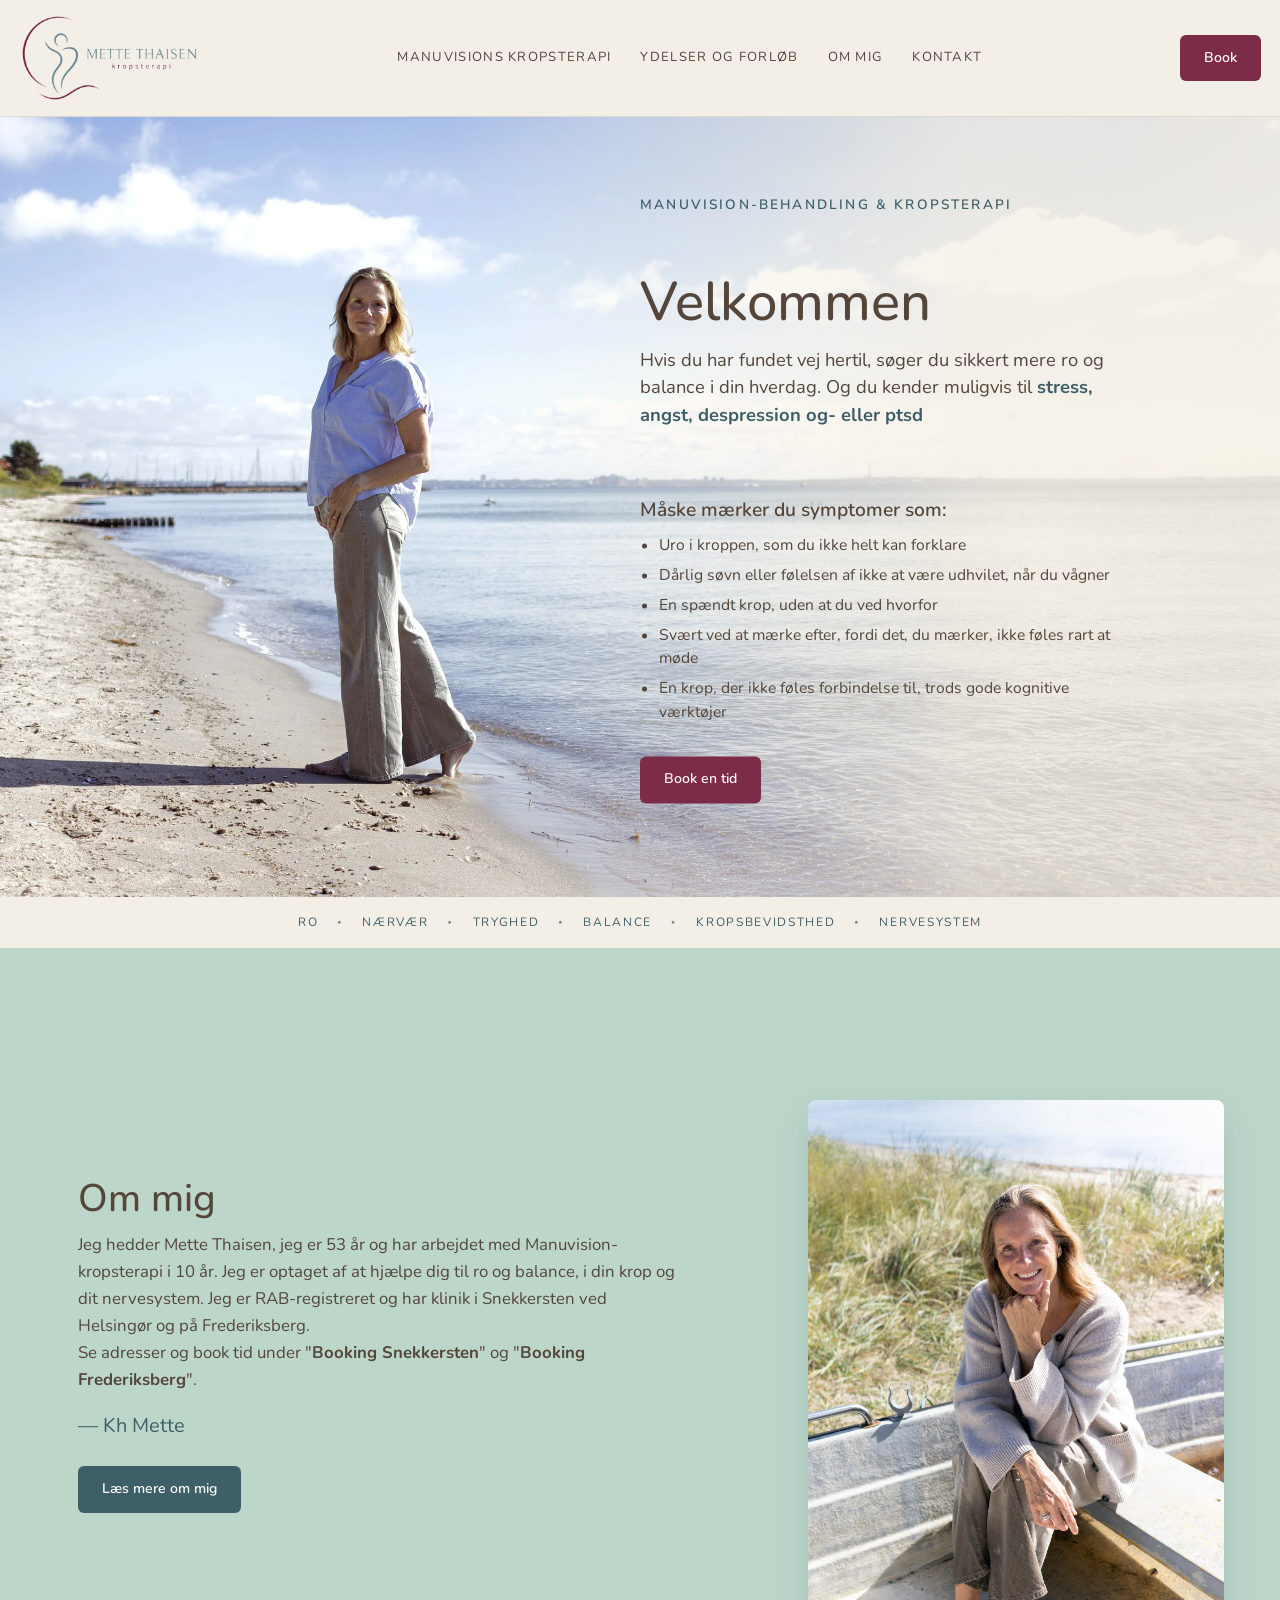
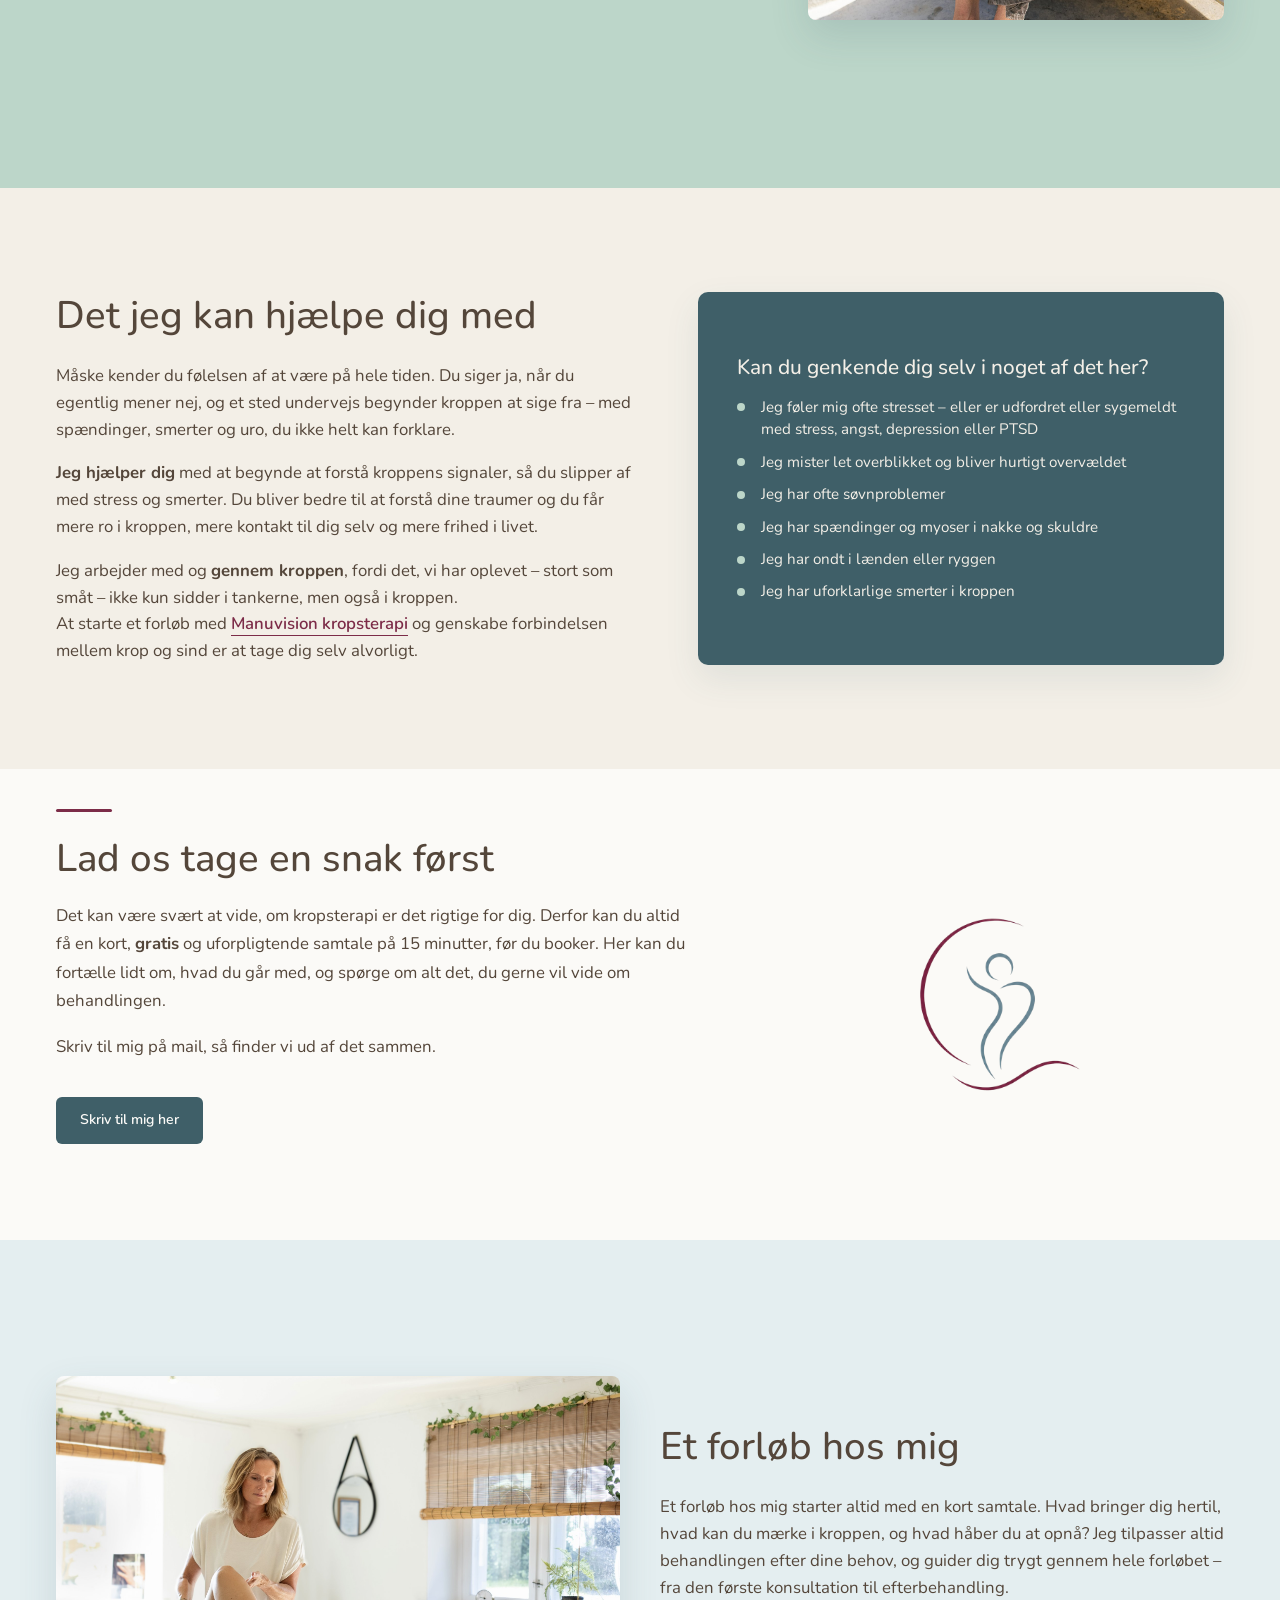
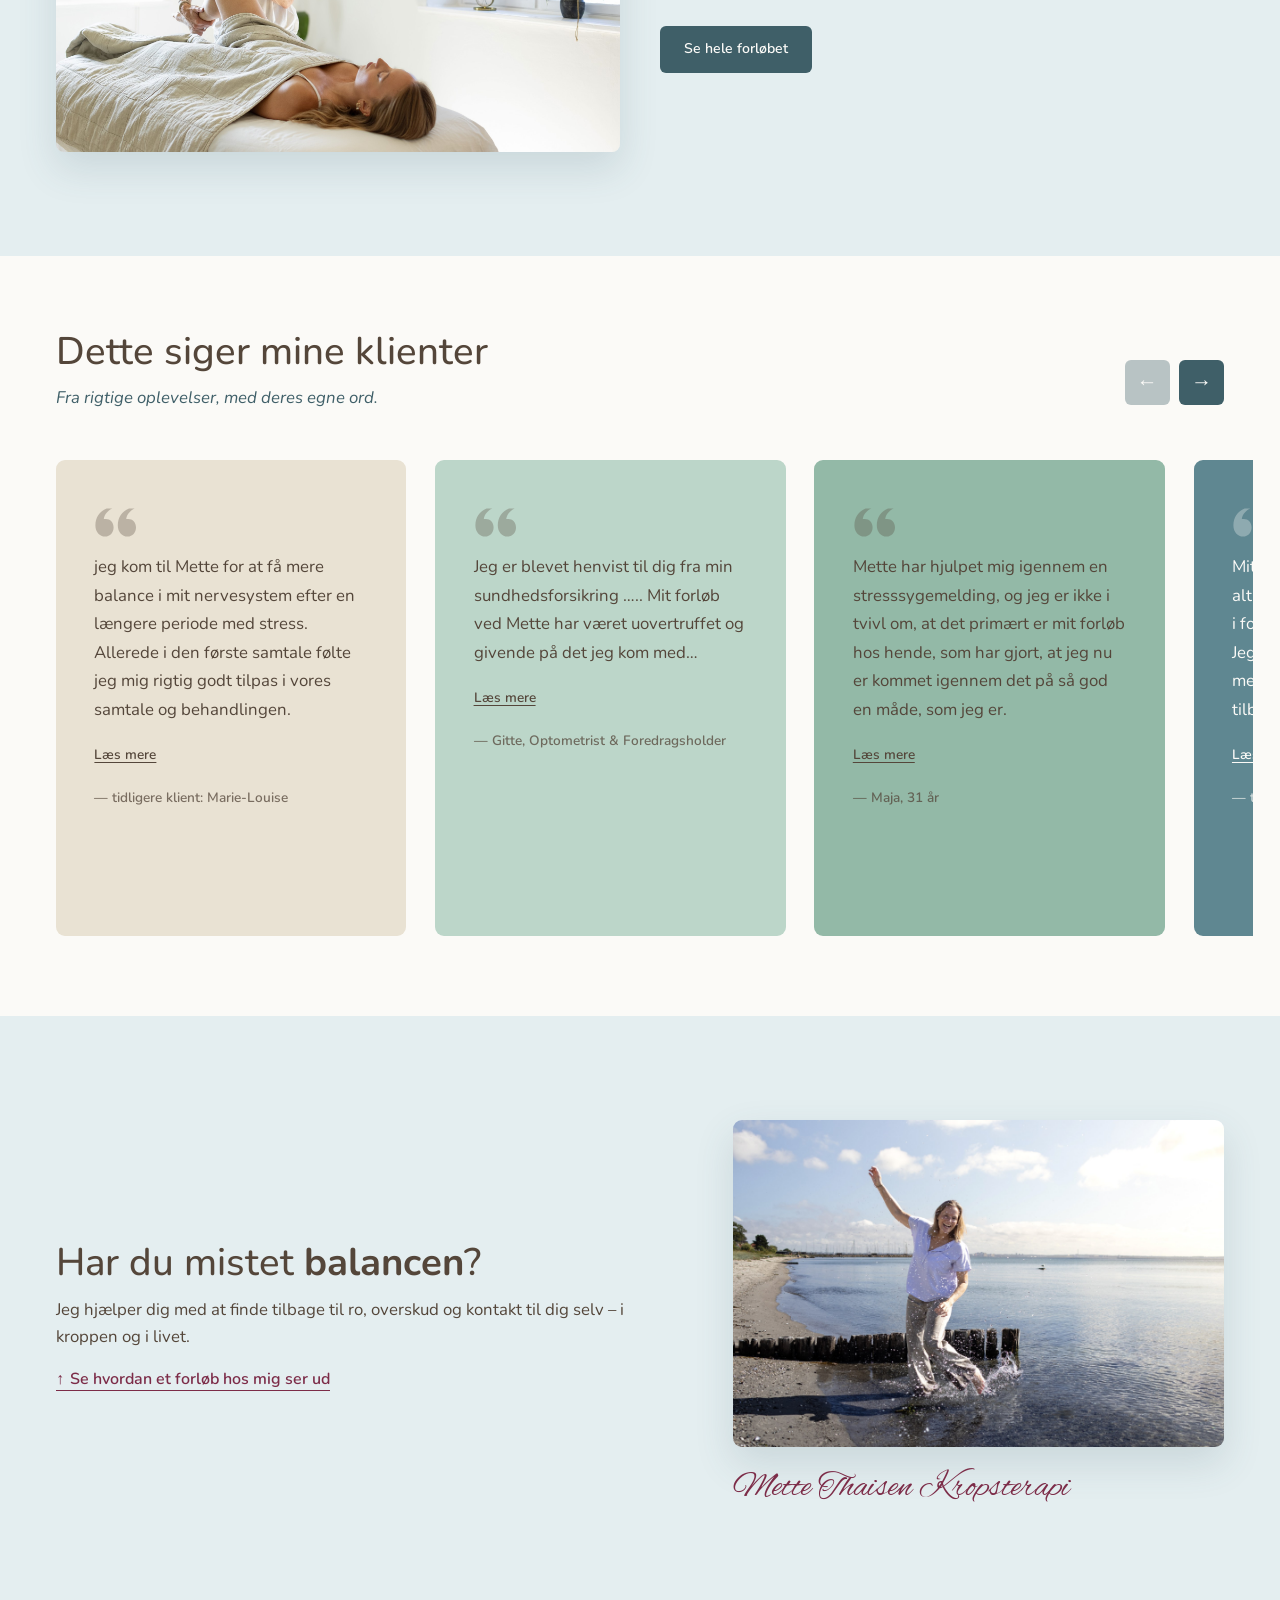
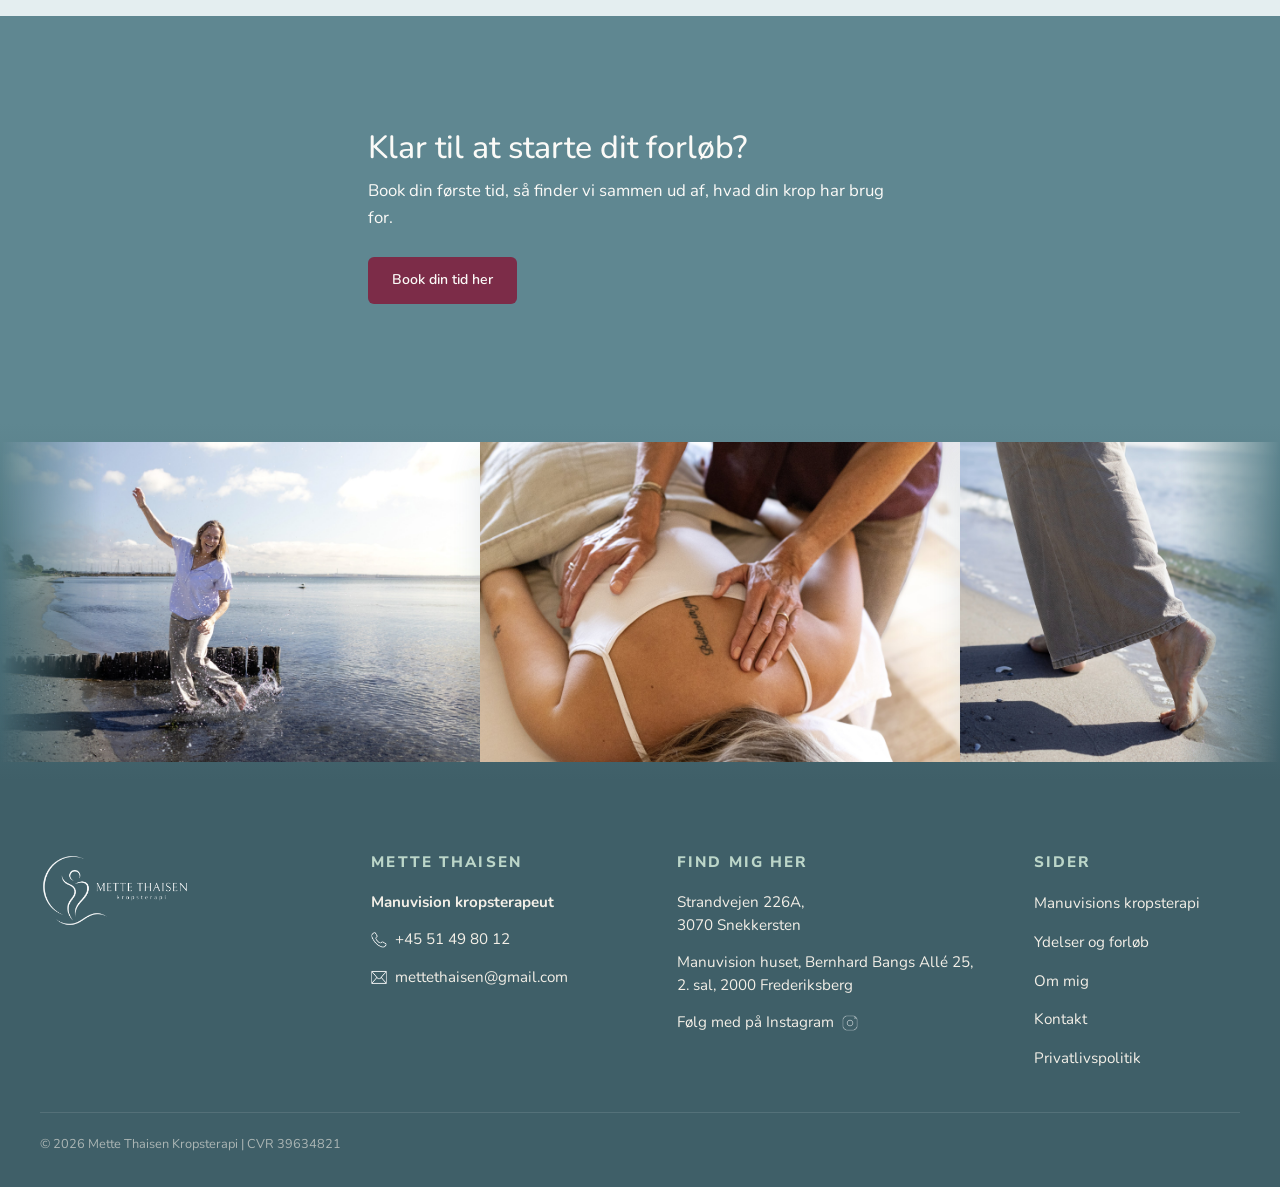
<file: index.html>
<!DOCTYPE html>
<html lang="da">

<head>
    <meta charset="UTF-8">
    <meta name="viewport" content="width=device-width, initial-scale=1.0">
    <title>Mette Thaisen – Kropsterapeut</title>
    <meta name="description"
        content="Mette Thaisen tilbyder Manuvision-behandling og kropsterapi med fokus på krop og sind.">


    <link rel="icon" href="favicon.ico" sizes="any">
    <link rel="icon" type="image/png" href="images/favicon/favicon-32.png" sizes="32x32">
    <link rel="apple-touch-icon" href="images/favicon/apple-touch-icon.png">

    <!-- Google Fonts: preconnect gør indlæsningen af skrifttyperne hurtigere -->
    <link rel="preconnect" href="https://fonts.googleapis.com">
    <link rel="preconnect" href="https://fonts.gstatic.com" crossorigin>
    <link
        href="https://fonts.googleapis.com/css2?family=Nunito:wght@300..800&family=Nunito+Sans:ital,wght@0,300..800;1,300..800&family=Alex+Brush&display=swap"
        rel="stylesheet">

    <!-- base.css = fælles for alle sider. index.css = kun forsiden. -->
    <!-- Fortæller CSS, at JavaScript virker (bruges til de rolige animationer) -->
    <script>document.documentElement.classList.add("js");</script>
    <link rel="stylesheet" href="css/base.css">
    <link rel="stylesheet" href="css/index.css">
</head>

<body>

    <header>
        <nav>
            <a href="index.html" class="logo">
                <img src="images/logoer/logo-lockup-blaa.png" alt="Mette Thaisen - kropsterapi">
            </a>

            <!-- Vises kun på computer, se css/base.css -->
            <div class="skrivebord-links">
                <a href="manuvision.html">Manuvisions kropsterapi</a>
                <a href="forloeb.html">Ydelser og forløb</a>
                <a href="om-mig.html">Om mig</a>
                <a href="kontakt.html">Kontakt</a>
            </div>
            <a href="https://system.easypractice.net/book/mette-thaisen-kropsterapi#choose-where" target="_blank"
                rel="noopener" class="book-knap-desktop">Book</a>

            <!-- Vises kun på mobil/tablet: burgermenu, se css/base.css. Samme links som på computer. -->
            <details class="mobilmenu">
                <summary class="mobilmenu-knap">Menu</summary>
                <div class="menu-links">
                    <a href="manuvision.html">Manuvisions kropsterapi</a>
                    <a href="forloeb.html">Ydelser og forløb</a>
                    <a href="om-mig.html">Om mig</a>
                    <a href="kontakt.html">Kontakt</a>
                    <a href="https://system.easypractice.net/book/mette-thaisen-kropsterapi#choose-where"
                        target="_blank" rel="noopener" class="book-knap">Book</a>
                </div>
            </details>
        </nav>
    </header>

    <main>

        <!-- ====== HERO: stort strandbillede ====== -->
        <div class="hero">
            <figure>
                <!-- srcset = browseren vælger selv den mindste fil, der er skarp nok til skærmen -->
                <img src="images/billeder/mette-paa-stranden-2400.webp"
                    srcset="images/billeder/mette-paa-stranden-1200.webp 1200w, images/billeder/mette-paa-stranden-2400.webp 2400w"
                    sizes="100vw" width="2400" height="1600"
                    alt="Mette Thaisen på stranden, i ro med havet i baggrunden">
            </figure>
            <div class="hero-tekst">
                <p class="kicker">Manuvision-behandling & kropsterapi</p>
                <h1>Velkommen </h1>
                <!-- <p>
                    Jeg hedder Mette og er uddannet Manuvision krops- og traumeterapeut. Jeg har arbejdet med klienter
                    siden 2017, og hver
                    dag hjælper jeg mennesker, der er udfordret af stress, angst eller et nervesystem, der har været på
                    overarbejde for
                    længe.</p> -->

                <h2>Hvis du har fundet vej hertil, søger du sikkert mere ro og balance i din hverdag. Og du kender
                    muligvis til <span class="speciel-hero">stress,
                        angst, despression og-
                        eller ptsd</span>

                </h2>


                <h2 class="overskrift_ul">Måske mærker du symptomer som:</h2>
                <ul>

                    <li>
                        Uro i kroppen, som du ikke helt kan forklare
                    </li>
                    <li>Dårlig søvn eller følelsen af ikke at være udhvilet, når du vågner</li>
                    <li>En spændt krop, uden at du ved hvorfor</li>

                    <li>Svært ved at mærke efter, fordi det, du mærker, ikke føles rart at møde</li>
                    <li>En krop, der ikke føles forbindelse til, trods gode kognitive værktøjer</li>

                </ul>
                <div class="hero-knapper">
                    <a href="https://system.easypractice.net/book/mette-thaisen-kropsterapi#choose-where"
                        target="_blank" rel="noopener" class="knap">Book en tid</a>
                </div>
            </div>
        </div>


        <!-- ====== ORD-BÅND: små ord om det, siden handler om ====== -->
        <ul class="ord-baand" aria-label="Det handler om">
            <li>Ro</li>
            <li>Nærvær</li>
            <li>Tryghed</li>
            <li>Balance</li>
            <li>Kropsbevidsthed</li>
            <li>Nervesystem</li>
        </ul>

        <!-- ====== OM MIG – kort teaser ====== -->
        <section class="billede-kort om-mig-kort">
            <div class="kort-indhold"><img class="kort-billede" src="images/billeder/mette-ved-vandet.jpg"
                    alt="Mette Thaisen sidder afslappet ved vandet">
                <div class="kort-tekst">
                    <h2>Om mig</h2>
                    <p>Jeg hedder Mette Thaisen, jeg er 53 år og har arbejdet med Manuvision-kropsterapi i 10 år.
                        Jeg er optaget af at hjælpe dig til ro og balance, i din krop og dit nervesystem.
                        Jeg er RAB-registreret og har klinik i Snekkersten ved Helsingør og på Frederiksberg.

                        <br>
                        Se adresser og book tid under &quot;<b>Booking Snekkersten</b>&quot; og &quot;<b>Booking
                            Frederiksberg</b>&quot;.


                    </p>
                    <a href="om-mig.html" class="knap-lys">Læs mere om mig</a>
                </div>

            </div>
        </section>

        <!-- ====== DET KAN JEG HJÆLPE DIG MED ====== -->
        <section id="hjaelper-dig" class="hjaelper-dig">
            <h2>Det jeg kan hjælpe dig med</h2>
            <div class="hjaelper-dig-indhold">
                <div class="hjaelper-dig-tekst">
                    <p>Måske kender du følelsen af at være på hele tiden. Du siger ja, når du egentlig mener nej, og et
                        sted undervejs begynder
                        kroppen at sige fra – med spændinger, smerter og uro, du ikke helt kan forklare.

                    </p>

                    <p><b>Jeg hjælper dig</b> med at begynde at forstå kroppens signaler, så du slipper af med stress og
                        smerter.
                        Du
                        bliver
                        bedre til at forstå dine
                        traumer og du får mere ro i kroppen, mere
                        kontakt til dig selv og mere
                        frihed i livet.</p>

                    <p>Jeg arbejder med og <b>gennem kroppen</b>, fordi det, vi har oplevet – stort som småt – ikke kun
                        sidder
                        i tankerne, men også i
                        kroppen. <br>
                        At starte et forløb med <a href="https://manuvision.dk/hvad-er-manuvision-kropsterapi/"
                            class="tekst-link" target="_blank" rel="noopener">Manuvision kropsterapi</a> og genskabe
                        forbindelsen mellem krop og sind er at tage dig selv alvorligt.</p>
                </div>

                <!-- ====== TJEKLISTE ====== -->
                <div class="tjekliste">
                    <h3>Kan du genkende dig selv i noget af det her?</h3>
                    <ul>
                        <li>Jeg føler mig ofte stresset – eller er udfordret eller sygemeldt med stress, angst,
                            depression eller
                            PTSD</li>
                        <li>Jeg mister let overblikket og bliver hurtigt overvældet</li>
                        <li>Jeg har ofte søvnproblemer</li>
                        <li>Jeg har spændinger og myoser i nakke og skuldre</li>
                        <li>Jeg har ondt i lænden eller ryggen</li>
                        <li>Jeg har uforklarlige smerter i kroppen</li>
                    </ul>
                </div>
            </div>
        </section>
        <!-- ====== UFORPLIGTENDE SAMTALE ====== -->
        <section class="uforpligtende_samtale">
            <div class="samtale-indhold">
                <h2>Lad os tage en snak først</h2>
                <p>Det kan være svært at vide, om kropsterapi er det rigtige for dig. Derfor kan du altid få en
                    kort, <span class="ord-fremhaevet">gratis</span> og uforpligtende samtale på 15 minutter, før du
                    booker. Her kan du fortælle lidt om, hvad du
                    går med, og spørge om alt det, du gerne vil vide om behandlingen.</p>
                <p>Skriv til mig på mail, så finder vi ud af det sammen.</p>
                <a class="knap-lys" href="mailto:mettethaisen@gmail.com">Skriv til mig her</a>
            </div>
        </section> <!-- ====== ET FORLØB HOS MIG – teaser ====== -->
        <section id="et-forloeb-hos-mig" class="billede-kort forloeb-kort">
            <div class="kort-indhold">
                <img class="kort-billede" src="images/billeder/behandling-af-ben.jpg"
                    alt="Behandling af knæ og ben hos Mette Thaisen">
                <div class="kort-tekst">
                    <h2>Et forløb hos mig</h2>
                    <p>Et forløb hos mig starter altid med en kort samtale. Hvad bringer dig hertil, hvad kan du mærke i
                        kroppen,
                        og hvad håber du at opnå? Jeg tilpasser altid behandlingen efter dine behov, og guider dig trygt
                        gennem hele
                        forløbet – fra den første konsultation til efterbehandling.</p>
                    <a href="forloeb.html" class="knap-lys">Se hele forløbet</a>

                </div>
            </div>

        </section>



        <!-- ====== HVAD ANDRE SIGER – udtalelser ====== -->
        <section class="udtalelser">
            <h2>Dette siger mine klienter</h2>
            <p class="udtalelser-intro">Fra rigtige oplevelser, med deres egne ord.</p>
            <div class="udtalelse-liste">
                <blockquote>
                    <svg class="deko-citat" viewBox="0 0 60 44" width="34" height="26" fill="none">
                        <path
                            d="M18 0C8 4 2 13 2 24C2 33 8 40 16 40C23 40 28 34 28 27C28 20 23 15 17 15C16 15 15 15 14 15C15 8 20 3 26 0L18 0Z" />
                        <path
                            d="M50 0C40 4 34 13 34 24C34 33 40 40 48 40C55 40 60 34 60 27C60 20 55 15 49 15C48 15 47 15 46 15C47 8 52 3 58 0L50 0Z" />
                    </svg>
                    <p>jeg kom til Mette for at få mere balance i mit nervesystem efter en længere periode med stress.
                        Allerede i
                        den første samtale følte jeg mig rigtig godt tilpas i vores samtale og behandlingen.</p>
                    <details>
                        <summary>Læs mere</summary>
                        <p>Mette er en utrolig dygtig, empatisk og nærværende behandler. Mette har en unik måde at møde
                            dig på,
                            hvor du er, hvordan du har det i kroppen og netop hvad du har brug for af behandling. Efter
                            bare to
                            behandlinger kunne jeg mærke en stor forskel, en ro og balance i kroppen som påvirkede mit
                            sind og mine
                            følelser positivt. Arbejdet med Mette har givet mig en indsigt i hvordan krop og sind hænger
                            sammen, og
                            at vi ikke kun kan tale os til at komme i balance. Mange af svarene ligger i kroppen og her
                            kan jeg på
                            det varmeste anbefale Mette og Manuvision teknikken.</p>
                    </details>
                    <cite>— tidligere klient: Marie-Louise</cite>
                </blockquote>
                <blockquote>
                    <svg class="deko-citat" viewBox="0 0 60 44" width="34" height="26" fill="none"
                        xmlns="http://www.w3.org/2000/svg" aria-hidden="true">
                        <path
                            d="M18 0C8 4 2 13 2 24C2 33 8 40 16 40C23 40 28 34 28 27C28 20 23 15 17 15C16 15 15 15 14 15C15 8 20 3 26 0L18 0Z" />
                        <path
                            d="M50 0C40 4 34 13 34 24C34 33 40 40 48 40C55 40 60 34 60 27C60 20 55 15 49 15C48 15 47 15 46 15C47 8 52 3 58 0L50 0Z" />
                    </svg>
                    <p>Jeg er blevet henvist til dig fra min sundhedsforsikring ….. Mit forløb ved Mette har været
                        uovertruffet
                        og givende på det jeg kom med…</p>
                    <details>
                        <summary>Læs mere</summary>
                        <p>Mette ser det hele menneske og går ind i de ting der røre sig i det øjeblik, der opstår inden
                            og under
                            behandlingen. Mette er lyttende og givende og er helt tilstede under hele den tid du er i
                            hendes hænder.
                            Tak for at gå hos dig - De bedste anbefalinger og TAK</p>
                    </details>
                    <cite>— Gitte, Optometrist & Foredragsholder</cite>
                </blockquote>
                <blockquote>
                    <svg class="deko-citat" viewBox="0 0 60 44" width="34" height="26" fill="none"
                        xmlns="http://www.w3.org/2000/svg" aria-hidden="true">
                        <path
                            d="M18 0C8 4 2 13 2 24C2 33 8 40 16 40C23 40 28 34 28 27C28 20 23 15 17 15C16 15 15 15 14 15C15 8 20 3 26 0L18 0Z" />
                        <path
                            d="M50 0C40 4 34 13 34 24C34 33 40 40 48 40C55 40 60 34 60 27C60 20 55 15 49 15C48 15 47 15 46 15C47 8 52 3 58 0L50 0Z" />
                    </svg>
                    <p>Mette har hjulpet mig igennem en stresssygemelding, og jeg er ikke i tvivl om, at det primært er
                        mit
                        forløb hos hende, som har gjort, at jeg nu er kommet igennem det på så god en måde, som jeg er.
                    </p>
                    <details>
                        <summary>Læs mere</summary>
                        <p>Mettes rolige og nærværende facon gav mig mulighed for at åbne for de svære følelser, som
                            havde sat sig
                            i mig, og hun hjalp mig med at få dem sat fri, så jeg kunne komme videre. Jeg vil varmt
                            anbefale Mette
                            til andre.</p>
                    </details>
                    <cite>— Maja, 31 år</cite>
                </blockquote>
                <blockquote>
                    <svg class="deko-citat" viewBox="0 0 60 44" width="34" height="26" fill="none"
                        xmlns="http://www.w3.org/2000/svg" aria-hidden="true">
                        <path
                            d="M18 0C8 4 2 13 2 24C2 33 8 40 16 40C23 40 28 34 28 27C28 20 23 15 17 15C16 15 15 15 14 15C15 8 20 3 26 0L18 0Z" />
                        <path
                            d="M50 0C40 4 34 13 34 24C34 33 40 40 48 40C55 40 60 34 60 27C60 20 55 15 49 15C48 15 47 15 46 15C47 8 52 3 58 0L50 0Z" />
                    </svg>
                    <p>Mit forløb hos Mette har været på i alt 10 gange henover ca. 3 måneder i foråret ifm. en stress
                        sygemelding. Jeg har været ramt af stress før, men denne gang var jeg slået helt tilbage til
                        ‘start’.</p>
                    <details>
                        <summary>Læs mere</summary>
                        <p>Mette hjalp mig med at få ro på mit nervesystem, så jeg igen kunne trække vejret, mærke min
                            krop og
                            mine grænser og dermed også blive bedre til at sætte mine grænser. Jeg ved ikke om man kan
                            sige jeg har
                            ændret mig, men jeg føler jeg står et andet sted nu. Et mere ægte sted, hvor jeg bedre kan
                            tillade det
                            som jeg mærker.</p>
                    </details>
                    <cite>— tidligere klient: ma</cite>
                </blockquote>
                <blockquote>
                    <svg class="deko-citat" viewBox="0 0 60 44" width="34" height="26" fill="none"
                        xmlns="http://www.w3.org/2000/svg" aria-hidden="true">
                        <path
                            d="M18 0C8 4 2 13 2 24C2 33 8 40 16 40C23 40 28 34 28 27C28 20 23 15 17 15C16 15 15 15 14 15C15 8 20 3 26 0L18 0Z" />
                        <path
                            d="M50 0C40 4 34 13 34 24C34 33 40 40 48 40C55 40 60 34 60 27C60 20 55 15 49 15C48 15 47 15 46 15C47 8 52 3 58 0L50 0Z" />
                    </svg>
                    <p>Kom til Mette ifm. en stresssygemelding. Har oven i stressen længe haft spændinger og ondt i
                        nakke og
                        skuldre -og i løbet af de første 4 gange jeg var der, med en uges interval i starten, fik jeg
                        mere ro,
                        bedre søvn og langsomt fortog smerterne i nakke og skuldre sig også.</p>
                    <details>
                        <summary>Læs mere</summary>
                        <p>I dag kommer jeg forbi, når jeg synes jeg trænger til at mærke min krop igen og komme lidt
                            mere
                            tilstede. Eller når det hele er blevet lidt (for) spændt igen. Jeg har det meget bedre og
                            har fået
                            bedre balance i mit arbejds- og privatliv efter jeg har gået til kropsterapi hos Mette.</p>
                    </details>
                    <cite>— tidligere klient: Søren</cite>
                </blockquote>
                <blockquote>
                    <svg class="deko-citat" viewBox="0 0 60 44" width="34" height="26" fill="none"
                        xmlns="http://www.w3.org/2000/svg" aria-hidden="true">
                        <path
                            d="M18 0C8 4 2 13 2 24C2 33 8 40 16 40C23 40 28 34 28 27C28 20 23 15 17 15C16 15 15 15 14 15C15 8 20 3 26 0L18 0Z" />
                        <path
                            d="M50 0C40 4 34 13 34 24C34 33 40 40 48 40C55 40 60 34 60 27C60 20 55 15 49 15C48 15 47 15 46 15C47 8 52 3 58 0L50 0Z" />
                    </svg>
                    Jeg har gået hos Mette i over et år, og hver gang går jeg derfra lettere og mere afklaret. Hendes
                    tilgang er
                    faglig, varm og meget nærværende.
                    <cite>— tidligere klient</cite>
                </blockquote>
            </div>
        </section>
        <!-- ====== BALANCE – lille "hint"-sektion, kort og billede ====== -->
        <section class="balance-teaser">

            <div class="balance-teaser-tekst">
                <h2>Har du mistet <span class="ord-fremhaevet">balancen</span>?</h2>
                <p>Jeg hjælper dig med at finde tilbage til ro, overskud og kontakt til dig selv – i kroppen og i livet.
                </p>
                <a href="#et-forloeb-hos-mig" class="tekst-link tekst-link-op">Se hvordan et forløb hos mig ser ud</a>
            </div>
            <div class="balance-teaser-foto">
                <img src="images/billeder/mette-glad-i-vandkanten.jpg"
                    alt="Mette Thaisen glad og i bevægelse ved vandkanten">
                <!-- Signatur under billedet (et link til bookingsystemet) -->
                <a class="bjaelke" href="https://system.easypractice.net/book/mette-thaisen-kropsterapi#choose-where"
                    target="_blank" rel="noopener">
                    <h2>Mette Thaisen Kropsterapi</h2>
                </a>
            </div>
        </section>



        <!-- ====== BOOK-BÅND: ligger lige over galleriet ====== -->
        <div class="book-band">
            <h2>Klar til at starte dit forløb?</h2>
            <p>Book din første tid, så finder vi sammen ud af, hvad din krop har brug for.</p>
            <a href="https://system.easypractice.net/book/mette-thaisen-kropsterapi#choose-where" target="_blank"
                rel="noopener" class="knap">Book din tid her</a>
        </div>

        <!-- ====== GALLERI ====== -->
        <section class="galleri">

            <div class="galleri-billeder">
                <div class="karrusel-spor">
                    <!-- SÆT 1: alle liggende billeder, blandet så beach- og klinikbilleder skiftevis. -->
                    <img src="images/billeder/mette-glad-i-vandkanten.jpg" alt="Mette Thaisen på stranden">
                    <img src="images/billeder/mette-giver-behandling.jpg" alt="Behandling hos Mette Thaisen">
                    <img src="images/billeder/fodder-i-vandkanten.jpg" alt="Fødder i vandkanten på stranden">
                    <img src="images/billeder/behandling-af-ben.jpg" alt="Behandling af knæ og ben">
                    <img src="images/billeder/mette-ved-traet.jpg" alt="Mette Thaisen ved et træ">
                    <img src="images/billeder/mette-behandling-ryg.jpg" alt="Behandling hos Mette Thaisen">
                    <img src="images/billeder/mette-gaar-paa-stranden.jpg" alt="Mette Thaisen går langs stranden">
                    <img src="images/billeder/mette-behandling-skulder.jpg" alt="Mette Thaisen behandler en skulder">
                    <img src="images/billeder/mette-arme-ud-stranden.jpg" alt="Mette Thaisen med armene ud på stranden">
                    <img src="images/billeder/mette-behandling-haandled.jpg" alt="Mette Thaisen behandler et håndled">
                    <img src="images/billeder/mette-paa-stranden-1200.webp" alt="Mette Thaisen på stranden">
                    <img src="images/billeder/mette-behandling-hoved.jpg" alt="Mette Thaisen behandler hovedet">
                    <img src="images/billeder/mette-ved-stranden.jpg" alt="Mette Thaisen ved vandet">
                    <img src="images/billeder/mette-behandling-fod.jpg" alt="Mette Thaisen behandler en fod">

                    <!-- SÆT 2: NØJAGTIG samme billeder gentaget i samme rækkefølge (skjult for skærmlæsere).
               Skal altid være en kopi af sæt 1, ellers hopper løkken. -->
                    <img src="images/billeder/mette-glad-i-vandkanten.jpg" alt="" aria-hidden="true">
                    <img src="images/billeder/mette-giver-behandling.jpg" alt="" aria-hidden="true">
                    <img src="images/billeder/fodder-i-vandkanten.jpg" alt="" aria-hidden="true">
                    <img src="images/billeder/behandling-af-ben.jpg" alt="" aria-hidden="true">
                    <img src="images/billeder/mette-ved-traet.jpg" alt="" aria-hidden="true">
                    <img src="images/billeder/mette-behandling-ryg.jpg" alt="" aria-hidden="true">
                    <img src="images/billeder/mette-gaar-paa-stranden.jpg" alt="" aria-hidden="true">
                    <img src="images/billeder/mette-behandling-skulder.jpg" alt="" aria-hidden="true">
                    <img src="images/billeder/mette-arme-ud-stranden.jpg" alt="" aria-hidden="true">
                    <img src="images/billeder/mette-behandling-haandled.jpg" alt="" aria-hidden="true">
                    <img src="images/billeder/mette-paa-stranden-1200.webp" alt="" aria-hidden="true">
                    <img src="images/billeder/mette-behandling-hoved.jpg" alt="" aria-hidden="true">
                    <img src="images/billeder/mette-ved-stranden.jpg" alt="" aria-hidden="true">
                    <img src="images/billeder/mette-behandling-fod.jpg" alt="" aria-hidden="true">
                </div>
            </div>

        </section>
    </main>


    <footer>

        <div class="footer-top">
            <div class="footer-logo">
                <img src="images/logoer/logo-lockup-hvid.png" alt="Mette Thaisen - kropsterapi">
            </div>

            <div class="footer-kontakt">
                <h2>Mette Thaisen</h2>
                <p>Manuvision kropsterapeut</p>
                <p><a href="tel:+4551498012"><img src="images/ikoner/telefon-hvid.png" alt="">+45 51 49 80 12</a></p>
                <p class="footer-mail"><a href="mailto:mettethaisen@gmail.com"><img src="images/ikoner/mail-hvid.png"
                            alt="">mettethaisen@gmail.com</a></p>
            </div>

            <div class="footer-adresse">
                <h2>Find mig her</h2>
                <p>Strandvejen 226A,<br>3070 Snekkersten</p>
                <p>Manuvision huset, Bernhard Bangs Allé 25, 2.&nbsp;sal, 2000&nbsp;Frederiksberg</p>
                <p><a href="https://www.instagram.com/mettethaisenkropsterapi/" target="_blank" rel="noopener">Følg med
                        på Instagram <img src="images/ikoner/instagram-hvid.png" alt="mette insta"></a>
                </p>
            </div>

            <div class="footer-sider">
                <h2>Sider</h2>
                <a href="manuvision.html">Manuvisions kropsterapi</a>
                <a href="forloeb.html">Ydelser og forløb</a>
                <a href="om-mig.html">Om mig</a>
                <a href="kontakt.html">Kontakt</a>
                <a href="privatlivspolitik.html">Privatlivspolitik</a>
            </div>
        </div>

        <p class="footer-cvr">© 2026 Mette Thaisen Kropsterapi | CVR 39634821</p>
    </footer>

    <script src="script.js"></script>
</body>

</html>
</file>
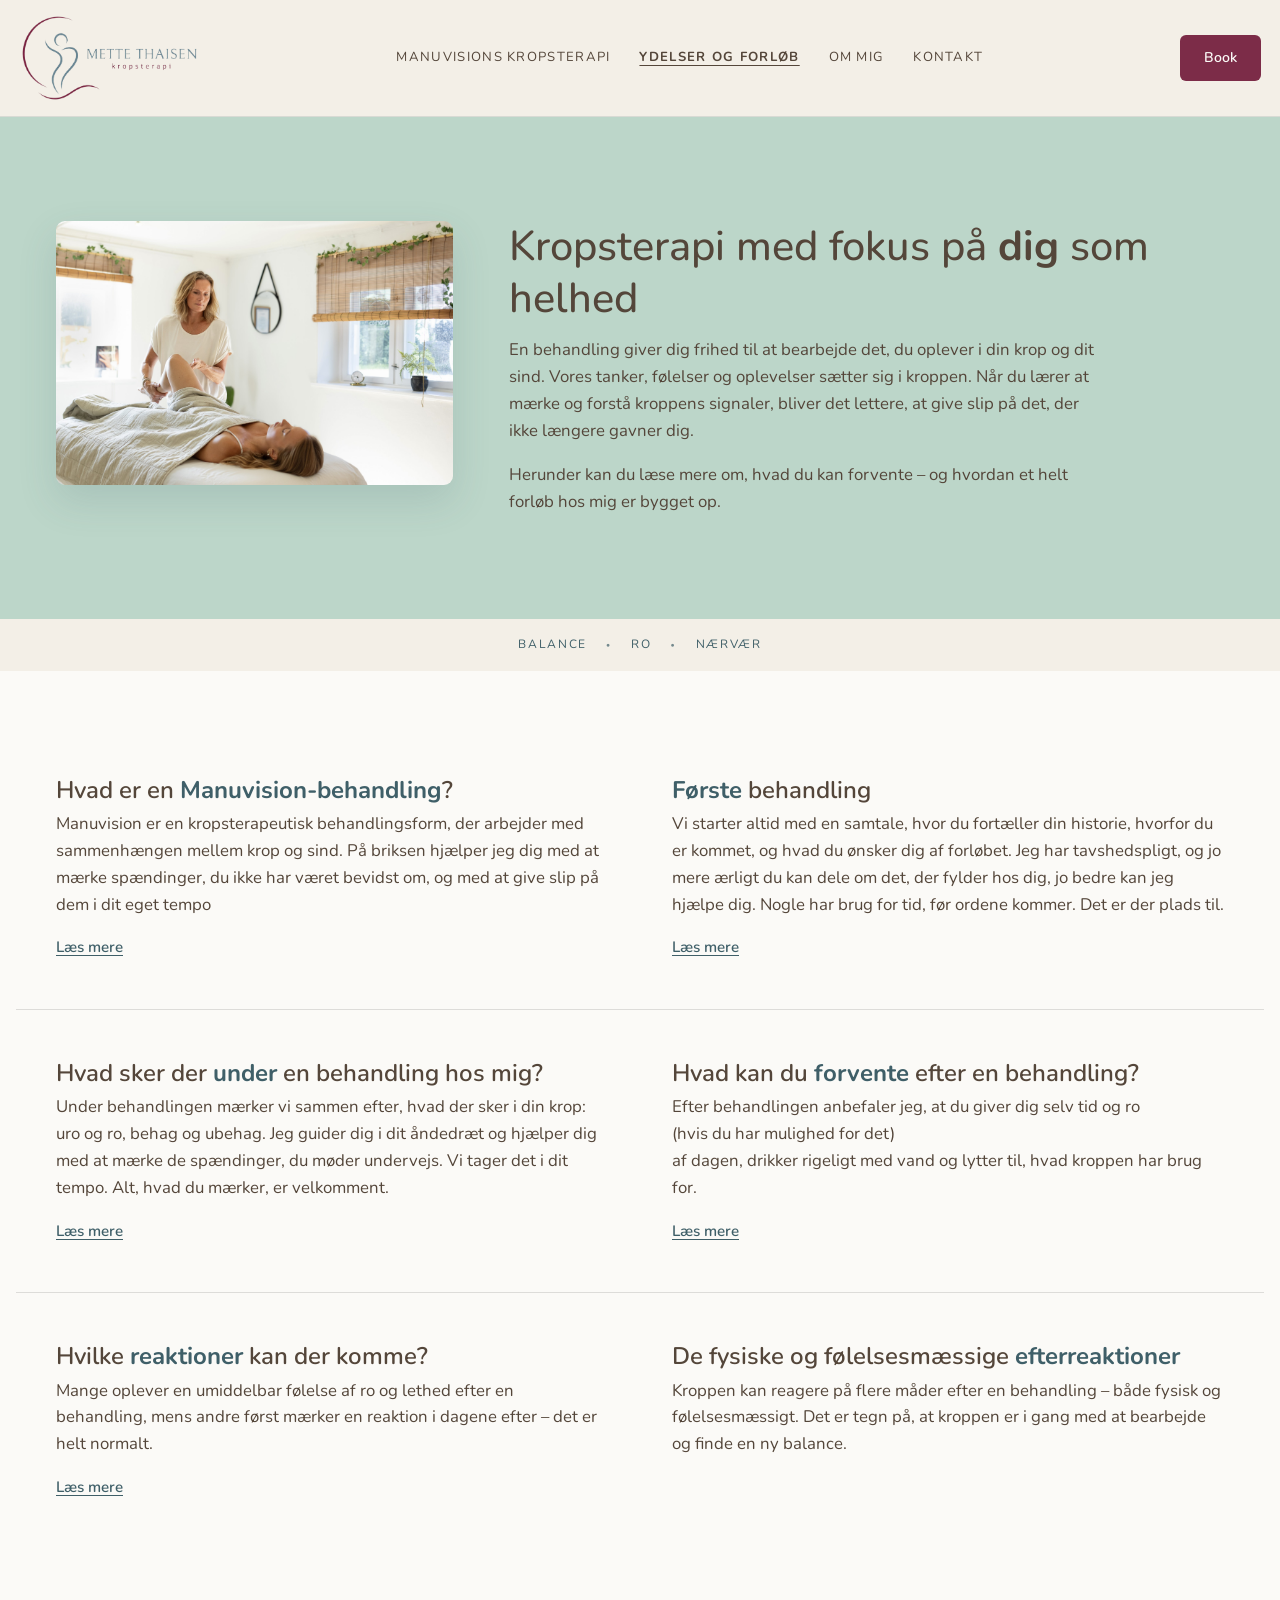
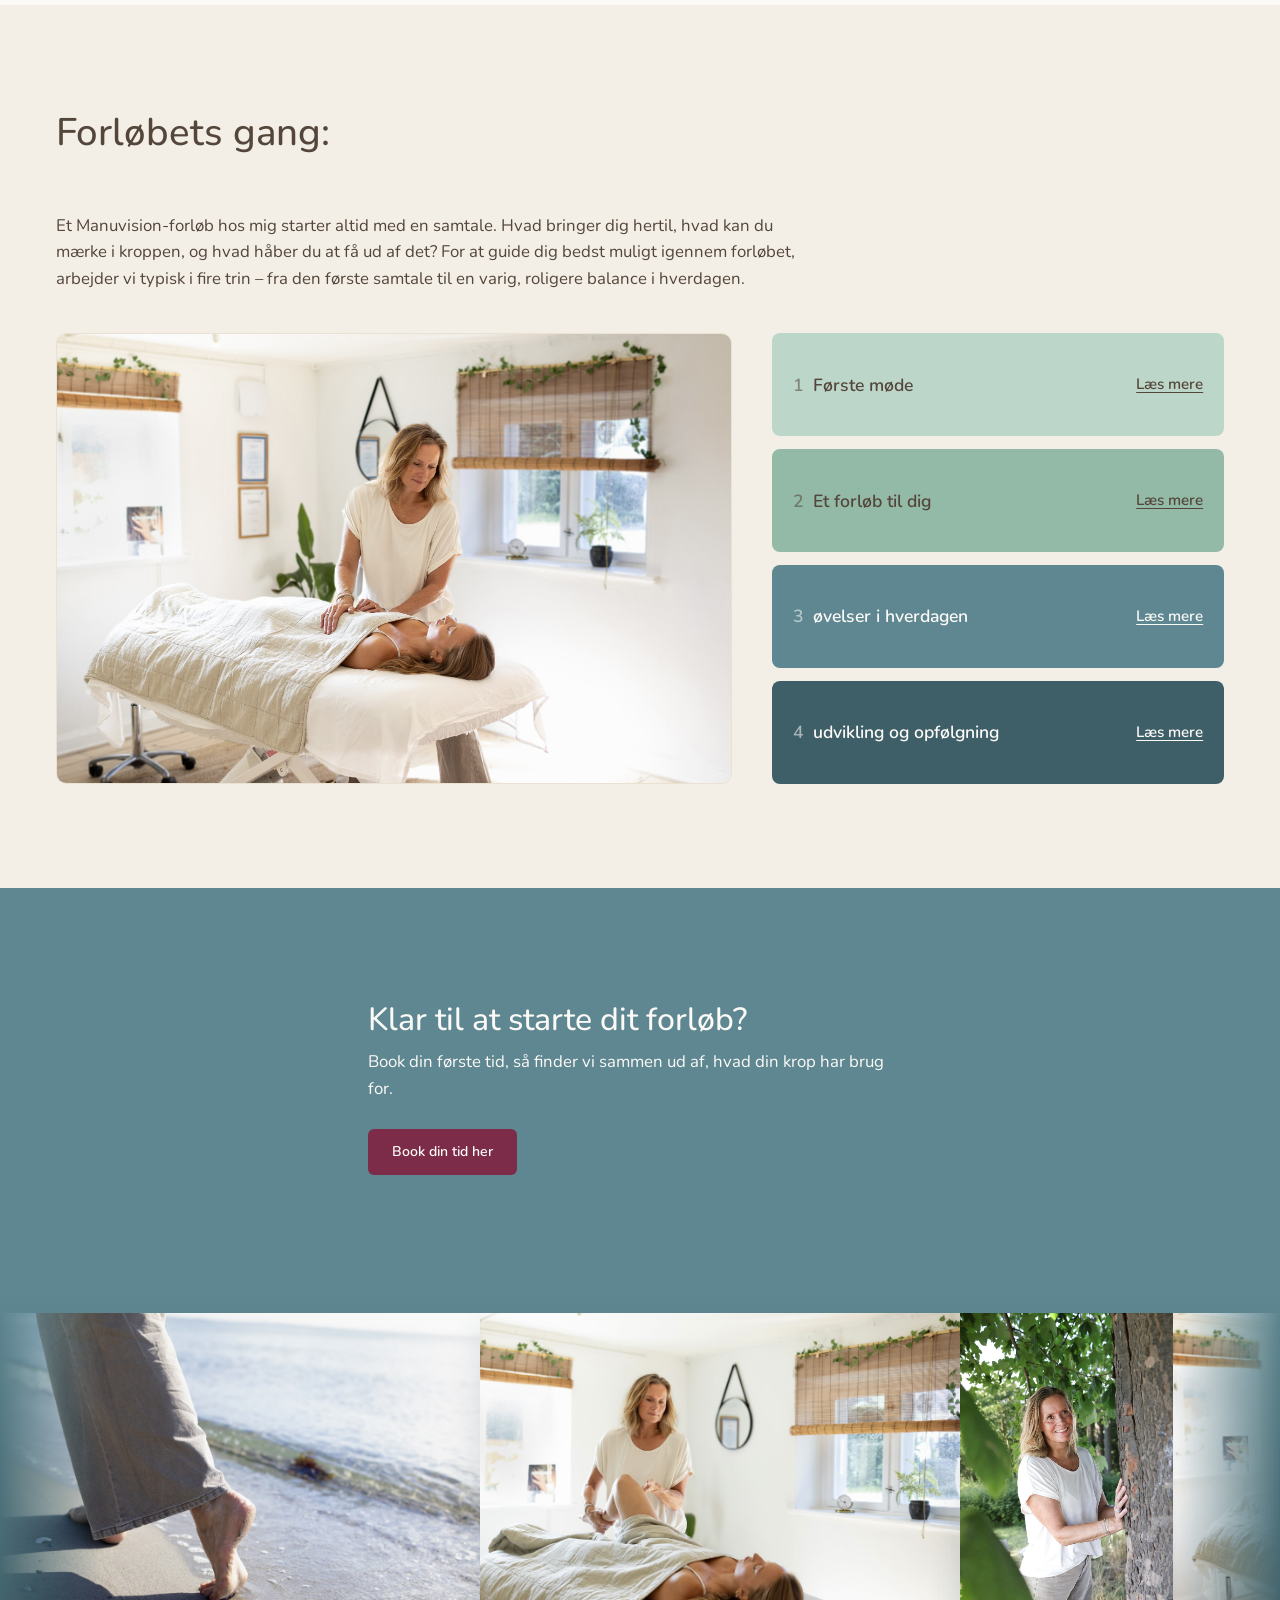
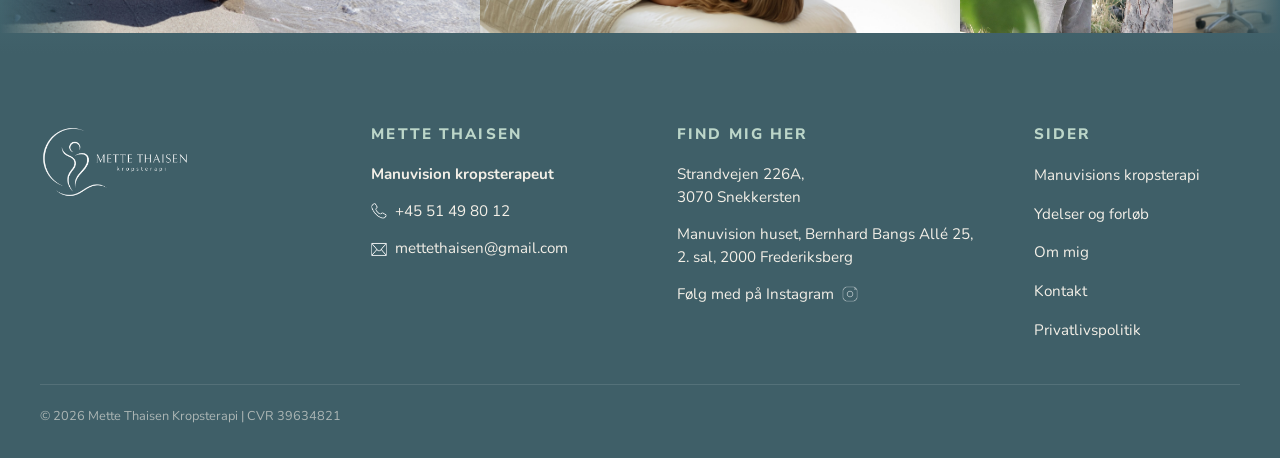
<file: forloeb.html>
<!DOCTYPE html>
<html lang="da">

<head>
  <meta charset="UTF-8">
  <meta name="viewport" content="width=device-width, initial-scale=1.0">
  <title>Ydelser og forløb – Mette Thaisen</title>
  <meta name="description"
    content="Læs om Manuvision-behandlingen, hvilke reaktioner der kan komme, og hvordan et forløb hos Mette Thaisen ser ud.">
  <link rel="icon" href="favicon.ico" sizes="any">
  <link rel="icon" type="image/png" href="images/favicon/favicon-32.png" sizes="32x32">
  <link rel="apple-touch-icon" href="images/favicon/apple-touch-icon.png">
  <link rel="preconnect" href="https://fonts.googleapis.com">
  <link
    href="https://fonts.googleapis.com/css2?family=Nunito:wght@300..800&family=Nunito+Sans:ital,wght@0,300..800;1,300..800&family=Alex+Brush&display=swap"
    rel="stylesheet">
  <!-- Fortæller CSS, at JavaScript virker (bruges til de rolige animationer) -->
  <script>document.documentElement.classList.add("js");</script>
  <link rel="stylesheet" href="css/base.css">
  <link rel="stylesheet" href="css/forloeb.css">
</head>

<body>

  <header>
    <nav>
      <a href="index.html" class="logo">
        <img src="images/logoer/logo-lockup-blaa.png" alt="Mette Thaisen - kropsterapi">
      </a>

      <!-- Vises kun på computer, se css/base.css -->
      <div class="skrivebord-links">
        <a href="manuvision.html">Manuvisions kropsterapi</a>
        <a href="forloeb.html">Ydelser og forløb</a>
        <a href="om-mig.html">Om mig</a>
        <a href="kontakt.html">Kontakt</a>
      </div>
      <a href="https://system.easypractice.net/book/mette-thaisen-kropsterapi#choose-where" target="_blank"
        rel="noopener" class="book-knap-desktop">Book</a>

      <!-- Vises kun på mobil/tablet: burgermenu, se css/base.css. Samme links som på computer. -->
      <details class="mobilmenu">
        <summary class="mobilmenu-knap">Menu</summary>
        <div class="menu-links">
          <a href="manuvision.html">Manuvisions kropsterapi</a>
          <a href="forloeb.html">Ydelser og forløb</a>
          <a href="om-mig.html">Om mig</a>
          <a href="kontakt.html">Kontakt</a>
          <a href="https://system.easypractice.net/book/mette-thaisen-kropsterapi#choose-where" target="_blank"
            rel="noopener" class="book-knap">Book</a>
        </div>
      </details>
    </nav>
  </header>

  <main>

    <!-- ====== INTRO ====== -->
    <div class="forloeb-intro">
      <figure>
        <img src="images/billeder/behandling-af-ben.jpg" alt="Mette Thaisen giver en behandling i klinikken">
      </figure>
      <div class="forloeb-intro-tekst">
        <h1>Kropsterapi med fokus på <span class="ord-fremhaevet">dig</span> som helhed</h1>
        <p>En behandling giver dig frihed til at bearbejde det, du oplever i din krop og dit sind. Vores tanker,
          følelser og oplevelser sætter sig i kroppen. Når du lærer at mærke og forstå kroppens signaler, bliver det
          lettere, at give slip på det, der ikke længere gavner dig.</p>
        <p>Herunder kan du læse mere om, hvad du kan forvente – og hvordan et helt forløb hos mig er bygget op.</p>
      </div>
    </div>

    <!-- ====== FANER TIL AT SPRINGE NED TIL EMNET ====== -->
    <div class="faner">
      <span>Balance</span>
      <span>Ro</span>
      <span>Nærvær</span>
    </div>

    <!-- ====== SPØRGSMÅL OG SVAR ====== -->
    <section class="sporgsmaal-svar">

      <div id="balance" class="qa-gruppe">
        <div class="qa-spoergsmaal">
          <h3>Hvad er en <span class="ord-fremhaevet">Manuvision-behandling</span>?</h3>
          <p>Manuvision er en kropsterapeutisk behandlingsform, der arbejder med sammenhængen mellem krop og sind.
            På briksen hjælper jeg dig med at mærke spændinger, du ikke har været bevidst om, og med at give slip på dem
            i dit eget tempo</p>
          <details>
            <summary>Læs mere</summary>
            <p>Jeg tilrettelægger altid behandlingen efter dét, du kommer med. Uanset om det er fysisk smerte, uro eller
              en følelse af at være "koblet fra" kroppen, tager vi udgangspunkt i din historie og dine behov.</p>
          </details>
        </div>

        <div class="qa-spoergsmaal">
          <h3><span class="ord-fremhaevet">Første</span> behandling</h3>
          <p>Vi starter altid med en samtale, hvor du fortæller din historie, hvorfor du er kommet, og hvad du ønsker
            dig af
            forløbet. Jeg har tavshedspligt, og jo mere ærligt du kan dele om det, der fylder hos dig, jo bedre kan jeg
            hjælpe dig.
            Nogle har brug for tid, før ordene kommer. Det er der plads til.</p>
          <details>
            <summary>Læs mere</summary>
            <p>Herefter lægger du dig på briksen, i tøj eller undertøj, alt efter hvad der føles bedst for dig.
              Løstsiddende tøj er en
              god idé. Du får et tæppe over dig, og jeg guider dig undervejs.</p>
          </details>
        </div>
      </div>

      <div id="ro" class="qa-gruppe">
        <div class="qa-spoergsmaal">
          <h3>Hvad sker der <span class="ord-fremhaevet">under</span> en behandling hos mig?</h3>
          <p>Under behandlingen mærker vi sammen efter, hvad der sker i din krop: uro og ro, behag og ubehag. Jeg guider
            dig i dit
            åndedræt og hjælper dig med at mærke de spændinger, du møder undervejs. Vi tager det i dit tempo. Alt, hvad
            du mærker,
            er velkomment.</p>
          <details>
            <summary>Læs mere</summary>
            <p>Vi hænger sammen som hele mennesker – vi er ikke bare et hoved eller en krop. Det er sammenhængen her
              imellem, jeg
              finder mest interessant, og det er ofte her, vi finder svarene, når vi arbejder med kroppen sammen.</p>
            <p>

              Jeg behandler for at komme ind til kernen af den udfordring, du står med – uanset om den er fysisk, mental
              eller begge
              dele. Det er nemlig lige præcis dér, vi sammen kan skabe en meningsfuld forandring for dig.</p>

            <p>Jeg er stærk i min intuition og indføling, og jeg bruger mine kropsterapeutiske værktøjer til at hjælpe
              dig med at give
              slip på spændinger og blokeringer. Nogle gange giver det en følelsesmæssig reaktion. Andre gange en mere
              kropslig
              forløsning – en følelse af, at der pludselig er "hul igennem". Nogle oplever begge dele.</p>
            <p>
              Mine klienter fortæller ofte, at de efter et par behandlinger føler sig lettere og mere i kontakt med sig
              selv – som om
              de finder tilbage til den, de er. Nogle bliver også fysisk ømme, lidt ligesom efter en hård træningstur.
              Ømheden går
              typisk over efter en dag eller to, og så vil du mærke dig selv friere. Uanset hvad du oplever efter en
              behandling, er du
              altid velkommen til at kontakte mig, hvis du har brug for at tale om det.</p>
          </details>
        </div>

        <div class="qa-spoergsmaal">
          <h3>Hvad kan du <span class="ord-fremhaevet">forvente</span> efter en behandling?</h3>
          <p>Efter behandlingen anbefaler jeg, at du giver dig selv tid og ro <br>(hvis du har mulighed for det) <br>
            af
            dagen, drikker rigeligt med vand
            og lytter til, hvad kroppen har brug for.</p>
          <details>
            <summary>Læs mere</summary>
            <p>Nogle føler sig lette og energiske med det samme, mens andre har brug for en stille aften. Begge dele er
              en helt naturlig del af processen.</p>
          </details>
        </div>
      </div>

      <div id="nerver" class="qa-gruppe">
        <div class="qa-spoergsmaal">
          <h3>Hvilke <span class="ord-fremhaevet">reaktioner</span> kan der komme?</h3>
          <p>Mange oplever en umiddelbar følelse af ro og lethed efter en behandling, mens andre først mærker en
            reaktion i dagene efter – det er helt normalt.</p>
          <details>
            <summary>Læs mere</summary>
            <p>Reaktionerne kan blandt andet være træthed, øget tørst, mild ømhed i kroppen eller en bølge af følelser,
              der dukker op. <br>
              Det er kroppens måde at bearbejde forandringen på. Vær nysgerrig på de forandringer eller reaktioner du
              mærker og ta'
              endelig kontakt til mig hvis det føles utrygt eller du har spørgsmål til det du mærker, inden vi ses
              igen..</p>
          </details>
        </div>

        <div class="qa-spoergsmaal">
          <h3>De fysiske og følelsesmæssige <span class="ord-fremhaevet">efterreaktioner</span></h3>
          <p>Kroppen kan reagere på flere måder efter en behandling – både fysisk og følelsesmæssigt. Det er tegn på, at
            kroppen er i gang med at bearbejde og finde en ny balance.</p>
        </div>
      </div>

    </section>

    <!-- ====== FORLØBETS GANG ====== -->
    <section class="forloebets-gang">
      <div class="forloebets-gang-top">
        <h2>Forløbets gang:</h2>
      </div>

      <p class="forloebets-gang-brod">Et Manuvision-forløb hos mig starter altid med en samtale. Hvad bringer dig
        hertil, hvad kan du mærke i kroppen, og hvad håber du at få ud af det? For at guide dig bedst muligt igennem
        forløbet, arbejder vi typisk i fire trin – fra den første samtale til en varig, roligere balance i hverdagen.
      </p>

      <ol class="trin-liste">
        <li class="trin trin-1">
          <h3>Første møde</h3>
          <details>
            <summary>Læs mere</summary>
            <p>Vi starter med en samtale, hvor du deler det, der fylder. Derefter mærker vi efter i kroppen. Vi arbejder
              på briksen,
              eller i en stol eller på gulvet, hvis kroppen er for sårbar til at ligge ned. Du mærker selv, om det føles
              trygt, og om
              det er noget for dig.</p>
          </details>
        </li>
        <li class="trin trin-2">
          <h3>Et forløb til dig</h3>
          <details>
            <summary>Læs mere</summary>
            <p>Sammen finder vi ud af, hvor du er, og hvad du har brug for. Jeg underviser dig i dit nervesystem og i
              regulering, så du
              forstår, hvad der sker i din krop.</p>
          </details>
        </li>
        <li class="trin trin-3">
          <h3>øvelser i hverdagen</h3>
          <details>
            <summary>Læs mere</summary>
            <p>Jeg hjælper dig med at bruge øvelser derhjemme, for det er i hverdagen, vi for alvor flytter noget. Ikke
              kun på briksen.</p>
          </details>
        </li>
        <li class="trin trin-4">
          <h3>udvikling og opfølgning</h3>
          <details>
            <summary>Læs mere</summary>
            <p>Vi ser løbende på, hvad du mærker af ændringer. Det kan fx. være: Sover du bedre? Er du blevet bedre til
              at sige fra?
              Fylder angsten mindre? Oplever du mere ro? Forløbet kan afsluttes, når du oplever mere balance, ro og
              velvære. Derefter
              aftaler vi, om du har brug for opfølgning, for eksempel månedligt, kvartalsvis eller halvårligt. Det er
              helt
              individuelt.</p>
          </details>
        </li>
      </ol>
      <img class="forloeb-gang-foto" src="images/billeder/mette-behandling-ryg.jpg"
        alt="Mette Thaisen giver en rolig, kropsrettet behandling" loading="lazy">
    </section>

    <!-- ====== BOOK-BÅND: ligger lige over galleriet ====== -->
    <div class="book-band">
      <h2>Klar til at starte dit forløb?</h2>
      <p>Book din første tid, så finder vi sammen ud af, hvad din krop har brug for.</p>
      <a href="https://system.easypractice.net/book/mette-thaisen-kropsterapi#choose-where" target="_blank"
        rel="noopener" class="knap">Book din tid her</a>
    </div>

    <!-- ====== GALLERI ====== -->
    <section class="galleri">

      <div class="galleri-billeder">
        <div class="karrusel-spor">
          <!-- SÆT 1: alle liggende billeder, blandet så beach- og klinikbilleder skiftevis. -->
          <img src="images/billeder/fodder-i-vandkanten.jpg" alt="Fødder i vandkanten på stranden">
          <img src="images/billeder/behandling-af-ben.jpg" alt="Behandling af knæ og ben">
          <img src="images/billeder/mette-ved-traet.jpg" alt="Mette Thaisen ved et træ">
          <img src="images/billeder/mette-behandling-ryg.jpg" alt="Behandling hos Mette Thaisen">
          <img src="images/billeder/mette-gaar-paa-stranden.jpg" alt="Mette Thaisen går langs stranden">
          <img src="images/billeder/mette-behandling-skulder.jpg" alt="Mette Thaisen behandler en skulder">
          <img src="images/billeder/mette-arme-ud-stranden.jpg" alt="Mette Thaisen med armene ud på stranden">
          <img src="images/billeder/mette-behandling-haandled.jpg" alt="Mette Thaisen behandler et håndled">
          <img src="images/billeder/mette-paa-stranden-1200.webp" alt="Mette Thaisen på stranden">
          <img src="images/billeder/mette-behandling-hoved.jpg" alt="Mette Thaisen behandler hovedet">
          <img src="images/billeder/mette-ved-stranden.jpg" alt="Mette Thaisen ved vandet">
          <img src="images/billeder/mette-behandling-fod.jpg" alt="Mette Thaisen behandler en fod">
          <img src="images/billeder/mette-glad-i-vandkanten.jpg" alt="Mette Thaisen på stranden">
          <img src="images/billeder/mette-giver-behandling.jpg" alt="Behandling hos Mette Thaisen">

          <!-- SÆT 2: NØJAGTIG samme billeder gentaget i samme rækkefølge (skjult for skærmlæsere).
               Skal altid være en kopi af sæt 1, ellers hopper løkken. -->
          <img src="images/billeder/fodder-i-vandkanten.jpg" alt="" aria-hidden="true">
          <img src="images/billeder/behandling-af-ben.jpg" alt="" aria-hidden="true">
          <img src="images/billeder/mette-ved-traet.jpg" alt="" aria-hidden="true">
          <img src="images/billeder/mette-behandling-ryg.jpg" alt="" aria-hidden="true">
          <img src="images/billeder/mette-gaar-paa-stranden.jpg" alt="" aria-hidden="true">
          <img src="images/billeder/mette-behandling-skulder.jpg" alt="" aria-hidden="true">
          <img src="images/billeder/mette-arme-ud-stranden.jpg" alt="" aria-hidden="true">
          <img src="images/billeder/mette-behandling-haandled.jpg" alt="" aria-hidden="true">
          <img src="images/billeder/mette-paa-stranden-1200.webp" alt="" aria-hidden="true">
          <img src="images/billeder/mette-behandling-hoved.jpg" alt="" aria-hidden="true">
          <img src="images/billeder/mette-ved-stranden.jpg" alt="" aria-hidden="true">
          <img src="images/billeder/mette-behandling-fod.jpg" alt="" aria-hidden="true">
          <img src="images/billeder/mette-glad-i-vandkanten.jpg" alt="" aria-hidden="true">
          <img src="images/billeder/mette-giver-behandling.jpg" alt="" aria-hidden="true">
        </div>
      </div>

    </section>
  </main>


  <footer>

    <div class="footer-top">
      <div class="footer-logo">
        <img src="images/logoer/logo-lockup-hvid.png" alt="Mette Thaisen - kropsterapi">
      </div>

      <div class="footer-kontakt">
        <h2>Mette Thaisen</h2>
        <p>Manuvision kropsterapeut</p>
        <p><a href="tel:+4551498012"><img src="images/ikoner/telefon-hvid.png" alt="">+45 51 49 80 12</a></p>
        <p class="footer-mail"><a href="mailto:mettethaisen@gmail.com"><img src="images/ikoner/mail-hvid.png"
              alt="">mettethaisen@gmail.com</a></p>
      </div>

      <div class="footer-adresse">
        <h2>Find mig her</h2>
        <p>Strandvejen 226A,<br>3070 Snekkersten</p>
        <p>Manuvision huset, Bernhard Bangs Allé 25, 2.&nbsp;sal, 2000&nbsp;Frederiksberg</p>
        <p><a href="https://www.instagram.com/mettethaisenkropsterapi/" target="_blank" rel="noopener">Følg med på
            Instagram <img src="images/ikoner/instagram-hvid.png" alt="mette insta"></a>
        </p>
      </div>

      <div class="footer-sider">
        <h2>Sider</h2>
        <a href="manuvision.html">Manuvisions kropsterapi</a>
        <a href="forloeb.html">Ydelser og forløb</a>
        <a href="om-mig.html">Om mig</a>
        <a href="kontakt.html">Kontakt</a>
        <a href="privatlivspolitik.html">Privatlivspolitik</a>
      </div>
    </div>

    <p class="footer-cvr">© 2026 Mette Thaisen Kropsterapi | CVR 39634821</p>
  </footer>
  <script src="script.js"></script>
</body>

</html>
</file>
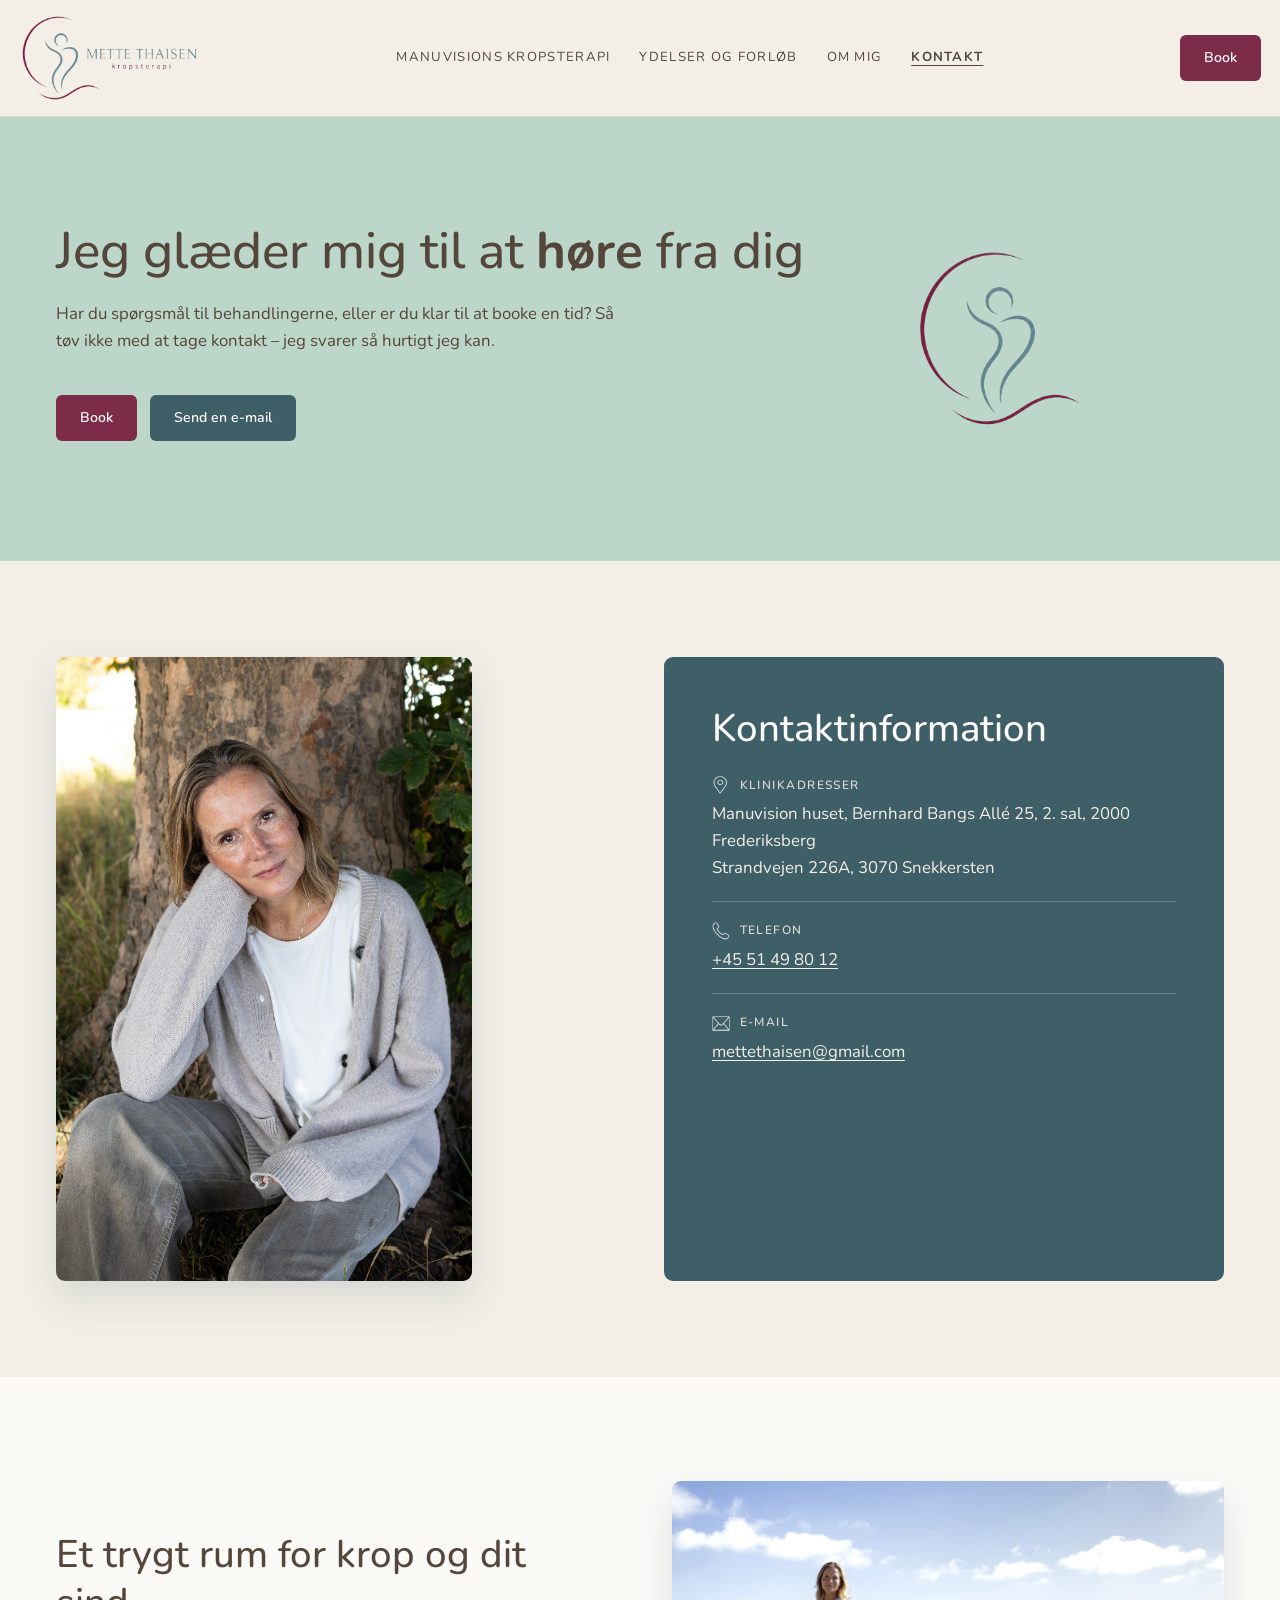
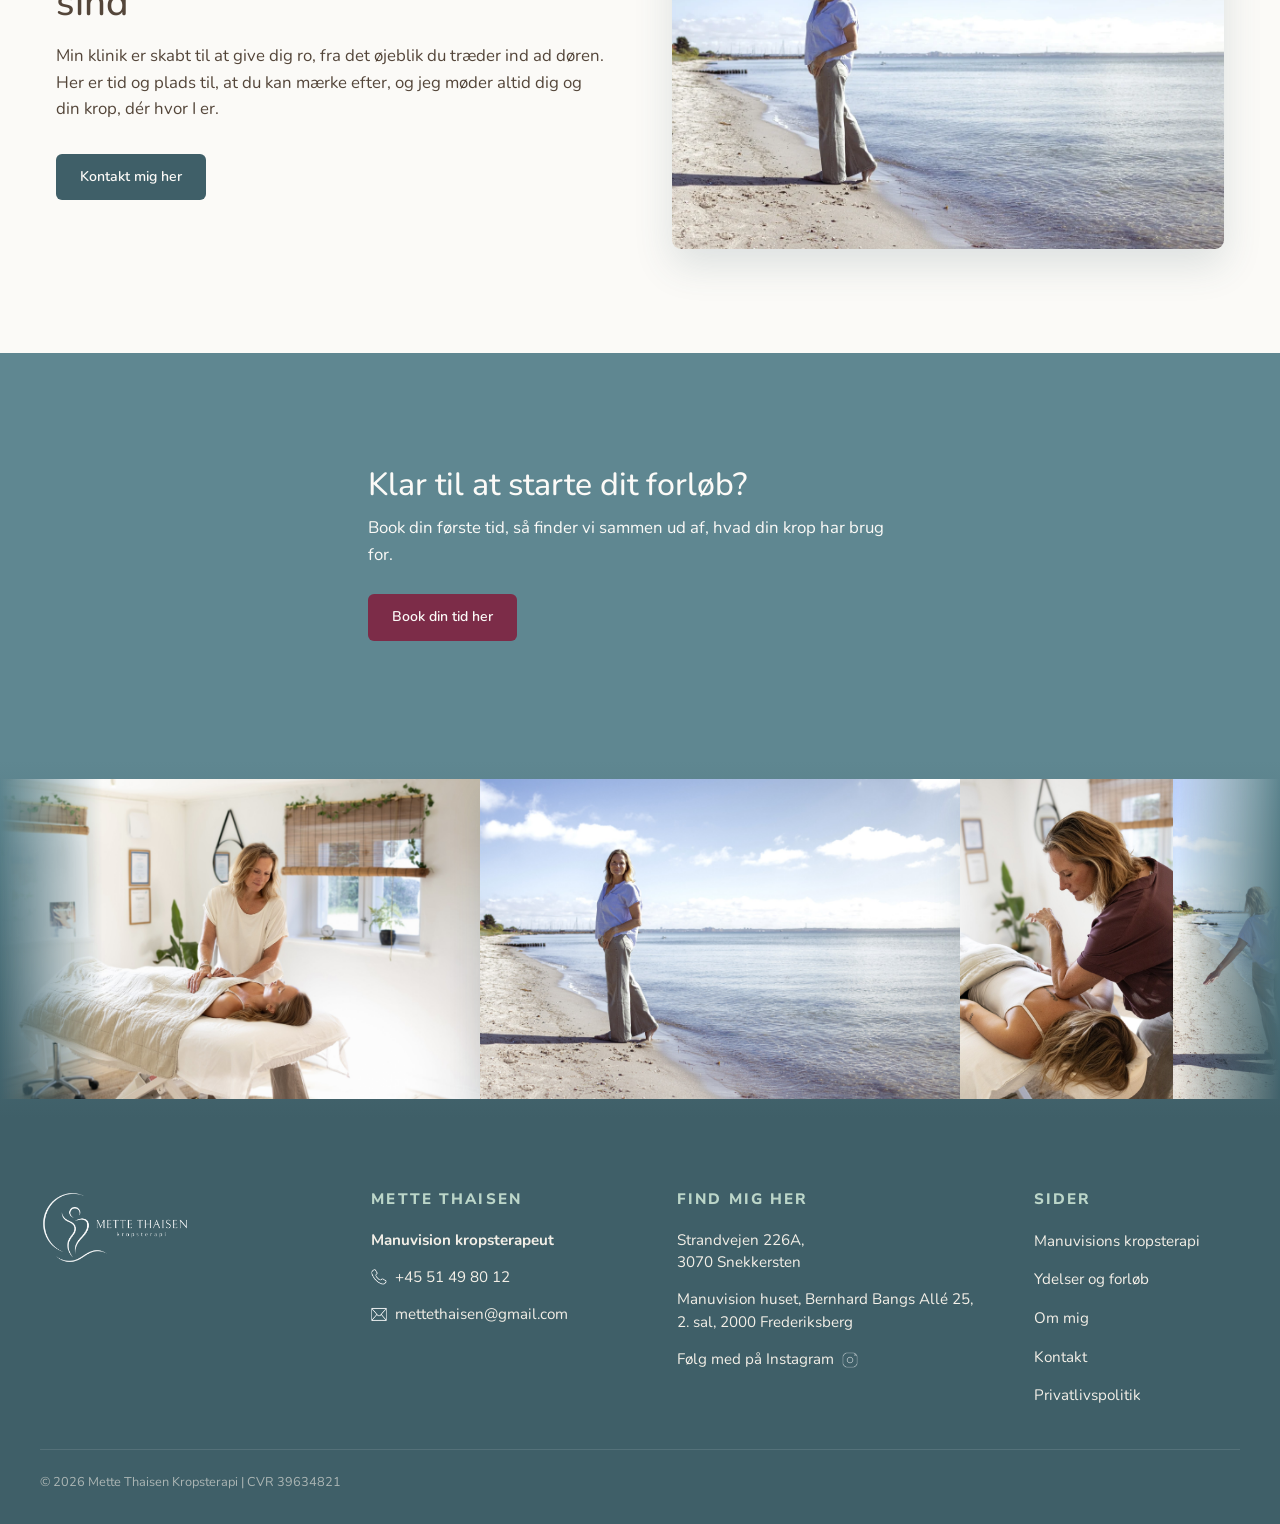
<file: kontakt.html>
<!DOCTYPE html>
<html lang="da">

<head>
  <meta charset="UTF-8">
  <meta name="viewport" content="width=device-width, initial-scale=1.0">
  <title>Kontakt – Mette Thaisen</title>
  <meta name="description" content="Book en tid eller send en besked til Mette Thaisen, kropsterapeut.">
  <link rel="icon" href="favicon.ico" sizes="any">
  <link rel="icon" type="image/png" href="images/favicon/favicon-32.png" sizes="32x32">
  <link rel="apple-touch-icon" href="images/favicon/apple-touch-icon.png">
  <link rel="preconnect" href="https://fonts.googleapis.com">
  <link
    href="https://fonts.googleapis.com/css2?family=Nunito:wght@300..800&family=Nunito+Sans:ital,wght@0,300..800;1,300..800&family=Alex+Brush&display=swap"
    rel="stylesheet">
  <!-- Fortæller CSS, at JavaScript virker (bruges til de rolige animationer) -->
  <script>document.documentElement.classList.add("js");</script>
  <link rel="stylesheet" href="css/base.css">
  <link rel="stylesheet" href="css/kontakt.css">
</head>

<body>

  <header>
    <nav>
      <a href="index.html" class="logo">
        <img src="images/logoer/logo-lockup-blaa.png" alt="Mette Thaisen - kropsterapi">
      </a>

      <!-- Vises kun på computer, se css/base.css -->
      <div class="skrivebord-links">
        <a href="manuvision.html">Manuvisions kropsterapi</a>
        <a href="forloeb.html">Ydelser og forløb</a>
        <a href="om-mig.html">Om mig</a>
        <a href="kontakt.html">Kontakt</a>
      </div>
      <a href="https://system.easypractice.net/book/mette-thaisen-kropsterapi#choose-where" target="_blank"
        rel="noopener" class="book-knap-desktop">Book</a>

      <!-- Vises kun på mobil/tablet: burgermenu, se css/base.css. Samme links som på computer. -->
      <details class="mobilmenu">
        <summary class="mobilmenu-knap">Menu</summary>
        <div class="menu-links">
          <a href="manuvision.html">Manuvisions kropsterapi</a>
          <a href="forloeb.html">Ydelser og forløb</a>
          <a href="om-mig.html">Om mig</a>
          <a href="kontakt.html">Kontakt</a>
          <a href="https://system.easypractice.net/book/mette-thaisen-kropsterapi#choose-where" target="_blank"
            rel="noopener" class="book-knap">Book</a>
        </div>
      </details>
    </nav>
  </header>
  <main>

    <!-- ====== INTRO ====== -->
    <section class="kontakt-intro">
      <h1>Jeg glæder mig til at <span class="ord-fremhaevet">høre</span> fra dig</h1>
      <p>Har du spørgsmål til behandlingerne, eller er du klar til at booke en tid? Så tøv ikke med at tage kontakt –
        jeg svarer så hurtigt jeg kan.</p>
      <div class="hero-knapper">
        <a href="https://system.easypractice.net/book/mette-thaisen-kropsterapi#choose-where" target="_blank"
          rel="noopener" class="knap">Book</a>
        <a href="mailto:kontakt@mettethaisen.dk" class="knap-lys">Send en e-mail</a>
      </div>
    </section>

    <!-- ====== KONTAKTINFORMATION ====== -->
    <!-- Blåt bånd i fuld bredde: foto til venstre, kontaktboks til højre (computer) -->
    <section id="kontaktinfo" class="kontaktinfo">
      <img class="kontakt-foto" src="images/billeder/mette-portraet.jpg" alt="Behandling hos Mette Thaisen">

      <div class="kontakt-boks">
        <h2>Kontaktinformation</h2>
        <dl>
          <dt><img src="images/ikoner/maps-hvid.png" alt="">Klinikadresser</dt>
          <dd>Manuvision huset, Bernhard Bangs Allé 25, 2. sal, 2000 Frederiksberg
            <br>Strandvejen 226A, 3070 Snekkersten
          </dd>

          <dt><img src="images/ikoner/telefon-hvid.png" alt="">Telefon</dt>
          <dd><a href="tel:+4551498012">+45 51 49 80 12</a></dd>

          <dt><img src="images/ikoner/mail-hvid.png" alt="">E-mail</dt>
          <dd><a href="mailto:mettethaisen@gmail.com">mettethaisen@gmail.com</a></dd>
        </dl>
      </div>
    </section>

    <!-- ====== ET TRYGT RUM ====== -->
    <section class="tryg-rum">
      <h2>Et trygt rum for krop og dit sind</h2>
      <p>Min klinik er skabt til at give dig ro, fra det øjeblik du træder ind ad døren. Her er tid og plads til, at du
        kan mærke efter, og jeg møder altid dig og din krop, dér hvor I er.</p>
      <img src="images/billeder/mette-paa-stranden-1200.webp" alt="Mette Thaisen på stranden">
      <a href="mailto:mettethaisen@gmail.com" class="knap-lys">Kontakt mig her</a>
    </section>

    <!-- ====== BOOK-BÅND: ligger lige over galleriet ====== -->
    <div class="book-band">
      <h2>Klar til at starte dit forløb?</h2>
      <p>Book din første tid, så finder vi sammen ud af, hvad din krop har brug for.</p>
      <a href="https://system.easypractice.net/book/mette-thaisen-kropsterapi#choose-where" target="_blank"
        rel="noopener" class="knap">Book din tid her</a>
    </div>

    <!-- ====== GALLERI ====== -->
    <section class="galleri">

      <div class="galleri-billeder">
        <div class="karrusel-spor">
          <!-- SÆT 1: alle liggende billeder, blandet så beach- og klinikbilleder skiftevis. -->
          <img src="images/billeder/mette-behandling-ryg.jpg" alt="Behandling hos Mette Thaisen">
          <img src="images/billeder/mette-gaar-paa-stranden.jpg" alt="Mette Thaisen går langs stranden">
          <img src="images/billeder/mette-behandling-skulder.jpg" alt="Mette Thaisen behandler en skulder">
          <img src="images/billeder/mette-arme-ud-stranden.jpg" alt="Mette Thaisen med armene ud på stranden">
          <img src="images/billeder/mette-behandling-haandled.jpg" alt="Mette Thaisen behandler et håndled">
          <img src="images/billeder/mette-paa-stranden-1200.webp" alt="Mette Thaisen på stranden">
          <img src="images/billeder/mette-behandling-hoved.jpg" alt="Mette Thaisen behandler hovedet">
          <img src="images/billeder/mette-ved-stranden.jpg" alt="Mette Thaisen ved vandet">
          <img src="images/billeder/mette-behandling-fod.jpg" alt="Mette Thaisen behandler en fod">
          <img src="images/billeder/mette-glad-i-vandkanten.jpg" alt="Mette Thaisen på stranden">
          <img src="images/billeder/mette-giver-behandling.jpg" alt="Behandling hos Mette Thaisen">
          <img src="images/billeder/fodder-i-vandkanten.jpg" alt="Fødder i vandkanten på stranden">
          <img src="images/billeder/behandling-af-ben.jpg" alt="Behandling af knæ og ben">
          <img src="images/billeder/mette-ved-traet.jpg" alt="Mette Thaisen ved et træ">

          <!-- SÆT 2: NØJAGTIG samme billeder gentaget i samme rækkefølge (skjult for skærmlæsere).
               Skal altid være en kopi af sæt 1, ellers hopper løkken. -->
          <img src="images/billeder/mette-behandling-ryg.jpg" alt="" aria-hidden="true">
          <img src="images/billeder/mette-gaar-paa-stranden.jpg" alt="" aria-hidden="true">
          <img src="images/billeder/mette-behandling-skulder.jpg" alt="" aria-hidden="true">
          <img src="images/billeder/mette-arme-ud-stranden.jpg" alt="" aria-hidden="true">
          <img src="images/billeder/mette-behandling-haandled.jpg" alt="" aria-hidden="true">
          <img src="images/billeder/mette-paa-stranden-1200.webp" alt="" aria-hidden="true">
          <img src="images/billeder/mette-behandling-hoved.jpg" alt="" aria-hidden="true">
          <img src="images/billeder/mette-ved-stranden.jpg" alt="" aria-hidden="true">
          <img src="images/billeder/mette-behandling-fod.jpg" alt="" aria-hidden="true">
          <img src="images/billeder/mette-glad-i-vandkanten.jpg" alt="" aria-hidden="true">
          <img src="images/billeder/mette-giver-behandling.jpg" alt="" aria-hidden="true">
          <img src="images/billeder/fodder-i-vandkanten.jpg" alt="" aria-hidden="true">
          <img src="images/billeder/behandling-af-ben.jpg" alt="" aria-hidden="true">
          <img src="images/billeder/mette-ved-traet.jpg" alt="" aria-hidden="true">
        </div>
      </div>

    </section>
  </main>

  <footer>

    <div class="footer-top">
      <div class="footer-logo">
        <img src="images/logoer/logo-lockup-hvid.png" alt="Mette Thaisen - kropsterapi">
      </div>

      <div class="footer-kontakt">
        <h2>Mette Thaisen</h2>
        <p>Manuvision kropsterapeut</p>
        <p><a href="tel:+4551498012"><img src="images/ikoner/telefon-hvid.png" alt="">+45 51 49 80 12</a></p>
        <p class="footer-mail"><a href="mailto:mettethaisen@gmail.com"><img src="images/ikoner/mail-hvid.png"
              alt="">mettethaisen@gmail.com</a></p>
      </div>

      <div class="footer-adresse">
        <h2>Find mig her</h2>
        <p>Strandvejen 226A,<br>3070 Snekkersten</p>
                <p>Manuvision huset, Bernhard Bangs Allé 25, 2.&nbsp;sal, 2000&nbsp;Frederiksberg</p>
                <p><a href="https://www.instagram.com/mettethaisenkropsterapi/" target="_blank" rel="noopener">Følg med
            på Instagram <img src="images/ikoner/instagram-hvid.png" alt="mette insta"></a>
        </p>
      </div>

      <div class="footer-sider">
        <h2>Sider</h2>
        <a href="manuvision.html">Manuvisions kropsterapi</a>
        <a href="forloeb.html">Ydelser og forløb</a>
        <a href="om-mig.html">Om mig</a>
        <a href="kontakt.html">Kontakt</a>
        <a href="privatlivspolitik.html">Privatlivspolitik</a>
      </div>
    </div>

    <p class="footer-cvr">© 2026 Mette Thaisen Kropsterapi | CVR 39634821</p>
  </footer>

  <script src="script.js"></script>

</body>

</html>
</file>
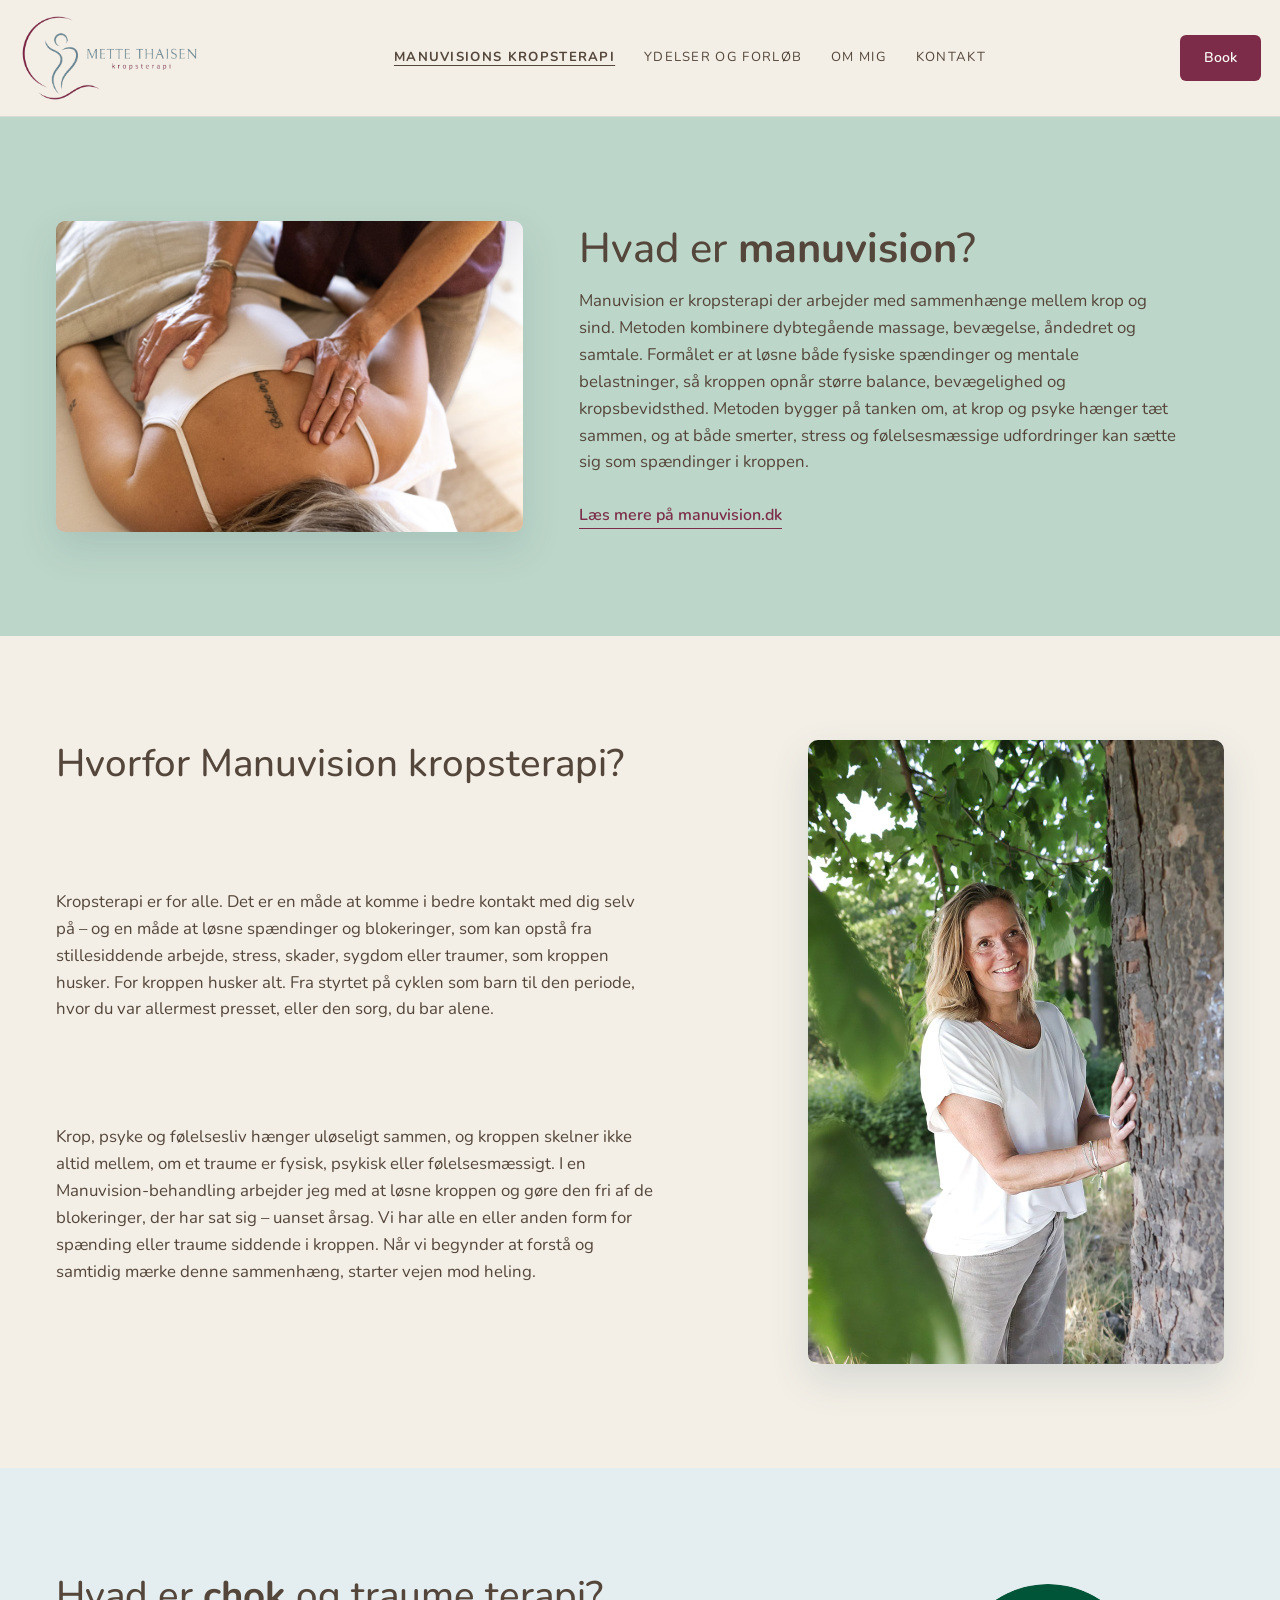
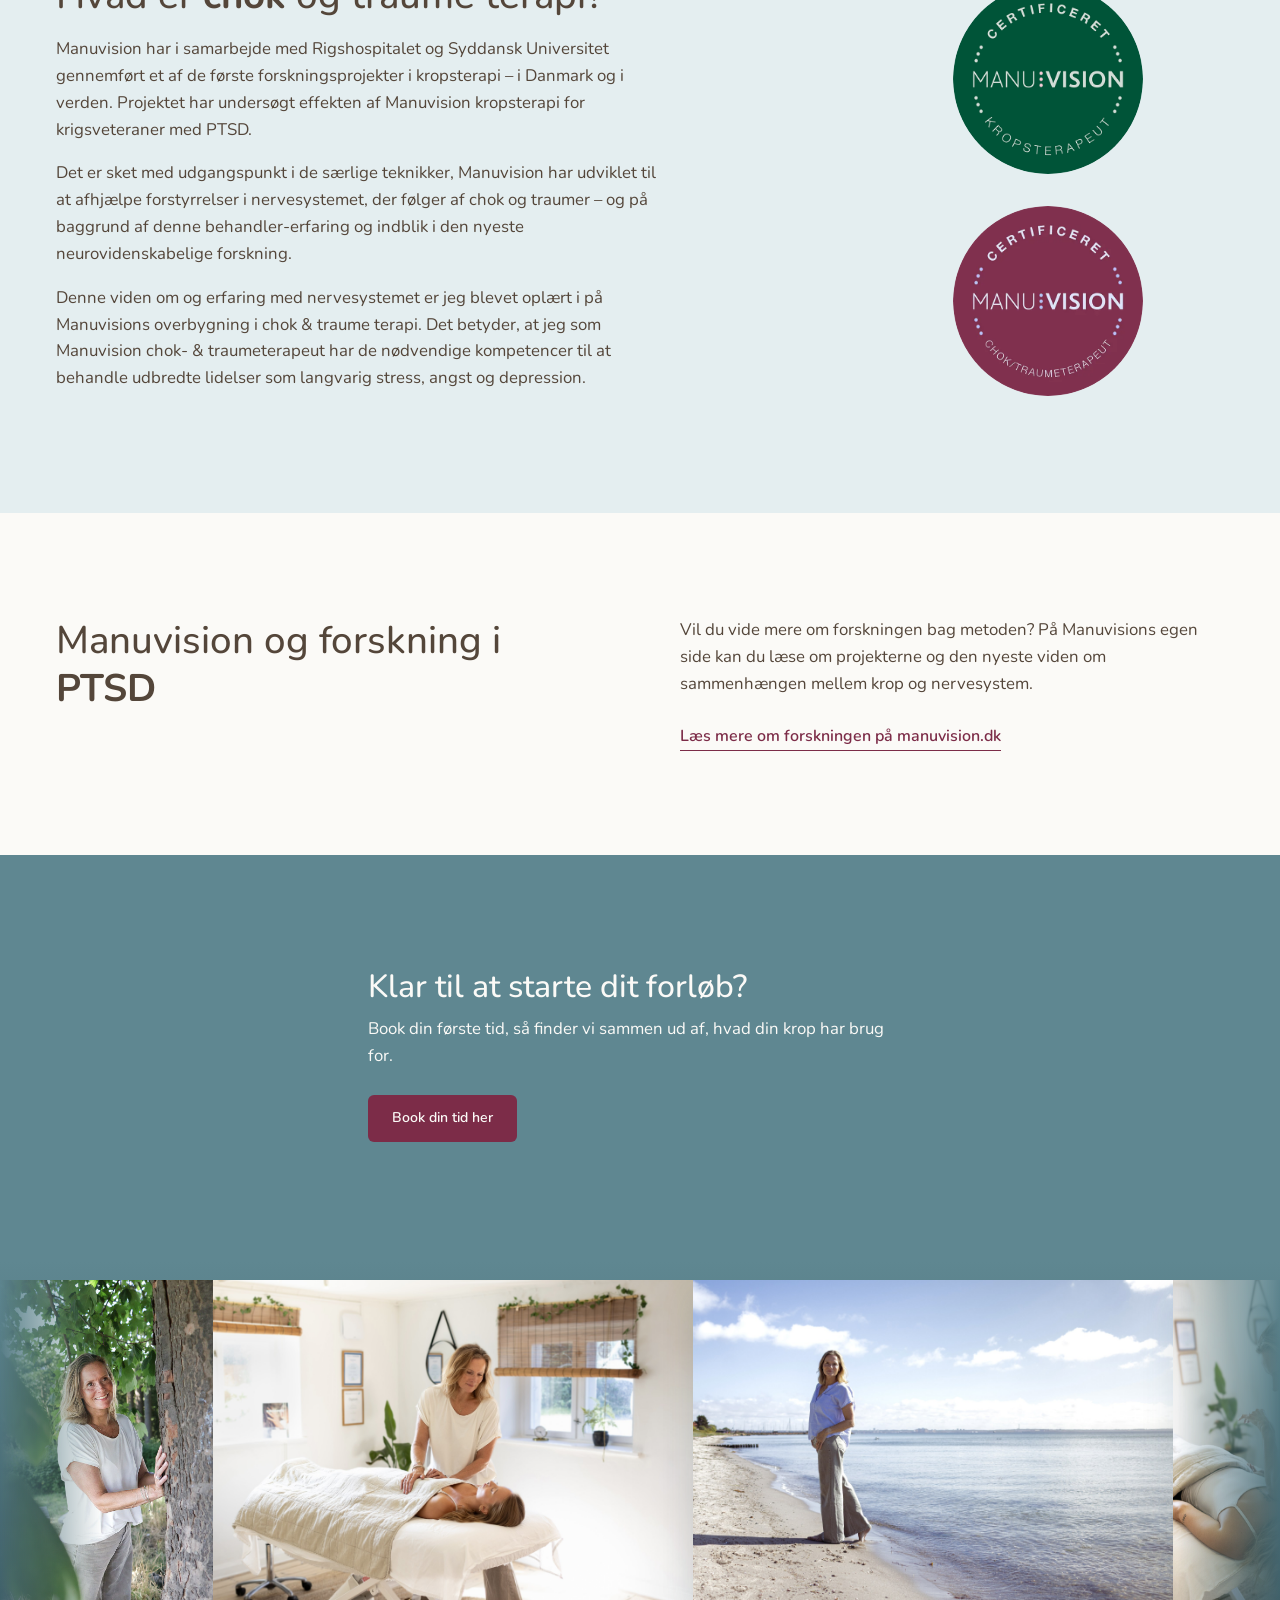
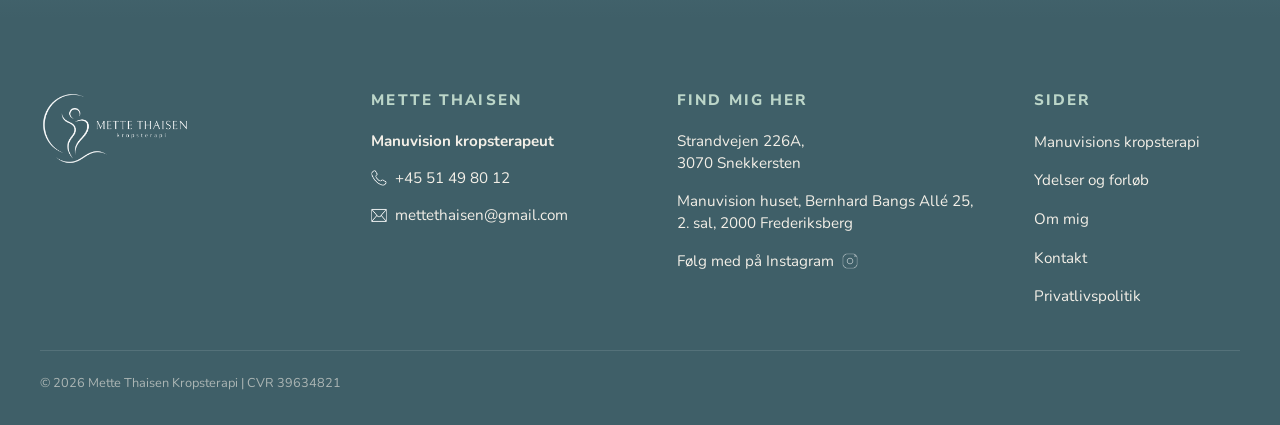
<file: manuvision.html>
<!DOCTYPE html>
<html lang="da">

<head>
  <meta charset="UTF-8">
  <meta name="viewport" content="width=device-width, initial-scale=1.0">
  <title>Manuvisions kropsterapi – Mette Thaisen</title>
  <meta name="description" content="Læs om Manuvision, chok- og traumeterapi, og forskningen bag metoden.">
  <link rel="icon" href="favicon.ico" sizes="any">
  <link rel="icon" type="image/png" href="images/favicon/favicon-32.png" sizes="32x32">
  <link rel="apple-touch-icon" href="images/favicon/apple-touch-icon.png">
  <link rel="preconnect" href="https://fonts.googleapis.com">
  <link
    href="https://fonts.googleapis.com/css2?family=Nunito:wght@300..800&family=Nunito+Sans:ital,wght@0,300..800;1,300..800&family=Alex+Brush&display=swap"
    rel="stylesheet">
  <!-- Fortæller CSS, at JavaScript virker (bruges til de rolige animationer) -->
  <script>document.documentElement.classList.add("js");</script>
  <link rel="stylesheet" href="css/base.css">
  <link rel="stylesheet" href="css/manuvision.css">
</head>

<body>

  <header>
    <nav>
      <a href="index.html" class="logo">
        <img src="images/logoer/logo-lockup-blaa.png" alt="Mette Thaisen - kropsterapi">
      </a>

      <!-- Vises kun på computer, se css/base.css -->
      <div class="skrivebord-links">
        <a href="manuvision.html">Manuvisions kropsterapi</a>
        <a href="forloeb.html">Ydelser og forløb</a>
        <a href="om-mig.html">Om mig</a>
        <a href="kontakt.html">Kontakt</a>
      </div>
      <a href="https://system.easypractice.net/book/mette-thaisen-kropsterapi#choose-where" target="_blank"
        rel="noopener" class="book-knap-desktop">Book</a>

      <!-- Vises kun på mobil/tablet: burgermenu, se css/base.css. Samme links som på computer. -->
      <details class="mobilmenu">
        <summary class="mobilmenu-knap">Menu</summary>
        <div class="menu-links">
          <a href="manuvision.html">Manuvisions kropsterapi</a>
          <a href="forloeb.html">Ydelser og forløb</a>
          <a href="om-mig.html">Om mig</a>
          <a href="kontakt.html">Kontakt</a>
          <a href="https://system.easypractice.net/book/mette-thaisen-kropsterapi#choose-where" target="_blank"
            rel="noopener" class="book-knap">Book</a>
        </div>
      </details>
    </nav>
  </header>

  <main>

    <!-- ====== HVAD ER MANUVISION ====== -->
    <!-- Foto + tekst side om side på computer, under hinanden på mobil -->


    <section class="manu-intro">
      <figure>
        <img src="images/billeder/mette-giver-behandling.jpg" alt="Behandling hos Mette Thaisen">
      </figure>
      <div class="manu-intro-tekst">
        <h1>Hvad er <span class="ord-fremhaevet">manuvision</span>?</h1>
        <p>Manuvision er kropsterapi der arbejder med sammenhænge mellem krop og sind. Metoden kombinere dybtegående
          massage, bevægelse, åndedret og samtale. Formålet er at løsne både fysiske
          spændinger og mentale belastninger, så
          kroppen opnår større balance, bevægelighed og kropsbevidsthed. Metoden bygger på tanken om, at krop og psyke
          hænger tæt sammen, og at både smerter, stress og følelsesmæssige udfordringer kan sætte sig som spændinger i
          kroppen.</p>
        <a href="https://manuvision.dk/" class="tekst-link" target="_blank" rel="noopener">Læs mere på manuvision.dk</a>
      </div>
    </section>

    <!-- ====== HVORFOR MANUVISION KROPSTERAPI ====== -->
    <section class="hvorfor-manuvision">
      <h2>Hvorfor Manuvision kropsterapi?</h2>
      <p>Kropsterapi er for alle. Det er en måde at komme i bedre kontakt med dig selv på – og en måde at løsne
        spændinger og blokeringer, som kan opstå fra stillesiddende arbejde, stress, skader, sygdom eller
        traumer, som
        kroppen husker. For kroppen husker alt. Fra styrtet på cyklen som barn til den periode, hvor du var
        allermest
        presset, eller den sorg, du bar alene.</p>
      <p>Krop, psyke og følelsesliv hænger uløseligt sammen, og kroppen skelner ikke altid mellem, om et traume er
        fysisk, psykisk eller følelsesmæssigt. I en Manuvision-behandling arbejder jeg med at løsne kroppen og
        gøre den
        fri af de blokeringer, der har sat sig – uanset årsag. Vi har alle en eller anden form for spænding
        eller traume
        siddende i kroppen. Når vi begynder at forstå og samtidig mærke denne sammenhæng, starter vejen mod
        heling.</p>
      <img class="hvorfor-billede" src="images/billeder/mette-ved-traet.jpg" alt="Mette Thaisen smiler ved et træ"
        loading="lazy">
    </section>

    <!-- ====== HVAD ER CHOK & TRAUME TERAPI ====== -->
    <!-- Sandfarvet bånd i fuld bredde: certificeringer til venstre, tekst til højre -->
    <section class="chok-traume">
      <div class="chok-traume-indhold">
        <div class="chok-badges" aria-hidden="true">
          <img class="badge" src="images/certifikater/manuvision-kropsterapeut.png" alt="">
          <img class="badge" src="images/certifikater/chok-traume.png" alt="">
        </div>
        <div class="chok-tekst">
          <h2>Hvad er <span class="ord-fremhaevet">chok</span> og traume terapi?</h2>
          <p>Manuvision har i samarbejde med Rigshospitalet og Syddansk Universitet gennemført et af de første
            forskningsprojekter i kropsterapi – i Danmark og i verden. Projektet har undersøgt effekten af Manuvision
            kropsterapi for krigsveteraner med PTSD.</p>
          <p>Det er sket med udgangspunkt i de særlige teknikker, Manuvision har udviklet til at afhjælpe forstyrrelser
            i nervesystemet, der følger af chok og traumer – og på baggrund af denne behandler-erfaring og indblik i den
            nyeste neurovidenskabelige forskning.</p>
          <p>Denne viden om og erfaring med nervesystemet er jeg blevet oplært i på Manuvisions overbygning i chok
            &amp; traume terapi. Det betyder, at jeg som Manuvision chok- &amp; traumeterapeut har de nødvendige
            kompetencer til at behandle udbredte lidelser som langvarig stress, angst og depression.</p>
        </div>
      </div>
    </section>

    <!-- ====== MANUVISION OG FORSKNING I PTSD ====== -->
    <!-- Overskrift til venstre, tekst til højre på computer -->
    <section class="forskning">
      <h2>Manuvision og forskning i <span class="ord-fremhaevet">PTSD</span></h2>
      <div class="forskning-tekst">
        <p>Vil du vide mere om forskningen bag metoden? På Manuvisions egen side kan du læse om projekterne og den
          nyeste viden om sammenhængen mellem krop og nervesystem.</p>
        <a href="https://manuvision.dk/forskning/" class="tekst-link" target="_blank" rel="noopener">Læs mere om
          forskningen på manuvision.dk</a>
      </div>
    </section>

    <!-- ====== BOOK-BÅND: ligger lige over galleriet ====== -->
    <div class="book-band">
      <h2>Klar til at starte dit forløb?</h2>
      <p>Book din første tid, så finder vi sammen ud af, hvad din krop har brug for.</p>
      <a href="https://system.easypractice.net/book/mette-thaisen-kropsterapi#choose-where" target="_blank"
        rel="noopener" class="knap">Book din tid her</a>
    </div>

    <!-- ====== GALLERI ====== -->
    <section class="galleri">

      <div class="galleri-billeder">
        <div class="karrusel-spor">
          <!-- SÆT 1: alle liggende billeder, blandet så beach- og klinikbilleder skiftevis. -->
          <img src="images/billeder/mette-ved-traet.jpg" alt="Mette Thaisen ved et træ">
          <img src="images/billeder/mette-behandling-ryg.jpg" alt="Behandling hos Mette Thaisen">
          <img src="images/billeder/mette-gaar-paa-stranden.jpg" alt="Mette Thaisen går langs stranden">
          <img src="images/billeder/mette-behandling-skulder.jpg" alt="Mette Thaisen behandler en skulder">
          <img src="images/billeder/mette-arme-ud-stranden.jpg" alt="Mette Thaisen med armene ud på stranden">
          <img src="images/billeder/mette-behandling-haandled.jpg" alt="Mette Thaisen behandler et håndled">
          <img src="images/billeder/mette-paa-stranden-1200.webp" alt="Mette Thaisen på stranden">
          <img src="images/billeder/mette-behandling-hoved.jpg" alt="Mette Thaisen behandler hovedet">
          <img src="images/billeder/mette-ved-stranden.jpg" alt="Mette Thaisen ved vandet">
          <img src="images/billeder/mette-behandling-fod.jpg" alt="Mette Thaisen behandler en fod">
          <img src="images/billeder/mette-glad-i-vandkanten.jpg" alt="Mette Thaisen på stranden">
          <img src="images/billeder/mette-giver-behandling.jpg" alt="Behandling hos Mette Thaisen">
          <img src="images/billeder/fodder-i-vandkanten.jpg" alt="Fødder i vandkanten på stranden">
          <img src="images/billeder/behandling-af-ben.jpg" alt="Behandling af knæ og ben">

          <!-- SÆT 2: NØJAGTIG samme billeder gentaget i samme rækkefølge (skjult for skærmlæsere).
               Skal altid være en kopi af sæt 1, ellers hopper løkken. -->
          <img src="images/billeder/mette-ved-traet.jpg" alt="" aria-hidden="true">
          <img src="images/billeder/mette-behandling-ryg.jpg" alt="" aria-hidden="true">
          <img src="images/billeder/mette-gaar-paa-stranden.jpg" alt="" aria-hidden="true">
          <img src="images/billeder/mette-behandling-skulder.jpg" alt="" aria-hidden="true">
          <img src="images/billeder/mette-arme-ud-stranden.jpg" alt="" aria-hidden="true">
          <img src="images/billeder/mette-behandling-haandled.jpg" alt="" aria-hidden="true">
          <img src="images/billeder/mette-paa-stranden-1200.webp" alt="" aria-hidden="true">
          <img src="images/billeder/mette-behandling-hoved.jpg" alt="" aria-hidden="true">
          <img src="images/billeder/mette-ved-stranden.jpg" alt="" aria-hidden="true">
          <img src="images/billeder/mette-behandling-fod.jpg" alt="" aria-hidden="true">
          <img src="images/billeder/mette-glad-i-vandkanten.jpg" alt="" aria-hidden="true">
          <img src="images/billeder/mette-giver-behandling.jpg" alt="" aria-hidden="true">
          <img src="images/billeder/fodder-i-vandkanten.jpg" alt="" aria-hidden="true">
          <img src="images/billeder/behandling-af-ben.jpg" alt="" aria-hidden="true">
        </div>
      </div>

    </section>
  </main>

  <footer>

    <div class="footer-top">
      <div class="footer-logo">
        <img src="images/logoer/logo-lockup-hvid.png" alt="Mette Thaisen - kropsterapi">
      </div>

      <div class="footer-kontakt">
        <h2>Mette Thaisen</h2>
        <p>Manuvision kropsterapeut</p>
        <p><a href="tel:+4551498012"><img src="images/ikoner/telefon-hvid.png" alt="">+45 51 49 80 12</a></p>
        <p class="footer-mail"><a href="mailto:mettethaisen@gmail.com"><img src="images/ikoner/mail-hvid.png"
              alt="">mettethaisen@gmail.com</a></p>
      </div>

      <div class="footer-adresse">
        <h2>Find mig her</h2>
        <p>Strandvejen 226A,<br>3070 Snekkersten</p>
                <p>Manuvision huset, Bernhard Bangs Allé 25, 2.&nbsp;sal, 2000&nbsp;Frederiksberg</p>
                <p><a href="https://www.instagram.com/mettethaisenkropsterapi/" target="_blank" rel="noopener">Følg med
            på Instagram <img src="images/ikoner/instagram-hvid.png" alt="mette insta"></a>
        </p>
      </div>

      <div class="footer-sider">
        <h2>Sider</h2>
        <a href="manuvision.html">Manuvisions kropsterapi</a>
        <a href="forloeb.html">Ydelser og forløb</a>
        <a href="om-mig.html">Om mig</a>
        <a href="kontakt.html">Kontakt</a>
        <a href="privatlivspolitik.html">Privatlivspolitik</a>
      </div>
    </div>

    <p class="footer-cvr">© 2026 Mette Thaisen Kropsterapi | CVR 39634821</p>
  </footer>

  <script src="script.js"></script>
</body>

</html>
</file>
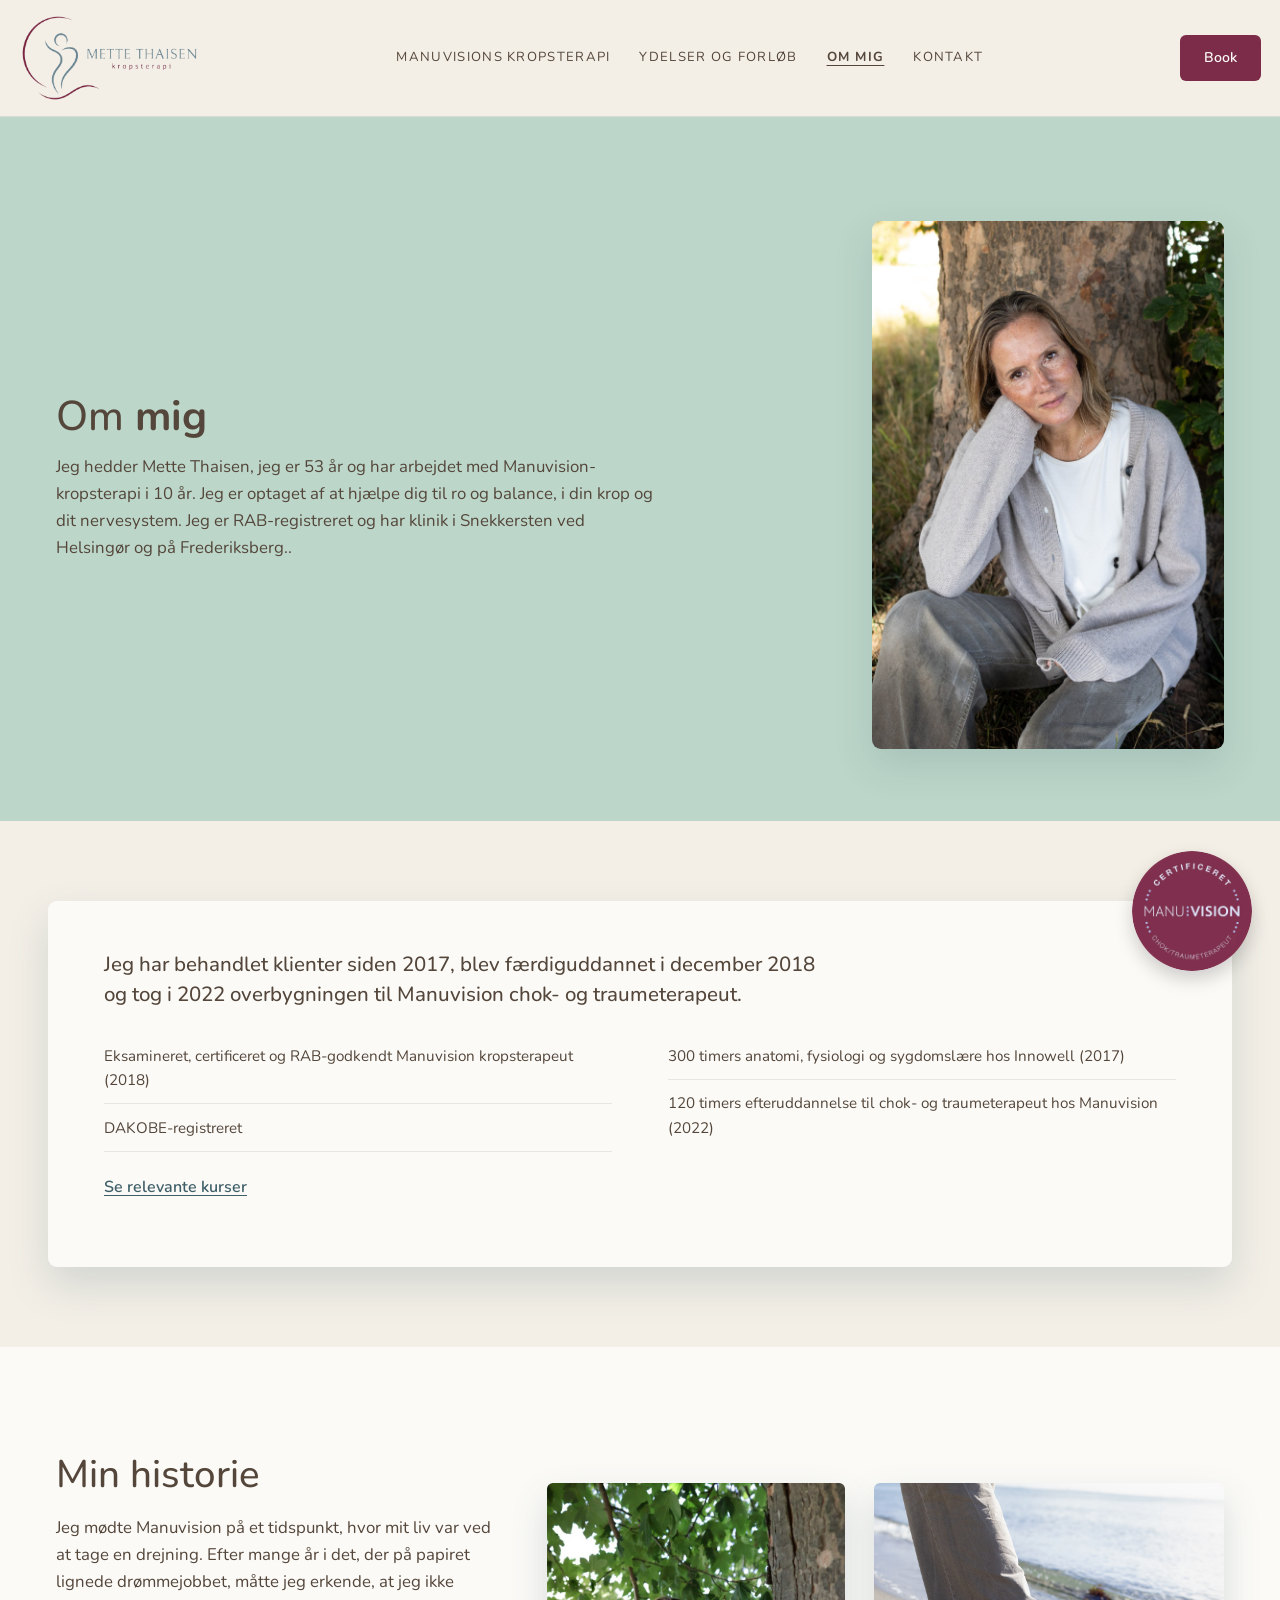
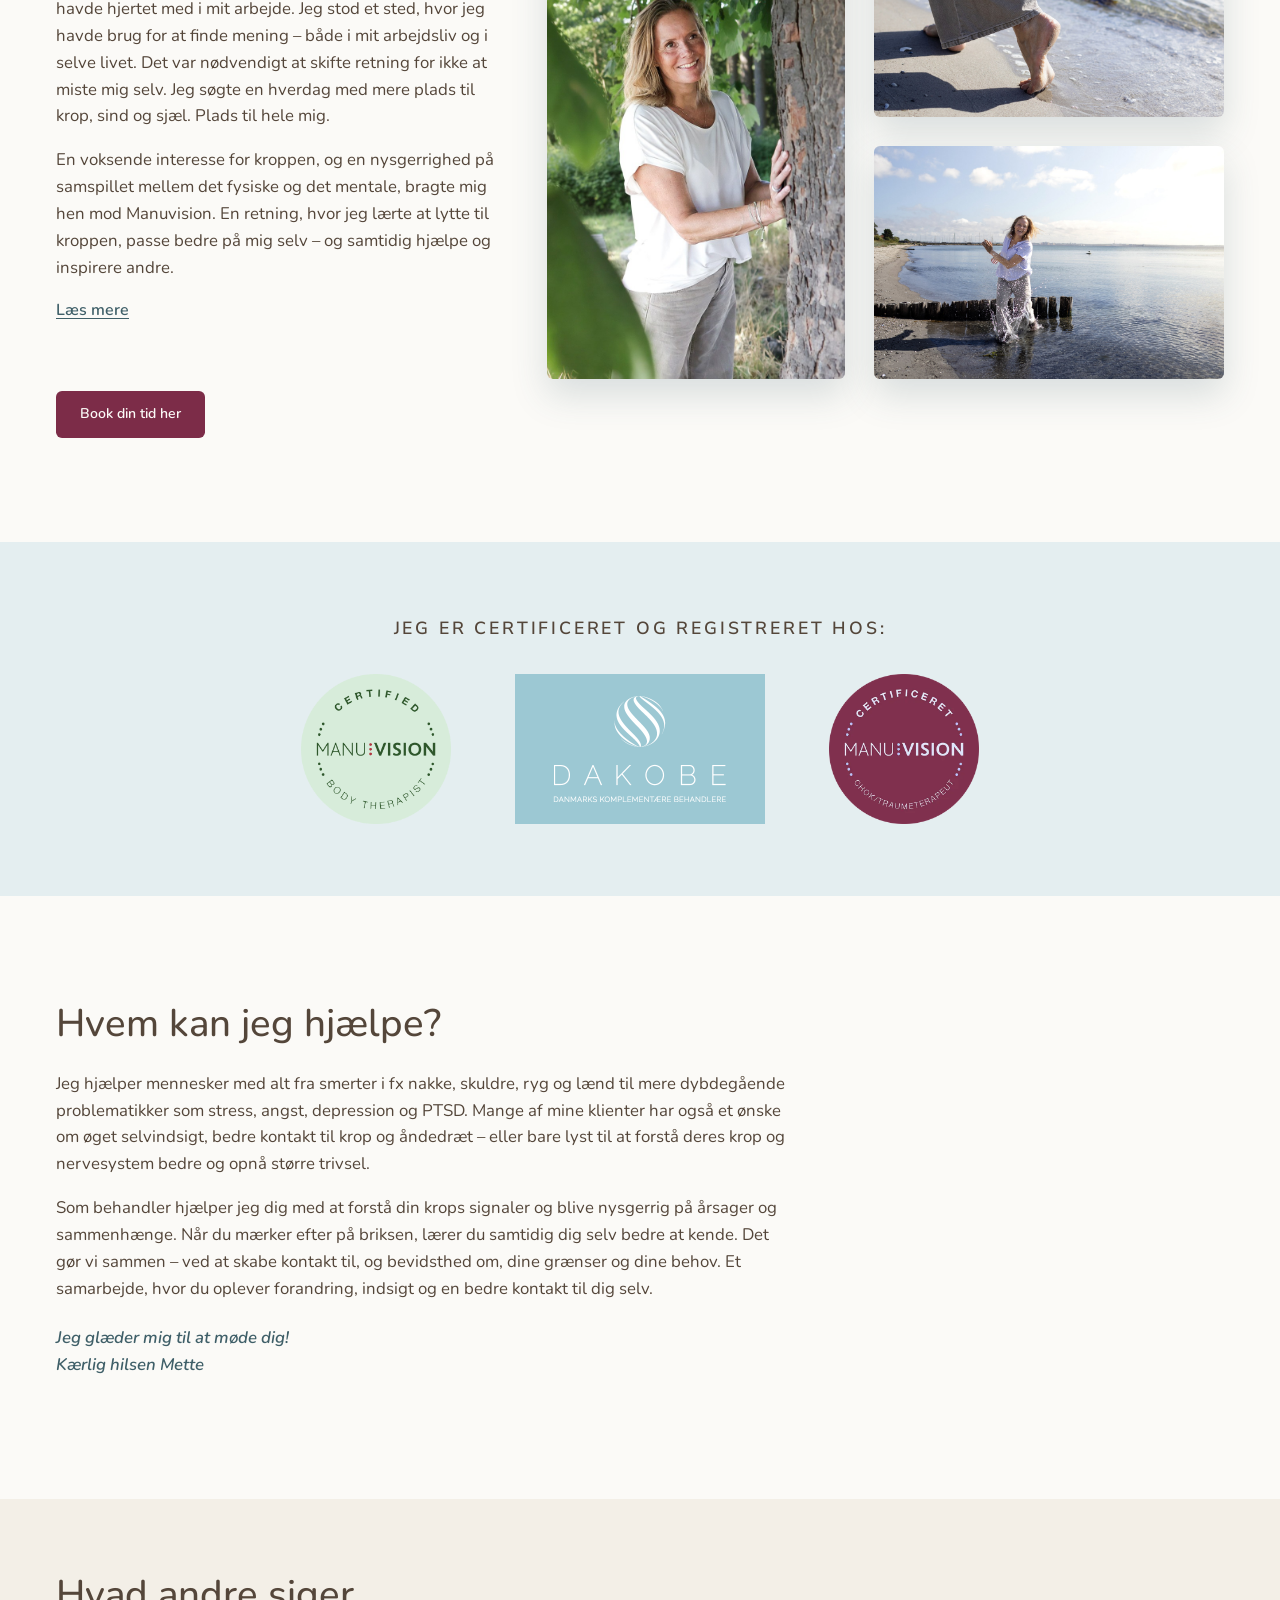
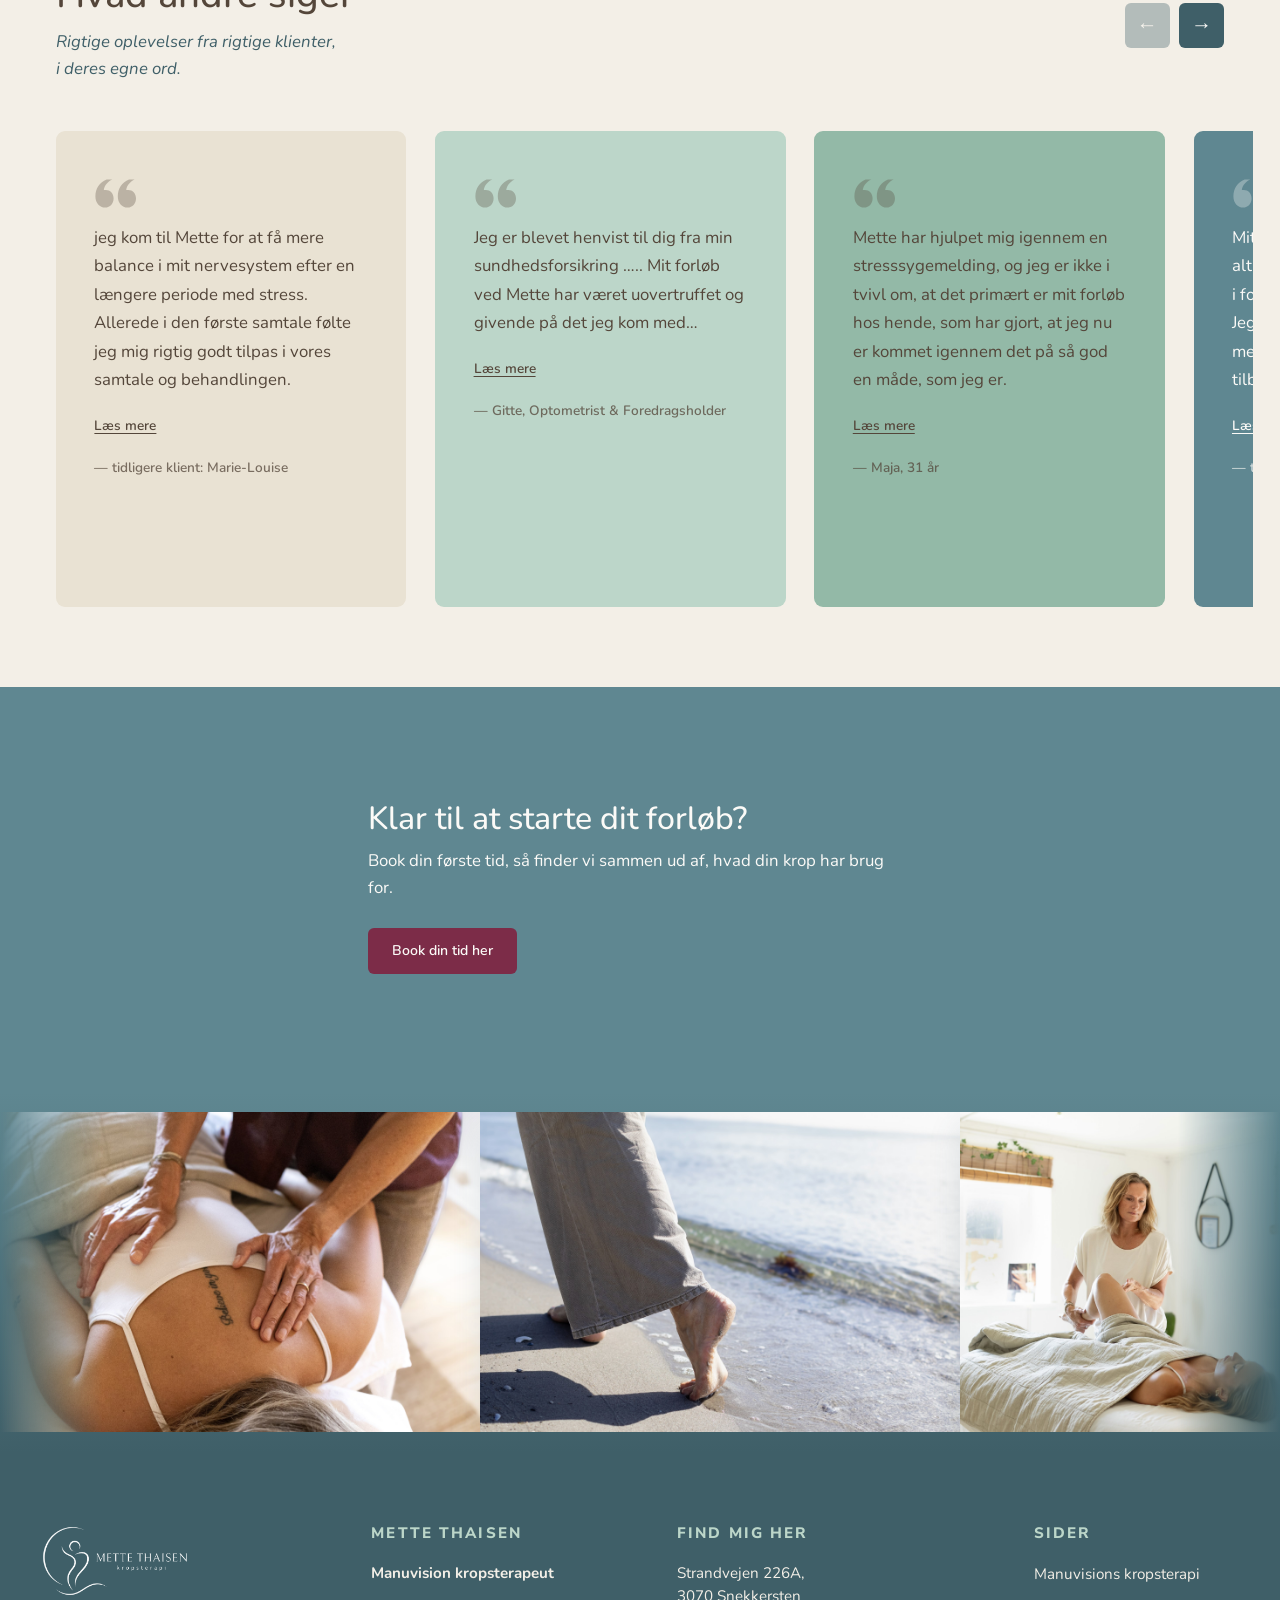
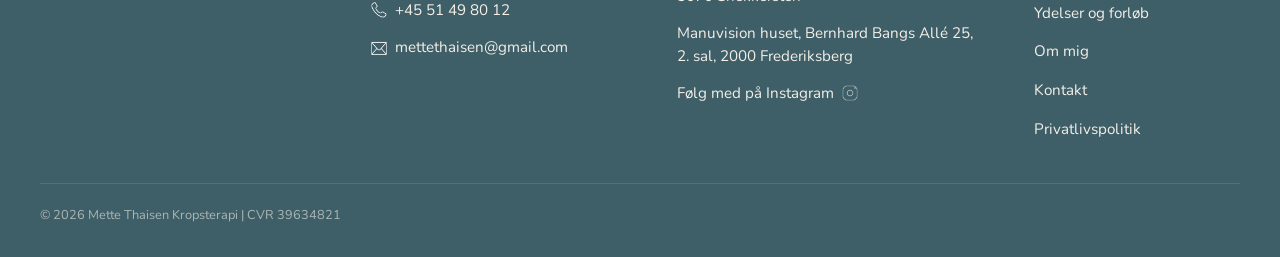
<file: om-mig.html>
<!DOCTYPE html>
<html lang="da">

<head>
  <meta charset="UTF-8">
  <meta name="viewport" content="width=device-width, initial-scale=1.0">
  <title>Om mig – Mette Thaisen</title>
  <meta name="description" content="Læs om Mette Thaisen, certificeret Manuvision-behandler og kropsterapeut.">
  <link rel="icon" href="favicon.ico" sizes="any">
  <link rel="icon" type="image/png" href="images/favicon/favicon-32.png" sizes="32x32">
  <link rel="apple-touch-icon" href="images/favicon/apple-touch-icon.png">
  <link rel="preconnect" href="https://fonts.googleapis.com">
  <link
    href="https://fonts.googleapis.com/css2?family=Nunito:wght@300..800&family=Nunito+Sans:ital,wght@0,300..800;1,300..800&family=Alex+Brush&display=swap"
    rel="stylesheet">
  <!-- Fortæller CSS, at JavaScript virker (bruges til de rolige animationer) -->
  <script>document.documentElement.classList.add("js");</script>
  <link rel="stylesheet" href="css/base.css">
  <link rel="stylesheet" href="css/om-mig.css">
</head>

<body>

  <header>
    <nav>
      <a href="index.html" class="logo">
        <img src="images/logoer/logo-lockup-blaa.png" alt="Mette Thaisen - kropsterapi">
      </a>

      <!-- Vises kun på computer, se css/base.css -->
      <div class="skrivebord-links">
        <a href="manuvision.html">Manuvisions kropsterapi</a>
        <a href="forloeb.html">Ydelser og forløb</a>
        <a href="om-mig.html">Om mig</a>
        <a href="kontakt.html">Kontakt</a>
      </div>
      <a href="https://system.easypractice.net/book/mette-thaisen-kropsterapi#choose-where" target="_blank"
        rel="noopener" class="book-knap-desktop">Book</a>

      <!-- Vises kun på mobil/tablet: burgermenu, se css/base.css. Samme links som på computer. -->
      <details class="mobilmenu">
        <summary class="mobilmenu-knap">Menu</summary>
        <div class="menu-links">
          <a href="manuvision.html">Manuvisions kropsterapi</a>
          <a href="forloeb.html">Ydelser og forløb</a>
          <a href="om-mig.html">Om mig</a>
          <a href="kontakt.html">Kontakt</a>
          <a href="https://system.easypractice.net/book/mette-thaisen-kropsterapi#choose-where" target="_blank"
            rel="noopener" class="book-knap">Book</a>
        </div>
      </details>
    </nav>
  </header>

  <main>

    <!-- ====== INTRO ("Om mig") ====== -->
    <div class="om-intro">
      <figure>
        <img src="images/billeder/mette-portraet.jpg" alt="Portræt af Mette Thaisen">
      </figure>
      <div class="om-intro-tekst">
        <h1>Om <span class="ord-fremhaevet">mig</span></h1>
        <p>Jeg hedder Mette Thaisen, jeg er 53 år og har arbejdet med Manuvision-kropsterapi i 10 år. Jeg er optaget af
          at hjælpe
          dig til ro og balance, i din krop og dit nervesystem. Jeg er RAB-registreret og har klinik i Snekkersten ved
          Helsingør
          og på Frederiksberg..</p>
      </div>
    </div>

    <!-- ====== CERTIFICERING ====== -->
    <section class="certificering">
      <div class="certificering-indhold">
        <img class="badge" src="images/certifikater/chok-traume.png"
          alt="Certificeret Manuvision chok- og traumeterapeut-mærke">
        <div>
          <h2>Jeg har behandlet klienter siden 2017, blev færdiguddannet i december 2018 og tog i 2022 overbygningen til
            Manuvision chok- og traumeterapeut.</h2>
          <ul>
            <li>Eksamineret, certificeret og RAB-godkendt Manuvision kropsterapeut (2018)</li>
            <li>DAKOBE-registreret</li>
            <li>300 timers anatomi, fysiologi og sygdomslære hos Innowell (2017)</li>
            <li>120 timers efteruddannelse til chok- og traumeterapeut hos Manuvision (2022)</li>
          </ul>
          <details class="certificering-kurser">
            <summary>Se relevante kurser</summary>
            <ul>
              <li>Kommunikation i praksis, Stig Sølvhøj</li>
              <li>Positiv psykologi, AT Work skolen</li>
              <li>Masterclass i hjernerystelse, Manuvision</li>
              <li>Masterclass i nakke og ryg, Manuvision</li>
              <li>Antroposofisk medicin og biologisk psykologi, Karsten Munk Akademiet</li>
              <li>Speciale i tilknytningsmønstre v. Anne Marie Clement, nervesystemsekspert og psykoterapeut</li>
              <li>Masterclass i autoritetstemaer, dominans og underkastelse v. Anne Marie Clement, nervesystemsekspert
                og
                psykoterapeut</li>
            </ul>
          </details>
        </div>
      </div>
    </section>

    <!-- ====== MIN HISTORIE ====== -->
    <!-- Desktop: to forskudte fotos + knap til venstre, tekst til højre.
         Mobil: alt i én kolonne. -->
    <section class="billede-kort historie">
      <div class="kort-indhold">
        <div class="historie-tekst">
          <h2>Min historie</h2>
          <p>Jeg mødte Manuvision på et tidspunkt, hvor mit liv var ved at tage en drejning. Efter mange år i det, der
            på
            papiret lignede drømmejobbet, måtte jeg erkende, at jeg ikke havde hjertet med i mit arbejde. Jeg stod et
            sted, hvor jeg havde brug for at finde mening – både i mit arbejdsliv og i selve livet. Det var nødvendigt
            at
            skifte retning for ikke at miste mig selv. Jeg søgte en hverdag med mere plads til krop, sind og sjæl. Plads
            til hele mig.</p>
          <p>En voksende interesse for kroppen, og en nysgerrighed på samspillet mellem det fysiske og det mentale,
            bragte mig hen mod Manuvision. En retning, hvor jeg lærte at lytte til kroppen, passe bedre på mig selv – og
            samtidig hjælpe og inspirere andre.</p>
          <details class="historie-laes-mere">
            <summary>Læs mere</summary>
            <p>Jeg startede min <a href="https://manuvision.dk/uddannelse/manuvision-uddannelsen-til-kropsterapeut/"
                class="tekst-link" target="_blank" rel="noopener">kropsterapiuddannelse</a> i januar 2017 og kom
              hurtigt i gang med at give elevbehandlinger. Stille og roligt byggede jeg et netværk og en erfaring op,
              og i sommeren 2018 blev jeg selvstændig. De klienter, jeg møder på min briks, er alle mulige slags
              mennesker – hver med deres egen historie. Siden har jeg taget flere masterclass-kurser inden for
              kropsterapien, og i sommeren 2022 færdiggjorde jeg overbygningen som chok- og traumeterapeut.</p>
            <p>Den feedback, jeg oftest får fra klienter, er, at de kommer igen, fordi de oplever at blive mødt i en
              tillidsfuld, tryg og nærværende behandling – med ro, empati og indføling. (Læs evt. mere under
              klientudtalelser.)</p>
          </details>
          <a href="https://system.easypractice.net/book/mette-thaisen-kropsterapi#choose-where" target="_blank"
            rel="noopener" class="knap">Book din tid her</a>
        </div>
        <div class="historie-venstre">
          <div class="historie-billeder">
            <img class="historie-foto historie-foto-1" src="images/billeder/mette-ved-traet.jpg"
              alt="Mette Thaisen ved træ">
            <img class="historie-foto historie-foto-2" src="images/billeder/fodder-i-vandkanten.jpg"
              alt="Mette Thaisen går i vandet">
            <img class="historie-foto historie-foto-3" src="images/billeder/mette-ved-stranden.jpg"
              alt="Mette Thaisen plasker i vandet ved stranden" loading="lazy">
          </div>

        </div>



      </div>
    </section>
    <!-- ====== CERTIFIKAT-BÅND – statisk banner, ingen scroll ====== -->
    <section class="udmaerkelser">

      <p class="udmaerkelser-kicker">Jeg er certificeret og registreret hos:</p>
      <div class="logo-baand">
        <div class="logo-kort">
          <img src="images/certifikater/manuvision-lys.png" alt="Certificeret Manuvision kropsterapeut">
        </div>
        <div class="logo-kort">
          <img src="images/certifikater/dakobe.webp" alt="DAKOBE registreret">
        </div>
        <div class="logo-kort">
          <img src="images/certifikater/chok-traume.png" alt="Certificeret Manuvision chok- og traumeterapeut">
        </div>

      </div>
    </section>

    <!-- ====== HVEM JEG HJÆLPER ====== -->
    <section class="hvem-hjaelper">
      <h2>Hvem kan jeg hjælpe?</h2>
      <p>Jeg hjælper mennesker med alt fra smerter i fx nakke, skuldre, ryg og lænd til mere dybdegående problematikker
        som stress, angst, depression og PTSD. Mange af mine klienter har også et ønske om øget selvindsigt, bedre
        kontakt til krop og åndedræt – eller bare lyst til at forstå deres krop og nervesystem bedre og opnå større
        trivsel.</p>
      <p>Som behandler hjælper jeg dig med at forstå din krops signaler og blive nysgerrig på årsager og sammenhænge.
        Når du mærker efter på briksen, lærer du samtidig dig selv bedre at kende. Det gør vi sammen – ved at skabe
        kontakt til, og bevidsthed om, dine grænser og dine behov. Et samarbejde, hvor du oplever forandring, indsigt og
        en bedre kontakt til dig selv.</p>
      <p class="hvem-hjaelper-signatur">Jeg glæder mig til at møde dig! <br>Kærlig hilsen Mette</p>
    </section>



    <!-- ====== UDTALELSER – swipebar vandret ====== -->
    <section id="udtalelser" class="udtalelser">
      <h2>Hvad andre siger</h2>
      <p class="udtalelser-intro">Rigtige oplevelser fra rigtige klienter,<br> i deres egne ord.</p>
      <div class="udtalelse-liste">
        <blockquote>
          <svg class="deko-citat" viewBox="0 0 60 44" width="34" height="26" fill="none">
            <path
              d="M18 0C8 4 2 13 2 24C2 33 8 40 16 40C23 40 28 34 28 27C28 20 23 15 17 15C16 15 15 15 14 15C15 8 20 3 26 0L18 0Z" />
            <path
              d="M50 0C40 4 34 13 34 24C34 33 40 40 48 40C55 40 60 34 60 27C60 20 55 15 49 15C48 15 47 15 46 15C47 8 52 3 58 0L50 0Z" />
          </svg>
          <p>jeg kom til Mette for at få mere balance i mit nervesystem efter en længere periode med stress. Allerede i
            den første samtale følte jeg mig rigtig godt tilpas i vores samtale og behandlingen.</p>
          <details>
            <summary>Læs mere</summary>
            <p>Mette er en utrolig dygtig, empatisk og nærværende behandler. Mette har en unik måde at møde dig på,
              hvor du er, hvordan du har det i kroppen og netop hvad du har brug for af behandling. Efter bare to
              behandlinger kunne jeg mærke en stor forskel, en ro og balance i kroppen som påvirkede mit sind og mine
              følelser positivt. Arbejdet med Mette har givet mig en indsigt i hvordan krop og sind hænger sammen, og
              at vi ikke kun kan tale os til at komme i balance. Mange af svarene ligger i kroppen og her kan jeg på
              det varmeste anbefale Mette og Manuvision teknikken.</p>
          </details>
          <cite>— tidligere klient: Marie-Louise</cite>
        </blockquote>
        <blockquote>
          <svg class="deko-citat" viewBox="0 0 60 44" width="34" height="26" fill="none"
            xmlns="http://www.w3.org/2000/svg" aria-hidden="true">
            <path
              d="M18 0C8 4 2 13 2 24C2 33 8 40 16 40C23 40 28 34 28 27C28 20 23 15 17 15C16 15 15 15 14 15C15 8 20 3 26 0L18 0Z" />
            <path
              d="M50 0C40 4 34 13 34 24C34 33 40 40 48 40C55 40 60 34 60 27C60 20 55 15 49 15C48 15 47 15 46 15C47 8 52 3 58 0L50 0Z" />
          </svg>
          <p>Jeg er blevet henvist til dig fra min sundhedsforsikring ….. Mit forløb ved Mette har været uovertruffet
            og givende på det jeg kom med…</p>
          <details>
            <summary>Læs mere</summary>
            <p>Mette ser det hele menneske og går ind i de ting der røre sig i det øjeblik, der opstår inden og under
              behandlingen. Mette er lyttende og givende og er helt tilstede under hele den tid du er i hendes hænder.
              Tak for at gå hos dig - De bedste anbefalinger og TAK</p>
          </details>
          <cite>— Gitte, Optometrist & Foredragsholder</cite>
        </blockquote>
        <blockquote>
          <svg class="deko-citat" viewBox="0 0 60 44" width="34" height="26" fill="none"
            xmlns="http://www.w3.org/2000/svg" aria-hidden="true">
            <path
              d="M18 0C8 4 2 13 2 24C2 33 8 40 16 40C23 40 28 34 28 27C28 20 23 15 17 15C16 15 15 15 14 15C15 8 20 3 26 0L18 0Z" />
            <path
              d="M50 0C40 4 34 13 34 24C34 33 40 40 48 40C55 40 60 34 60 27C60 20 55 15 49 15C48 15 47 15 46 15C47 8 52 3 58 0L50 0Z" />
          </svg>
          <p>Mette har hjulpet mig igennem en stresssygemelding, og jeg er ikke i tvivl om, at det primært er mit
            forløb hos hende, som har gjort, at jeg nu er kommet igennem det på så god en måde, som jeg er.</p>
          <details>
            <summary>Læs mere</summary>
            <p>Mettes rolige og nærværende facon gav mig mulighed for at åbne for de svære følelser, som havde sat sig
              i mig, og hun hjalp mig med at få dem sat fri, så jeg kunne komme videre. Jeg vil varmt anbefale Mette
              til andre.</p>
          </details>
          <cite>— Maja, 31 år</cite>
        </blockquote>
        <blockquote>
          <svg class="deko-citat" viewBox="0 0 60 44" width="34" height="26" fill="none"
            xmlns="http://www.w3.org/2000/svg" aria-hidden="true">
            <path
              d="M18 0C8 4 2 13 2 24C2 33 8 40 16 40C23 40 28 34 28 27C28 20 23 15 17 15C16 15 15 15 14 15C15 8 20 3 26 0L18 0Z" />
            <path
              d="M50 0C40 4 34 13 34 24C34 33 40 40 48 40C55 40 60 34 60 27C60 20 55 15 49 15C48 15 47 15 46 15C47 8 52 3 58 0L50 0Z" />
          </svg>
          <p>Mit forløb hos Mette har været på i alt 10 gange henover ca. 3 måneder i foråret ifm. en stress
            sygemelding. Jeg har været ramt af stress før, men denne gang var jeg slået helt tilbage til ‘start’.</p>
          <details>
            <summary>Læs mere</summary>
            <p>Mette hjalp mig med at få ro på mit nervesystem, så jeg igen kunne trække vejret, mærke min krop og
              mine grænser og dermed også blive bedre til at sætte mine grænser. Jeg ved ikke om man kan sige jeg har
              ændret mig, men jeg føler jeg står et andet sted nu. Et mere ægte sted, hvor jeg bedre kan tillade det
              som jeg mærker.</p>
          </details>
          <cite>— tidligere klient: ma</cite>
        </blockquote>
        <blockquote>
          <svg class="deko-citat" viewBox="0 0 60 44" width="34" height="26" fill="none"
            xmlns="http://www.w3.org/2000/svg" aria-hidden="true">
            <path
              d="M18 0C8 4 2 13 2 24C2 33 8 40 16 40C23 40 28 34 28 27C28 20 23 15 17 15C16 15 15 15 14 15C15 8 20 3 26 0L18 0Z" />
            <path
              d="M50 0C40 4 34 13 34 24C34 33 40 40 48 40C55 40 60 34 60 27C60 20 55 15 49 15C48 15 47 15 46 15C47 8 52 3 58 0L50 0Z" />
          </svg>
          <p>Kom til Mette ifm. en stresssygemelding. Har oven i stressen længe haft spændinger og ondt i nakke og
            skuldre -og i løbet af de første 4 gange jeg var der, med en uges interval i starten, fik jeg mere ro,
            bedre søvn og langsomt fortog smerterne i nakke og skuldre sig også.</p>
          <details>
            <summary>Læs mere</summary>
            <p>I dag kommer jeg forbi, når jeg synes jeg trænger til at mærke min krop igen og komme lidt mere
              tilstede. Eller når det hele er blevet lidt (for) spændt igen. Jeg har det meget bedre og har fået
              bedre balance i mit arbejds- og privatliv efter jeg har gået til kropsterapi hos Mette.</p>
          </details>
          <cite>— tidligere klient: Søren</cite>
        </blockquote>
        <blockquote>
          <svg class="deko-citat" viewBox="0 0 60 44" width="34" height="26" fill="none"
            xmlns="http://www.w3.org/2000/svg" aria-hidden="true">
            <path
              d="M18 0C8 4 2 13 2 24C2 33 8 40 16 40C23 40 28 34 28 27C28 20 23 15 17 15C16 15 15 15 14 15C15 8 20 3 26 0L18 0Z" />
            <path
              d="M50 0C40 4 34 13 34 24C34 33 40 40 48 40C55 40 60 34 60 27C60 20 55 15 49 15C48 15 47 15 46 15C47 8 52 3 58 0L50 0Z" />
          </svg>
          Jeg har gået hos Mette i over et år, og hver gang går jeg derfra lettere og mere afklaret. Hendes tilgang er
          faglig, varm og meget nærværende.
          <cite>— tidligere klient</cite>
        </blockquote>
      </div>
    </section>

    <!-- ====== BOOK-BÅND: ligger lige over galleriet ====== -->
    <div class="book-band">
      <h2>Klar til at starte dit forløb?</h2>
      <p>Book din første tid, så finder vi sammen ud af, hvad din krop har brug for.</p>
      <a href="https://system.easypractice.net/book/mette-thaisen-kropsterapi#choose-where" target="_blank"
        rel="noopener" class="knap">Book din tid her</a>
    </div>

    <!-- ====== GALLERI ====== -->
    <section class="galleri">

      <div class="galleri-billeder">
        <div class="karrusel-spor">
          <!-- SÆT 1: alle liggende billeder, blandet så beach- og klinikbilleder skiftevis. -->
          <img src="images/billeder/mette-giver-behandling.jpg" alt="Behandling hos Mette Thaisen">
          <img src="images/billeder/fodder-i-vandkanten.jpg" alt="Fødder i vandkanten på stranden">
          <img src="images/billeder/behandling-af-ben.jpg" alt="Behandling af knæ og ben">
          <img src="images/billeder/mette-ved-traet.jpg" alt="Mette Thaisen ved et træ">
          <img src="images/billeder/mette-behandling-ryg.jpg" alt="Behandling hos Mette Thaisen">
          <img src="images/billeder/mette-gaar-paa-stranden.jpg" alt="Mette Thaisen går langs stranden">
          <img src="images/billeder/mette-behandling-skulder.jpg" alt="Mette Thaisen behandler en skulder">
          <img src="images/billeder/mette-arme-ud-stranden.jpg" alt="Mette Thaisen med armene ud på stranden">
          <img src="images/billeder/mette-behandling-haandled.jpg" alt="Mette Thaisen behandler et håndled">
          <img src="images/billeder/mette-paa-stranden-1200.webp" alt="Mette Thaisen på stranden">
          <img src="images/billeder/mette-behandling-hoved.jpg" alt="Mette Thaisen behandler hovedet">
          <img src="images/billeder/mette-ved-stranden.jpg" alt="Mette Thaisen ved vandet">
          <img src="images/billeder/mette-behandling-fod.jpg" alt="Mette Thaisen behandler en fod">
          <img src="images/billeder/mette-glad-i-vandkanten.jpg" alt="Mette Thaisen på stranden">

          <!-- SÆT 2: NØJAGTIG samme billeder gentaget i samme rækkefølge (skjult for skærmlæsere).
               Skal altid være en kopi af sæt 1, ellers hopper løkken. -->
          <img src="images/billeder/mette-giver-behandling.jpg" alt="" aria-hidden="true">
          <img src="images/billeder/fodder-i-vandkanten.jpg" alt="" aria-hidden="true">
          <img src="images/billeder/behandling-af-ben.jpg" alt="" aria-hidden="true">
          <img src="images/billeder/mette-ved-traet.jpg" alt="" aria-hidden="true">
          <img src="images/billeder/mette-behandling-ryg.jpg" alt="" aria-hidden="true">
          <img src="images/billeder/mette-gaar-paa-stranden.jpg" alt="" aria-hidden="true">
          <img src="images/billeder/mette-behandling-skulder.jpg" alt="" aria-hidden="true">
          <img src="images/billeder/mette-arme-ud-stranden.jpg" alt="" aria-hidden="true">
          <img src="images/billeder/mette-behandling-haandled.jpg" alt="" aria-hidden="true">
          <img src="images/billeder/mette-paa-stranden-1200.webp" alt="" aria-hidden="true">
          <img src="images/billeder/mette-behandling-hoved.jpg" alt="" aria-hidden="true">
          <img src="images/billeder/mette-ved-stranden.jpg" alt="" aria-hidden="true">
          <img src="images/billeder/mette-behandling-fod.jpg" alt="" aria-hidden="true">
          <img src="images/billeder/mette-glad-i-vandkanten.jpg" alt="" aria-hidden="true">
        </div>
      </div>

    </section>
  </main>

  <footer>

    <div class="footer-top">
      <div class="footer-logo">
        <img src="images/logoer/logo-lockup-hvid.png" alt="Mette Thaisen - kropsterapi">
      </div>

      <div class="footer-kontakt">
        <h2>Mette Thaisen</h2>
        <p>Manuvision kropsterapeut</p>
        <p><a href="tel:+4551498012"><img src="images/ikoner/telefon-hvid.png" alt="">+45 51 49 80 12</a></p>
        <p class="footer-mail"><a href="mailto:mettethaisen@gmail.com"><img src="images/ikoner/mail-hvid.png"
              alt="">mettethaisen@gmail.com</a></p>
      </div>

      <div class="footer-adresse">
        <h2>Find mig her</h2>
        <p>Strandvejen 226A,<br>3070 Snekkersten</p>
        <p>Manuvision huset, Bernhard Bangs Allé 25, 2.&nbsp;sal, 2000&nbsp;Frederiksberg</p>
        <p><a href="https://www.instagram.com/mettethaisenkropsterapi/" target="_blank" rel="noopener">Følg med
            på Instagram <img src="images/ikoner/instagram-hvid.png" alt="mette insta"></a>
        </p>
      </div>

      <div class="footer-sider">
        <h2>Sider</h2>
        <a href="manuvision.html">Manuvisions kropsterapi</a>
        <a href="forloeb.html">Ydelser og forløb</a>
        <a href="om-mig.html">Om mig</a>
        <a href="kontakt.html">Kontakt</a>
        <a href="privatlivspolitik.html">Privatlivspolitik</a>
      </div>
    </div>

    <p class="footer-cvr">© 2026 Mette Thaisen Kropsterapi | CVR 39634821</p>
  </footer>

  <script src="script.js"></script>
</body>

</html>
</file>
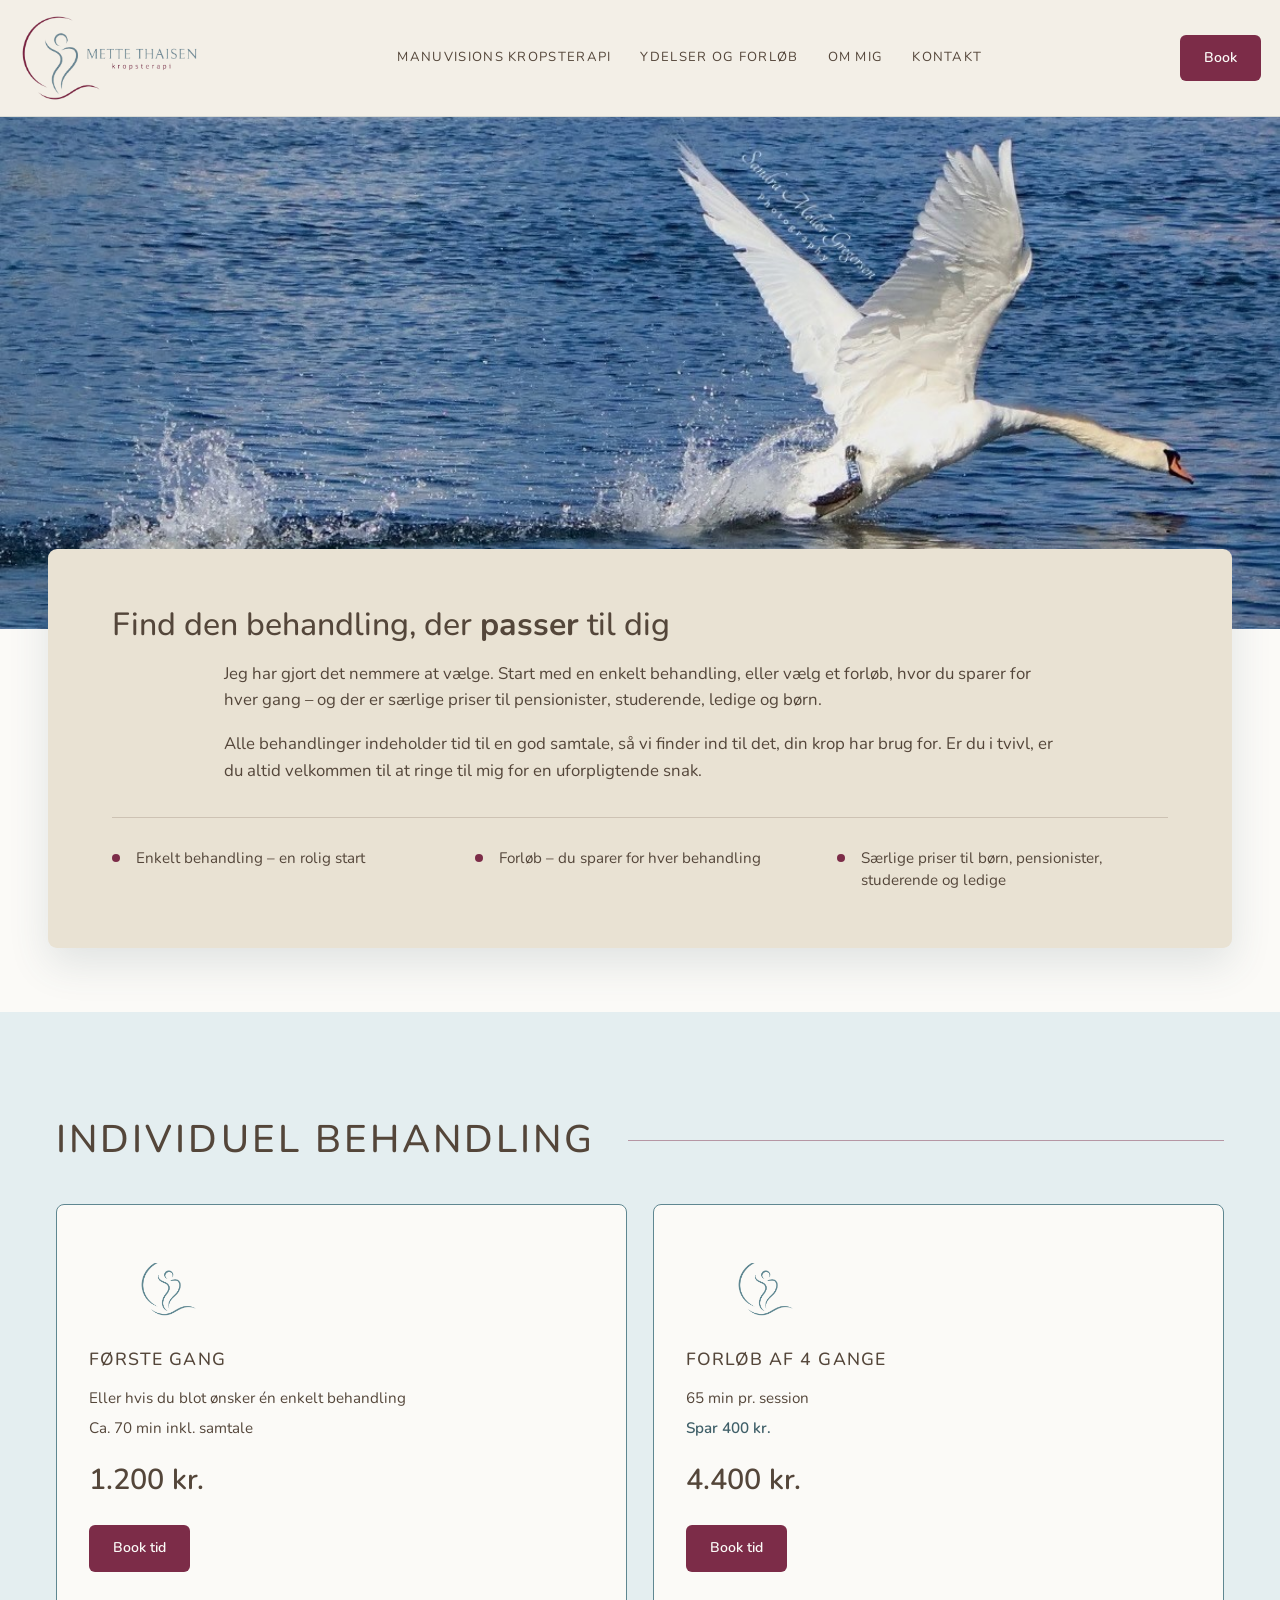
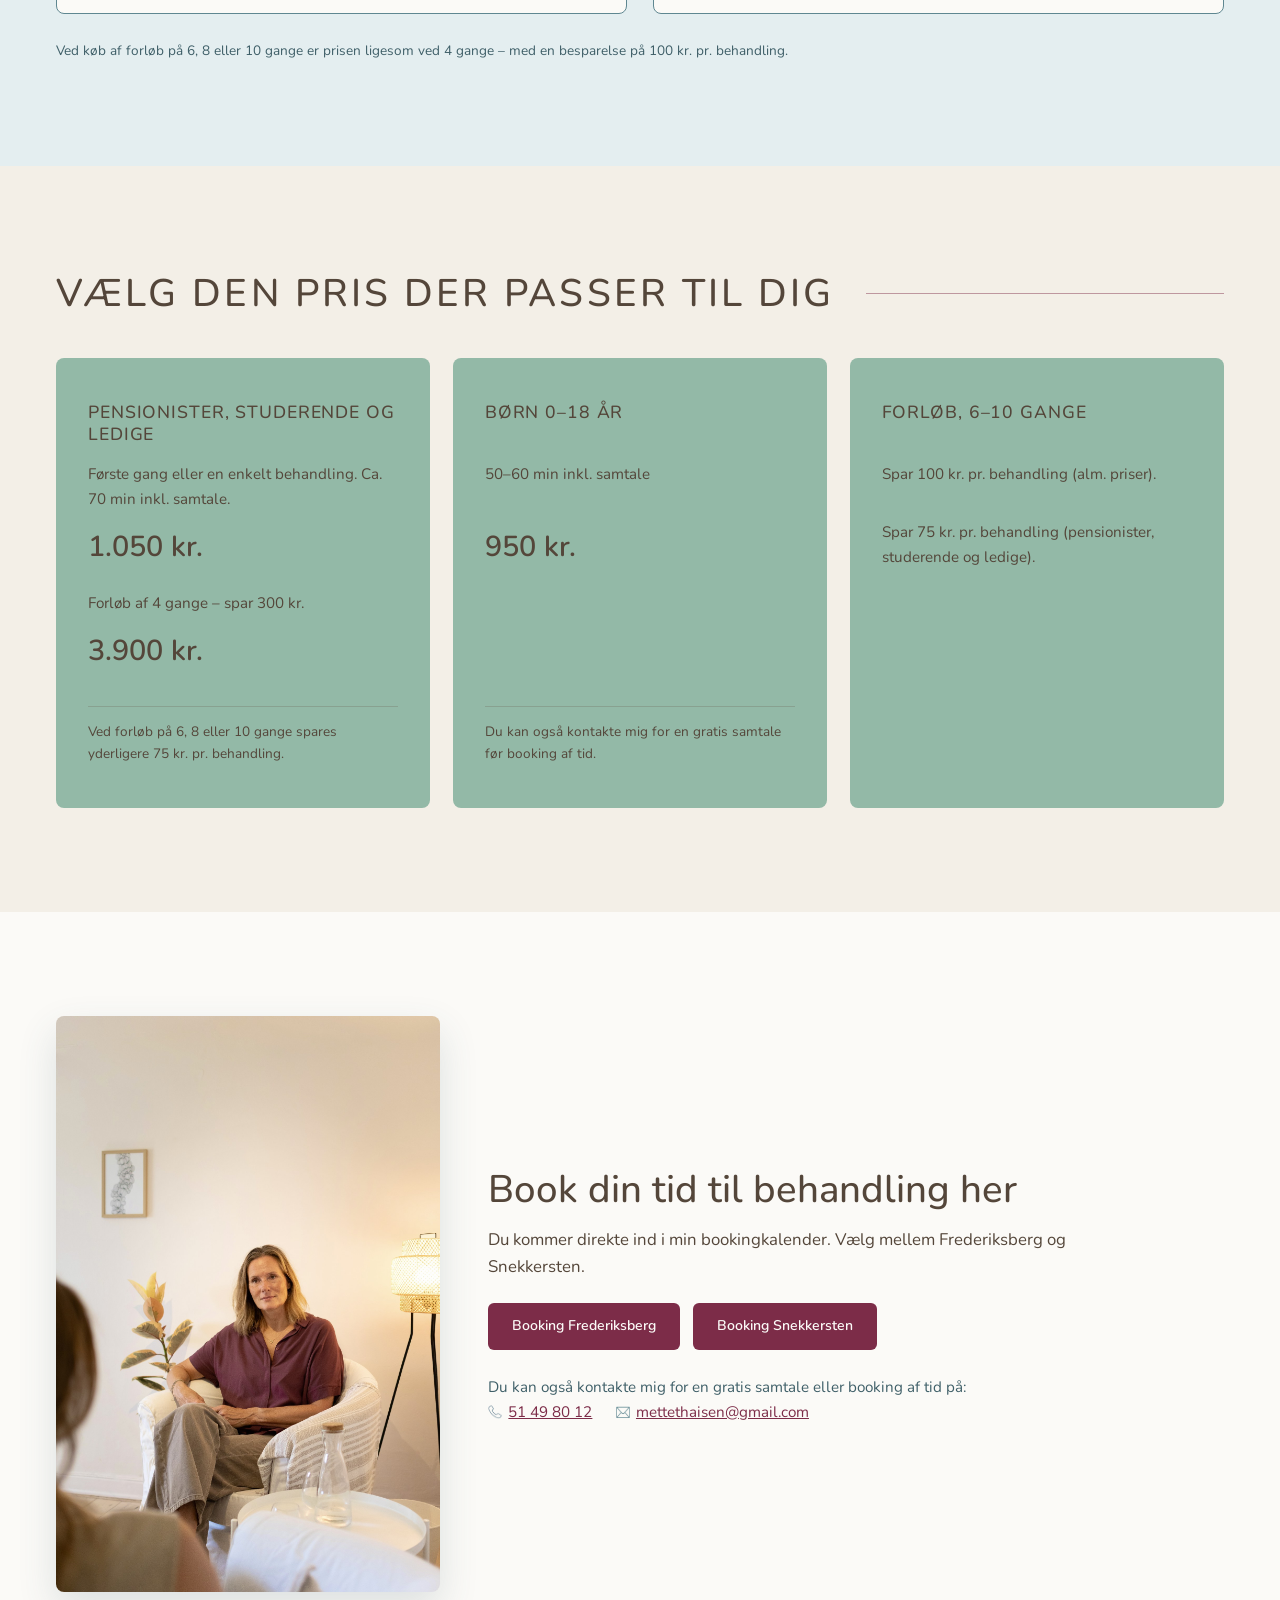
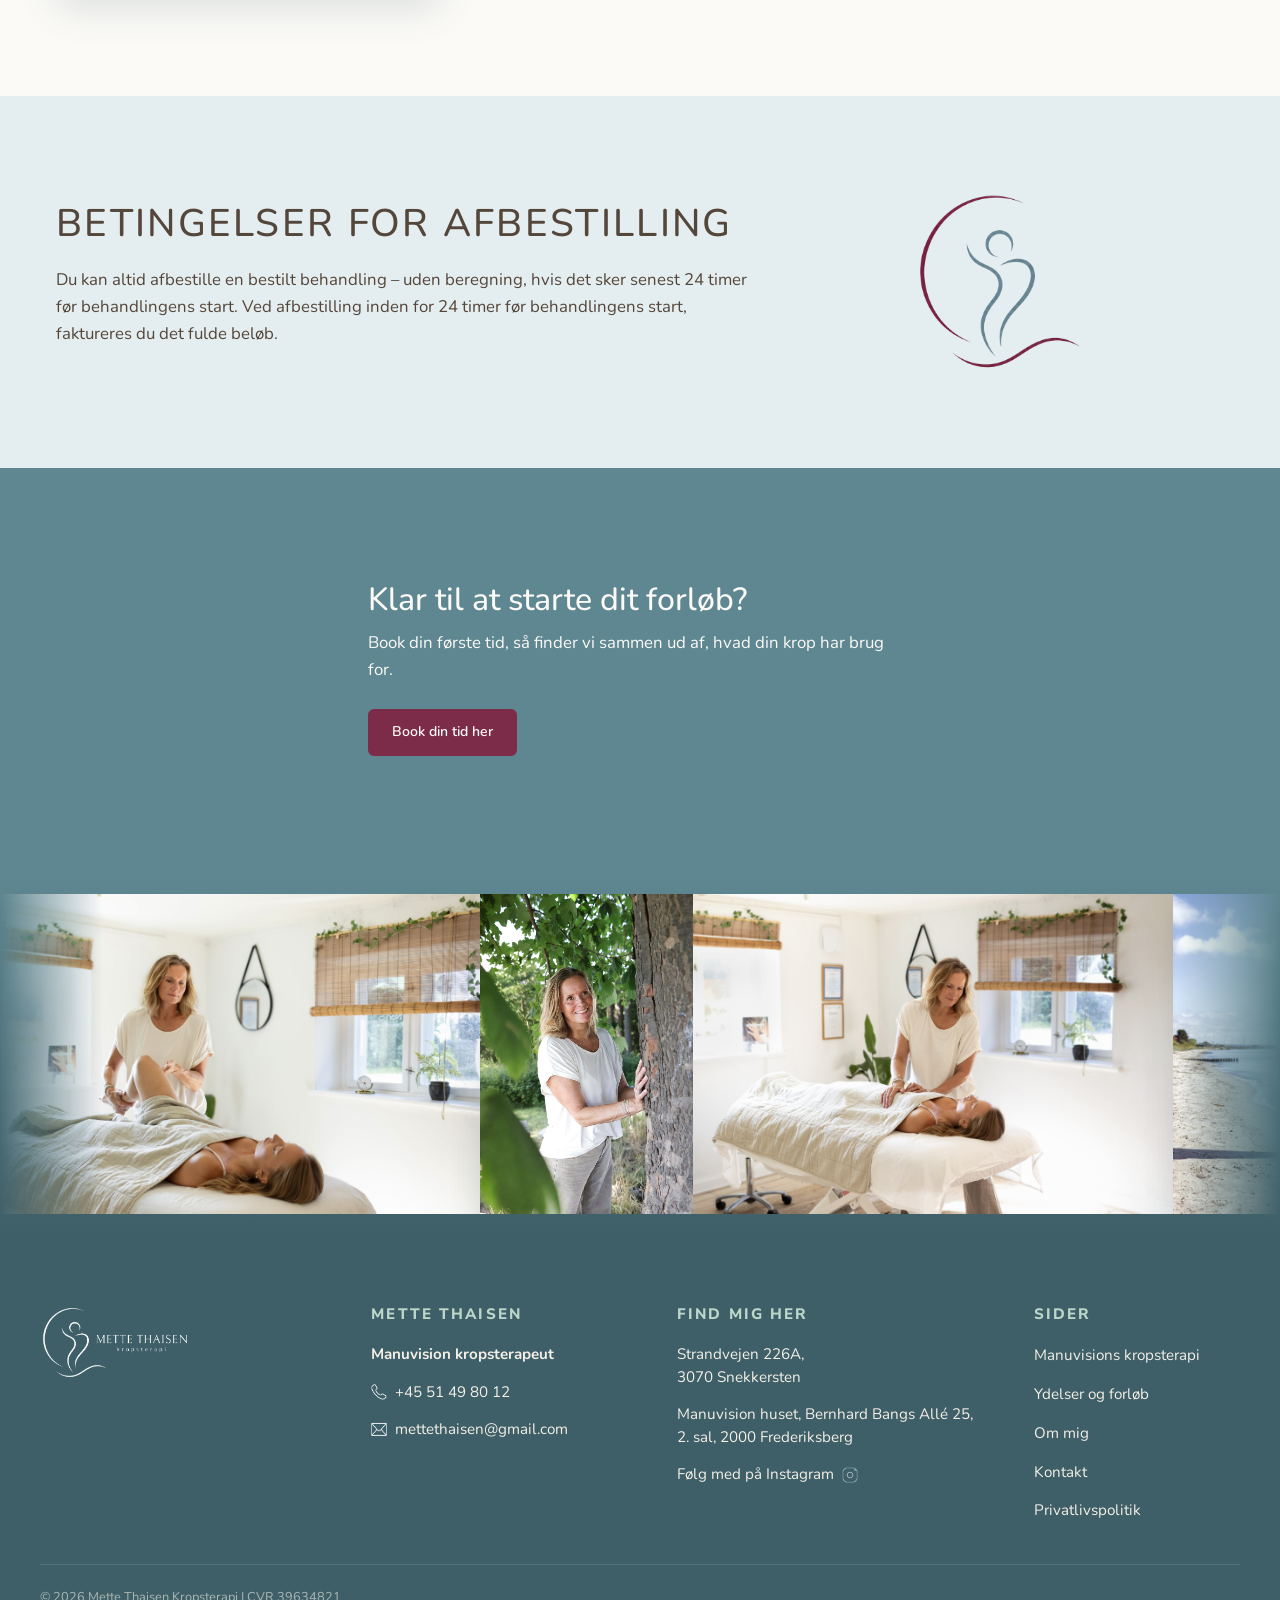
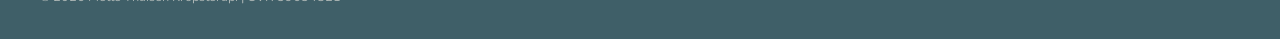
<file: priser.html>
<!DOCTYPE html>
<html lang="da">

<head>
  <meta charset="UTF-8">
  <meta name="viewport" content="width=device-width, initial-scale=1.0">
  <title>Praktisk information &amp; priser – Mette Thaisen</title>
  <meta name="description" content="Se priser på behandlinger hos Mette Thaisen, samt betingelser for afbestilling.">
  <link rel="icon" href="favicon.ico" sizes="any">
  <link rel="icon" type="image/png" href="images/favicon/favicon-32.png" sizes="32x32">
  <link rel="apple-touch-icon" href="images/favicon/apple-touch-icon.png">
  <link rel="preconnect" href="https://fonts.googleapis.com">
  <link
    href="https://fonts.googleapis.com/css2?family=Nunito:wght@300..800&family=Nunito+Sans:ital,wght@0,300..800;1,300..800&family=Alex+Brush&display=swap"
    rel="stylesheet">
  <!-- Fortæller CSS, at JavaScript virker (bruges til de rolige animationer) -->
  <script>document.documentElement.classList.add("js");</script>
  <link rel="stylesheet" href="css/base.css">
  <link rel="stylesheet" href="css/priser.css">
</head>

<body>

  <header>
    <nav>
      <a href="index.html" class="logo">
        <img src="images/logoer/logo-lockup-blaa.png" alt="Mette Thaisen - kropsterapi">
      </a>

      <!-- Vises kun på computer, se css/base.css -->
      <div class="skrivebord-links">
        <a href="manuvision.html">Manuvisions kropsterapi</a>
        <a href="forloeb.html">Ydelser og forløb</a>
        <a href="om-mig.html">Om mig</a>
        <a href="kontakt.html">Kontakt</a>
      </div>
      <a href="https://system.easypractice.net/book/mette-thaisen-kropsterapi#choose-where" target="_blank"
        rel="noopener" class="book-knap-desktop">Book</a>

      <!-- Vises kun på mobil/tablet: burgermenu, se css/base.css. Samme links som på computer. -->
      <details class="mobilmenu">
        <summary class="mobilmenu-knap">Menu</summary>
        <div class="menu-links">
          <a href="manuvision.html">Manuvisions kropsterapi</a>
          <a href="forloeb.html">Ydelser og forløb</a>
          <a href="om-mig.html">Om mig</a>
          <a href="kontakt.html">Kontakt</a>
          <a href="https://system.easypractice.net/book/mette-thaisen-kropsterapi#choose-where" target="_blank"
            rel="noopener" class="book-knap">Book</a>
        </div>
      </details>
    </nav>
  </header>

  <main>

    <!-- ====== TOPBILLEDE ====== -->
    <div class="sidebanner">
      <figure>
        <img src="images/billeder/svane.jpg" alt="En svane letter fra vandet">
      </figure>
    </div>

    <!-- ====== NYHED: en varm introduktion (ingen "prisstigning"-fokus) ====== -->
    <div class="nyhed">
      <div class="nyhed-tekst">
        <h1>Find den behandling, der <span class="ord-fremhaevet">passer</span> til dig</h1>
        <p>Jeg har gjort det nemmere at vælge. Start med en enkelt behandling, eller vælg et forløb, hvor du sparer for
          hver gang – og der er særlige priser til pensionister, studerende, ledige og børn.</p>
        <p>Alle behandlinger indeholder tid til en god samtale, så vi finder ind til det, din krop har brug for. Er du i
          tvivl, er du altid velkommen til at ringe til mig for en uforpligtende snak.</p>
        <ul class="nyhed-punkter">
          <li>Enkelt behandling – en rolig start</li>
          <li>Forløb – du sparer for hver behandling</li>
          <li>Særlige priser til børn, pensionister, studerende og ledige</li>
        </ul>
      </div>
    </div>

    <!-- ====== INDIVIDUEL BEHANDLING ====== -->
    <section class="individuel">
      <h2 class="linje-titel">Individuel behandling</h2>
      <div class="pris-liste">
        <div class="pris-kort">
          <span class="kort-ikon" aria-hidden="true"></span>
          <h3>Første gang</h3>
          <p>Eller hvis du blot ønsker én enkelt behandling</p>
          <p>Ca. 70 min inkl. samtale</p>
          <p class="pris-tal">1.200 kr.</p>
          <a href="https://system.easypractice.net/book/mette-thaisen-kropsterapi#choose-where" target="_blank"
            rel="noopener" class="knap">Book tid</a>
        </div>
        <div class="pris-kort">
          <span class="kort-ikon" aria-hidden="true"></span>
          <h3>Forløb af 4 gange</h3>
          <p>65 min pr. session</p>
          <p class="spar">Spar 400 kr.</p>
          <p class="pris-tal">4.400 kr.</p>
          <a href="https://system.easypractice.net/book/mette-thaisen-kropsterapi#choose-where" target="_blank"
            rel="noopener" class="knap">Book tid</a>
        </div>
      </div>
      <p class="pris-note">Ved køb af forløb på 6, 8 eller 10 gange er prisen ligesom ved 4 gange – med en besparelse på
        100 kr. pr. behandling.</p>
    </section>

    <!-- ====== VÆLG DEN PRIS DER PASSER TIL DIG ====== -->
    <section class="prisvalg">
      <h2 class="linje-titel">Vælg den pris der passer til dig</h2>
      <div class="pris-gruppe">
        <div class="gruppe">
          <h3>Pensionister, studerende og ledige</h3>
          <p>Første gang eller en enkelt behandling. Ca. 70 min inkl. samtale.</p>
          <p class="pris-tal">1.050 kr.</p>
          <p>Forløb af 4 gange – spar 300 kr.</p>
          <p class="pris-tal">3.900 kr.</p>
          <p class="gruppe-note">Ved forløb på 6, 8 eller 10 gange spares yderligere 75 kr. pr. behandling.</p>
        </div>
        <div class="gruppe">
          <h3>Børn 0–18 år</h3>
          <p>50–60 min inkl. samtale</p>
          <p class="pris-tal">950 kr.</p>
          <p class="gruppe-note">Du kan også kontakte mig for en gratis samtale før booking af tid.</p>
        </div>
        <div class="gruppe">
          <h3>Forløb, 6–10 gange</h3>
          <p>Spar 100 kr. pr. behandling (alm. priser).</p>
          <p>Spar 75 kr. pr. behandling (pensionister, studerende og ledige).</p>
        </div>
      </div>
    </section>

    <!-- ====== BOOK DIN TID ====== -->
    <section class="book-cta">
      <img class="book-foto" src="images/billeder/mette-samtale-med-klient.jpg"
        alt="Mette Thaisen i samtale med en klient">
      <div class="book-cta-tekst">
        <h2>Book din tid til behandling her</h2>
        <p>Du kommer direkte ind i min bookingkalender. Vælg mellem Frederiksberg og Snekkersten.</p>
        <div class="book-knapper">
          <a href="https://system.easypractice.net/book/mette-thaisen-kropsterapi#choose-where" target="_blank"
            rel="noopener" class="knap">Booking Frederiksberg</a>
          <a href="https://system.easypractice.net/book/mette-thaisen-kropsterapi#choose-where" target="_blank"
            rel="noopener" class="knap">Booking Snekkersten</a>
        </div>
        <p class="book-kontakt">Du kan også kontakte mig for en gratis samtale eller booking af tid på:
          <span><a href="tel:+4551498012"><img src="images/ikoner/telefon-blaa.png" alt="">51 49 80 12</a></span>
          <span><a href="mailto:mettethaisen@gmail.com"><img src="images/ikoner/mail-blaa.png"
                alt="">mettethaisen@gmail.com</a></span>
        </p>
      </div>
    </section>

    <!-- ====== BETINGELSER FOR AFBESTILLING ====== -->
    <section class="betingelser">
      <h2>Betingelser for afbestilling</h2>
      <p>Du kan altid afbestille en bestilt behandling – uden beregning, hvis det sker senest 24
        timer før behandlingens start. Ved afbestilling inden for 24 timer før behandlingens start,
        faktureres du det fulde beløb.</p>
    </section>
    <!-- ====== BOOK-BÅND: ligger lige over galleriet ====== -->
    <div class="book-band">
      <h2>Klar til at starte dit forløb?</h2>
      <p>Book din første tid, så finder vi sammen ud af, hvad din krop har brug for.</p>
      <a href="https://system.easypractice.net/book/mette-thaisen-kropsterapi#choose-where" target="_blank"
        rel="noopener" class="knap">Book din tid her</a>
    </div>

    <!-- ====== GALLERI ====== -->
    <section class="galleri">

      <div class="galleri-billeder">
        <div class="karrusel-spor">
          <!-- SÆT 1: alle liggende billeder, blandet så beach- og klinikbilleder skiftevis. -->
          <img src="images/billeder/behandling-af-ben.jpg" alt="Behandling af knæ og ben">
          <img src="images/billeder/mette-ved-traet.jpg" alt="Mette Thaisen ved et træ">
          <img src="images/billeder/mette-behandling-ryg.jpg" alt="Behandling hos Mette Thaisen">
          <img src="images/billeder/mette-gaar-paa-stranden.jpg" alt="Mette Thaisen går langs stranden">
          <img src="images/billeder/mette-behandling-skulder.jpg" alt="Mette Thaisen behandler en skulder">
          <img src="images/billeder/mette-arme-ud-stranden.jpg" alt="Mette Thaisen med armene ud på stranden">
          <img src="images/billeder/mette-behandling-haandled.jpg" alt="Mette Thaisen behandler et håndled">
          <img src="images/billeder/mette-paa-stranden-1200.webp" alt="Mette Thaisen på stranden">
          <img src="images/billeder/mette-behandling-hoved.jpg" alt="Mette Thaisen behandler hovedet">
          <img src="images/billeder/mette-ved-stranden.jpg" alt="Mette Thaisen ved vandet">
          <img src="images/billeder/mette-behandling-fod.jpg" alt="Mette Thaisen behandler en fod">
          <img src="images/billeder/mette-glad-i-vandkanten.jpg" alt="Mette Thaisen på stranden">
          <img src="images/billeder/mette-giver-behandling.jpg" alt="Behandling hos Mette Thaisen">
          <img src="images/billeder/fodder-i-vandkanten.jpg" alt="Fødder i vandkanten på stranden">

          <!-- SÆT 2: NØJAGTIG samme billeder gentaget i samme rækkefølge (skjult for skærmlæsere).
               Skal altid være en kopi af sæt 1, ellers hopper løkken. -->
          <img src="images/billeder/behandling-af-ben.jpg" alt="" aria-hidden="true">
          <img src="images/billeder/mette-ved-traet.jpg" alt="" aria-hidden="true">
          <img src="images/billeder/mette-behandling-ryg.jpg" alt="" aria-hidden="true">
          <img src="images/billeder/mette-gaar-paa-stranden.jpg" alt="" aria-hidden="true">
          <img src="images/billeder/mette-behandling-skulder.jpg" alt="" aria-hidden="true">
          <img src="images/billeder/mette-arme-ud-stranden.jpg" alt="" aria-hidden="true">
          <img src="images/billeder/mette-behandling-haandled.jpg" alt="" aria-hidden="true">
          <img src="images/billeder/mette-paa-stranden-1200.webp" alt="" aria-hidden="true">
          <img src="images/billeder/mette-behandling-hoved.jpg" alt="" aria-hidden="true">
          <img src="images/billeder/mette-ved-stranden.jpg" alt="" aria-hidden="true">
          <img src="images/billeder/mette-behandling-fod.jpg" alt="" aria-hidden="true">
          <img src="images/billeder/mette-glad-i-vandkanten.jpg" alt="" aria-hidden="true">
          <img src="images/billeder/mette-giver-behandling.jpg" alt="" aria-hidden="true">
          <img src="images/billeder/fodder-i-vandkanten.jpg" alt="" aria-hidden="true">
        </div>
      </div>

    </section>
  </main>

  <footer>

    <div class="footer-top">
      <div class="footer-logo">
        <img src="images/logoer/logo-lockup-hvid.png" alt="Mette Thaisen - kropsterapi">
      </div>

      <div class="footer-kontakt">
        <h2>Mette Thaisen</h2>
        <p>Manuvision kropsterapeut</p>
        <p><a href="tel:+4551498012"><img src="images/ikoner/telefon-hvid.png" alt="">+45 51 49 80 12</a></p>
        <p class="footer-mail"><a href="mailto:mettethaisen@gmail.com"><img src="images/ikoner/mail-hvid.png"
              alt="">mettethaisen@gmail.com</a></p>
      </div>

      <div class="footer-adresse">
        <h2>Find mig her</h2>
        <p>Strandvejen 226A,<br>3070 Snekkersten</p>
                <p>Manuvision huset, Bernhard Bangs Allé 25, 2.&nbsp;sal, 2000&nbsp;Frederiksberg</p>
                <p><a href="https://www.instagram.com/mettethaisenkropsterapi/" target="_blank" rel="noopener">Følg med
            på Instagram <img src="images/ikoner/instagram-hvid.png" alt="mette insta"></a>
        </p>
      </div>

      <div class="footer-sider">
        <h2>Sider</h2>
        <a href="manuvision.html">Manuvisions kropsterapi</a>
        <a href="forloeb.html">Ydelser og forløb</a>
        <a href="om-mig.html">Om mig</a>
        <a href="kontakt.html">Kontakt</a>
        <a href="privatlivspolitik.html">Privatlivspolitik</a>
      </div>
    </div>

    <p class="footer-cvr">© 2026 Mette Thaisen Kropsterapi | CVR 39634821</p>
  </footer>

  <script src="script.js"></script>
</body>

</html>
</file>
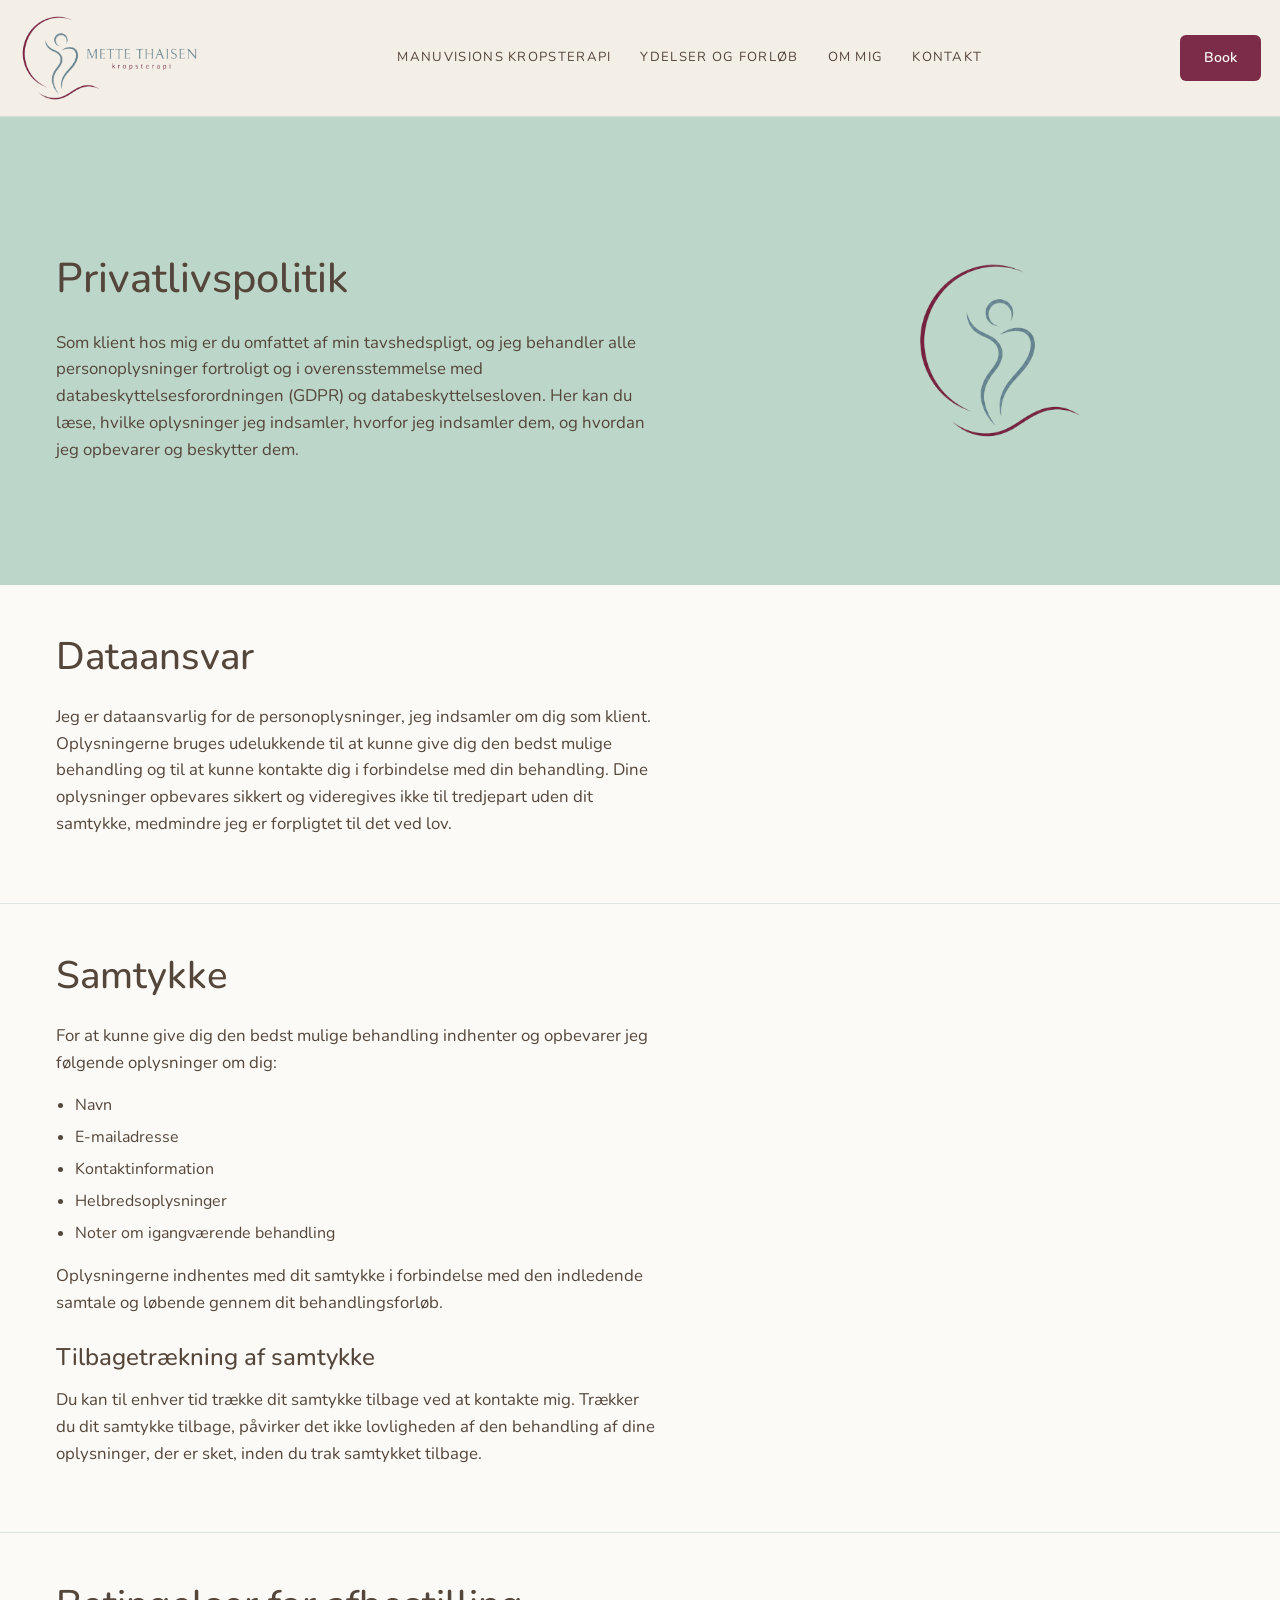
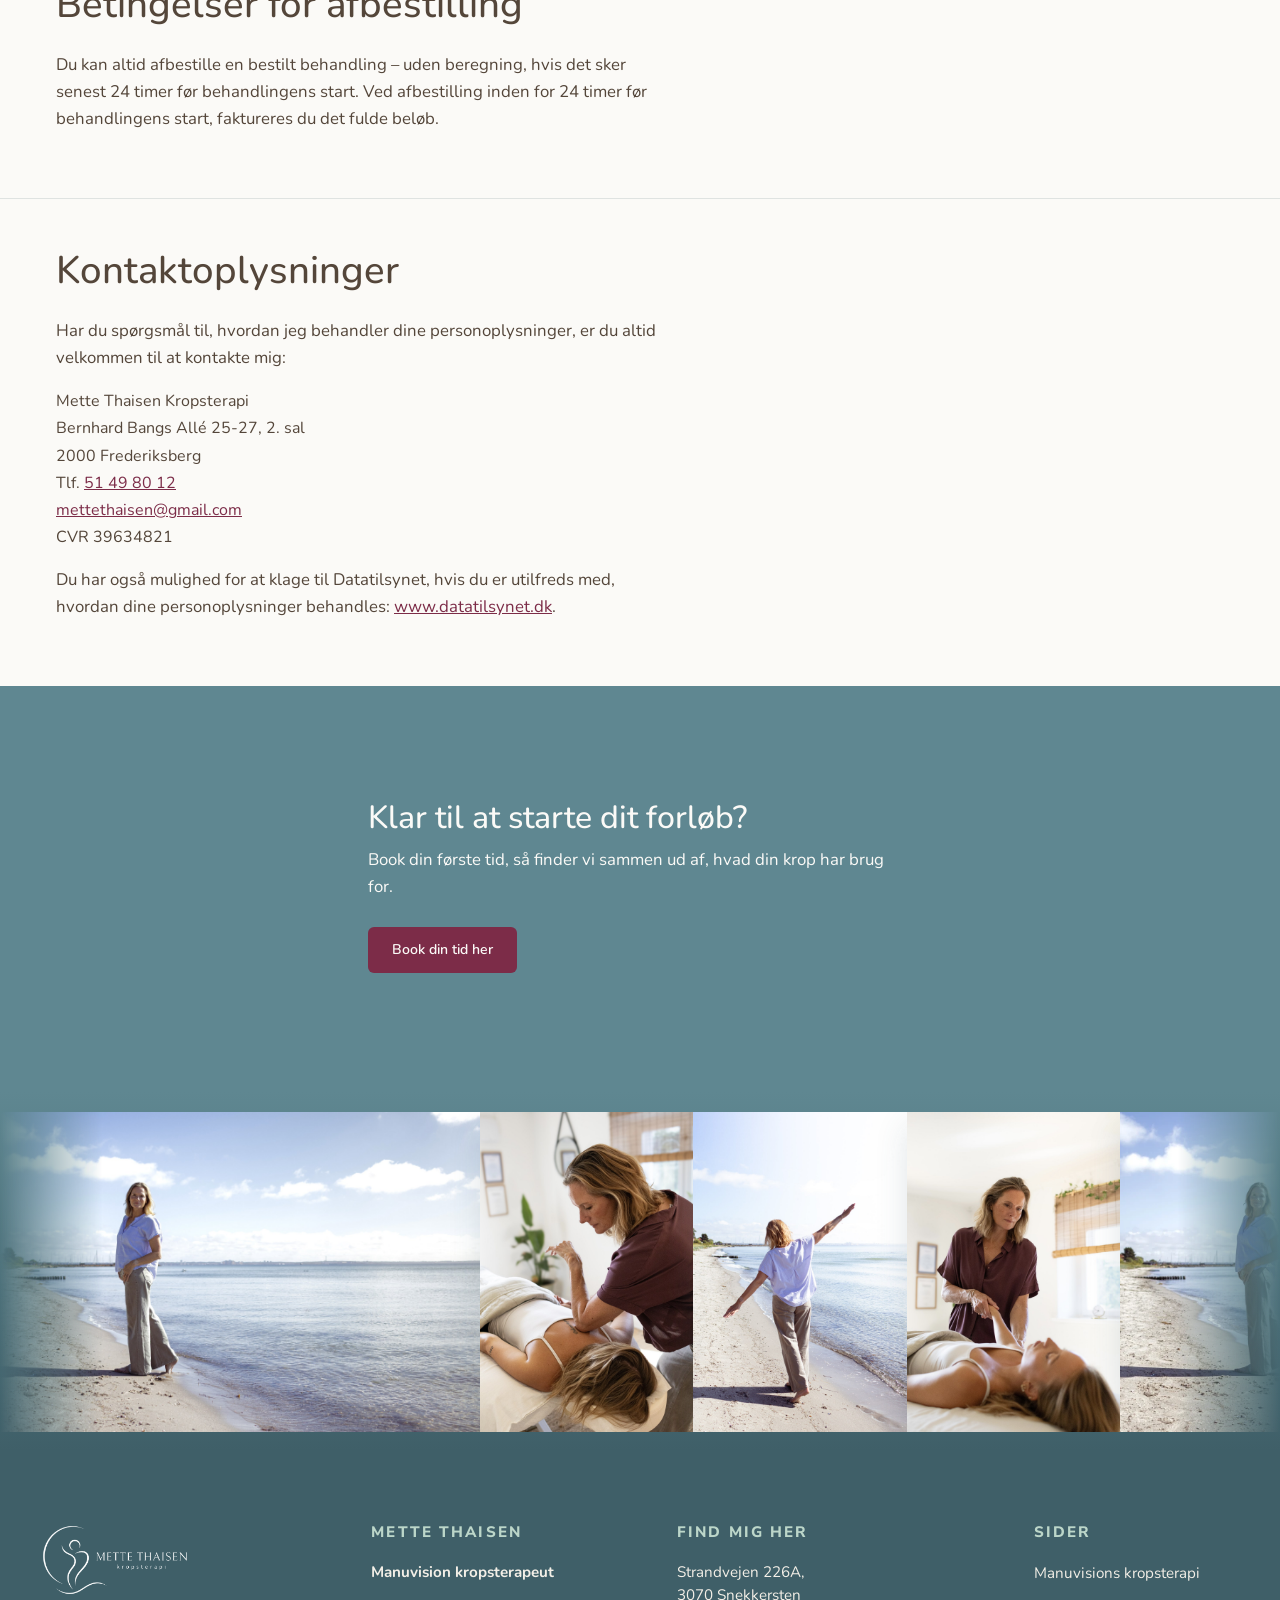
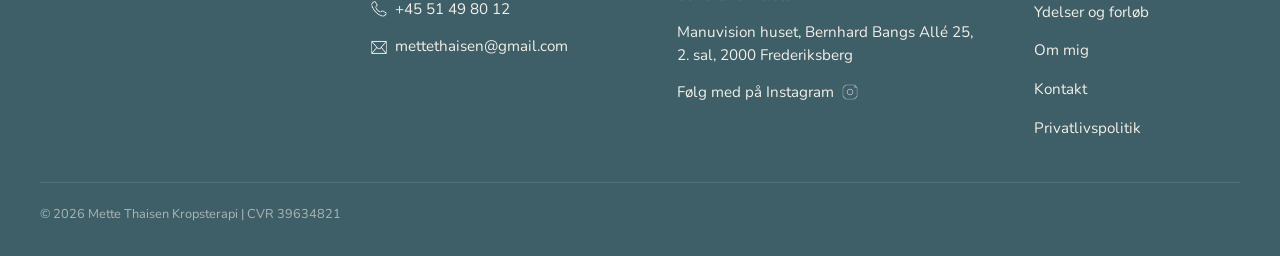
<file: privatlivspolitik.html>
<!DOCTYPE html>
<html lang="da">

<head>
  <meta charset="UTF-8">
  <meta name="viewport" content="width=device-width, initial-scale=1.0">
  <title>Privatlivspolitik – Mette Thaisen</title>
  <meta name="description"
    content="Læs hvordan Mette Thaisen Kropsterapi behandler og beskytter dine personoplysninger.">
  <link rel="icon" href="favicon.ico" sizes="any">
  <link rel="icon" type="image/png" href="images/favicon/favicon-32.png" sizes="32x32">
  <link rel="apple-touch-icon" href="images/favicon/apple-touch-icon.png">
  <link rel="preconnect" href="https://fonts.googleapis.com">
  <link
    href="https://fonts.googleapis.com/css2?family=Nunito:wght@300..800&family=Nunito+Sans:ital,wght@0,300..800;1,300..800&family=Alex+Brush&display=swap"
    rel="stylesheet">
  <!-- Fortæller CSS, at JavaScript virker (bruges til de rolige animationer) -->
  <script>document.documentElement.classList.add("js");</script>
  <link rel="stylesheet" href="css/base.css">
  <link rel="stylesheet" href="css/privatlivspolitik.css">
</head>

<body>

  <header>
    <nav>
      <a href="index.html" class="logo">
        <img src="images/logoer/logo-lockup-blaa.png" alt="Mette Thaisen - kropsterapi">
      </a>

      <!-- Vises kun på computer, se css/base.css -->
      <div class="skrivebord-links">
        <a href="manuvision.html">Manuvisions kropsterapi</a>
        <a href="forloeb.html">Ydelser og forløb</a>
        <a href="om-mig.html">Om mig</a>
        <a href="kontakt.html">Kontakt</a>
      </div>
      <a href="https://system.easypractice.net/book/mette-thaisen-kropsterapi#choose-where" target="_blank"
        rel="noopener" class="book-knap-desktop">Book</a>

      <!-- Vises kun på mobil/tablet: burgermenu, se css/base.css. Samme links som på computer. -->
      <details class="mobilmenu">
        <summary class="mobilmenu-knap">Menu</summary>
        <div class="menu-links">
          <a href="manuvision.html">Manuvisions kropsterapi</a>
          <a href="forloeb.html">Ydelser og forløb</a>
          <a href="om-mig.html">Om mig</a>
          <a href="kontakt.html">Kontakt</a>
          <a href="https://system.easypractice.net/book/mette-thaisen-kropsterapi#choose-where" target="_blank"
            rel="noopener" class="book-knap">Book</a>
        </div>
      </details>
    </nav>
  </header>

  <main>

    <!-- ====== INTRO ====== -->
    <section class="privatliv-intro">
      <h1>Privatlivspolitik</h1>
      <p>Som klient hos mig er du omfattet af min tavshedspligt, og jeg behandler alle personoplysninger fortroligt
        og i overensstemmelse med databeskyttelsesforordningen (GDPR) og databeskyttelsesloven. Her kan du læse,
        hvilke oplysninger jeg indsamler, hvorfor jeg indsamler dem, og hvordan jeg opbevarer og beskytter dem.</p>
    </section>

    <!-- ====== DATAANSVAR ====== -->
    <section class="privatliv-afsnit">
      <h2>Dataansvar</h2>
      <p>Jeg er dataansvarlig for de personoplysninger, jeg indsamler om dig som klient. Oplysningerne bruges
        udelukkende til at kunne give dig den bedst mulige behandling og til at kunne kontakte dig i forbindelse med
        din behandling. Dine oplysninger opbevares sikkert og videregives ikke til tredjepart uden dit samtykke,
        medmindre jeg er forpligtet til det ved lov.</p>
    </section>

    <!-- ====== SAMTYKKE ====== -->
    <section class="privatliv-afsnit">
      <h2>Samtykke</h2>
      <p>For at kunne give dig den bedst mulige behandling indhenter og opbevarer jeg følgende oplysninger om dig:
      </p>
      <ul>
        <li>Navn</li>
        <li>E-mailadresse</li>
        <li>Kontaktinformation</li>
        <li>Helbredsoplysninger</li>
        <li>Noter om igangværende behandling</li>
      </ul>
      <p>Oplysningerne indhentes med dit samtykke i forbindelse med den indledende samtale og løbende gennem dit
        behandlingsforløb.</p>

      <h3>Tilbagetrækning af samtykke</h3>
      <p>Du kan til enhver tid trække dit samtykke tilbage ved at kontakte mig. Trækker du dit samtykke tilbage,
        påvirker det ikke lovligheden af den behandling af dine oplysninger, der er sket, inden du trak samtykket
        tilbage.</p>
    </section>

    <!-- ====== BETINGELSER FOR AFBESTILLING ====== -->
    <section class="privatliv-afsnit">
      <h2>Betingelser for afbestilling</h2>
      <p>Du kan altid afbestille en bestilt behandling – uden beregning, hvis det sker senest 24 timer før
        behandlingens start. Ved afbestilling inden for 24 timer før behandlingens start, faktureres du det fulde
        beløb.</p>
    </section>

    <!-- ====== KONTAKTOPLYSNINGER ====== -->
    <section class="privatliv-afsnit">
      <h2>Kontaktoplysninger</h2>
      <p>Har du spørgsmål til, hvordan jeg behandler dine personoplysninger, er du altid velkommen til at kontakte
        mig:</p>
      <address>
        Mette Thaisen Kropsterapi<br>
        Bernhard Bangs Allé 25-27, 2. sal<br>
        2000 Frederiksberg<br>
        Tlf. <a href="tel:+4551498012">51 49 80 12</a><br>
        <a href="mailto:mettethaisen@gmail.com">mettethaisen@gmail.com</a><br>
        CVR 39634821
      </address>
      <p>Du har også mulighed for at klage til Datatilsynet, hvis du er utilfreds med, hvordan dine personoplysninger
        behandles: <a href="https://www.datatilsynet.dk" target="_blank" rel="noopener">www.datatilsynet.dk</a>.</p>
    </section>
    <!-- ====== BOOK-BÅND: ligger lige over galleriet ====== -->
    <div class="book-band">
      <h2>Klar til at starte dit forløb?</h2>
      <p>Book din første tid, så finder vi sammen ud af, hvad din krop har brug for.</p>
      <a href="https://system.easypractice.net/book/mette-thaisen-kropsterapi#choose-where" target="_blank"
        rel="noopener" class="knap">Book din tid her</a>
    </div>

    <!-- ====== GALLERI ====== -->
    <section class="galleri">

      <div class="galleri-billeder">
        <div class="karrusel-spor">
          <!-- SÆT 1: alle liggende billeder, blandet så beach- og klinikbilleder skiftevis. -->
          <img src="images/billeder/mette-gaar-paa-stranden.jpg" alt="Mette Thaisen går langs stranden">
          <img src="images/billeder/mette-behandling-skulder.jpg" alt="Mette Thaisen behandler en skulder">
          <img src="images/billeder/mette-arme-ud-stranden.jpg" alt="Mette Thaisen med armene ud på stranden">
          <img src="images/billeder/mette-behandling-haandled.jpg" alt="Mette Thaisen behandler et håndled">
          <img src="images/billeder/mette-paa-stranden-1200.webp" alt="Mette Thaisen på stranden">
          <img src="images/billeder/mette-behandling-hoved.jpg" alt="Mette Thaisen behandler hovedet">
          <img src="images/billeder/mette-ved-stranden.jpg" alt="Mette Thaisen ved vandet">
          <img src="images/billeder/mette-behandling-fod.jpg" alt="Mette Thaisen behandler en fod">
          <img src="images/billeder/mette-glad-i-vandkanten.jpg" alt="Mette Thaisen på stranden">
          <img src="images/billeder/mette-giver-behandling.jpg" alt="Behandling hos Mette Thaisen">
          <img src="images/billeder/fodder-i-vandkanten.jpg" alt="Fødder i vandkanten på stranden">
          <img src="images/billeder/behandling-af-ben.jpg" alt="Behandling af knæ og ben">
          <img src="images/billeder/mette-ved-traet.jpg" alt="Mette Thaisen ved et træ">
          <img src="images/billeder/mette-behandling-ryg.jpg" alt="Behandling hos Mette Thaisen">

          <!-- SÆT 2: NØJAGTIG samme billeder gentaget i samme rækkefølge (skjult for skærmlæsere).
               Skal altid være en kopi af sæt 1, ellers hopper løkken. -->
          <img src="images/billeder/mette-gaar-paa-stranden.jpg" alt="" aria-hidden="true">
          <img src="images/billeder/mette-behandling-skulder.jpg" alt="" aria-hidden="true">
          <img src="images/billeder/mette-arme-ud-stranden.jpg" alt="" aria-hidden="true">
          <img src="images/billeder/mette-behandling-haandled.jpg" alt="" aria-hidden="true">
          <img src="images/billeder/mette-paa-stranden-1200.webp" alt="" aria-hidden="true">
          <img src="images/billeder/mette-behandling-hoved.jpg" alt="" aria-hidden="true">
          <img src="images/billeder/mette-ved-stranden.jpg" alt="" aria-hidden="true">
          <img src="images/billeder/mette-behandling-fod.jpg" alt="" aria-hidden="true">
          <img src="images/billeder/mette-glad-i-vandkanten.jpg" alt="" aria-hidden="true">
          <img src="images/billeder/mette-giver-behandling.jpg" alt="" aria-hidden="true">
          <img src="images/billeder/fodder-i-vandkanten.jpg" alt="" aria-hidden="true">
          <img src="images/billeder/behandling-af-ben.jpg" alt="" aria-hidden="true">
          <img src="images/billeder/mette-ved-traet.jpg" alt="" aria-hidden="true">
          <img src="images/billeder/mette-behandling-ryg.jpg" alt="" aria-hidden="true">
        </div>
      </div>

    </section>
  </main>

  <footer>

    <div class="footer-top">
      <div class="footer-logo">
        <img src="images/logoer/logo-lockup-hvid.png" alt="Mette Thaisen - kropsterapi">
      </div>

      <div class="footer-kontakt">
        <h2>Mette Thaisen</h2>
        <p>Manuvision kropsterapeut</p>
        <p><a href="tel:+4551498012"><img src="images/ikoner/telefon-hvid.png" alt="">+45 51 49 80 12</a></p>
        <p class="footer-mail"><a href="mailto:mettethaisen@gmail.com"><img src="images/ikoner/mail-hvid.png"
              alt="">mettethaisen@gmail.com</a></p>
      </div>

      <div class="footer-adresse">
        <h2>Find mig her</h2>
        <p>Strandvejen 226A,<br>3070 Snekkersten</p>
                <p>Manuvision huset, Bernhard Bangs Allé 25, 2.&nbsp;sal, 2000&nbsp;Frederiksberg</p>
                <p><a href="https://www.instagram.com/mettethaisenkropsterapi/" target="_blank" rel="noopener">Følg med
            på Instagram <img src="images/ikoner/instagram-hvid.png" alt="mette insta"></a>
        </p>
      </div>

      <div class="footer-sider">
        <h2>Sider</h2>
        <a href="manuvision.html">Manuvisions kropsterapi</a>
        <a href="forloeb.html">Ydelser og forløb</a>
        <a href="om-mig.html">Om mig</a>
        <a href="kontakt.html">Kontakt</a>
        <a href="privatlivspolitik.html">Privatlivspolitik</a>
      </div>
    </div>

    <p class="footer-cvr">© 2026 Mette Thaisen Kropsterapi | CVR 39634821</p>
  </footer>


  <script src="script.js"></script>

</body>

</html>
</file>
<file: css/base.css>
/* ============================================================
   1. GRUNDLAG
   ============================================================ */

/* Farverne ligger ét sted. Bruges som var(--navn) resten af siden.
   Vil du ændre en farve på hele sitet, skal du kun rette her. */
:root {
  --lyscreme: #f4f1ea;
  --creme: #f3efe7; /* sidens baggrund */
  --sand: #e9e2d3; /* lidt mørkere beige til bokse */
  --lyseblaa: #e4eef0; /* meget lys blå til bånd */
  --salvie-lys: #bcd6c9;
  --salvie: #93b9a7;
  --petroleum: #5f8791;
  --petroleum-moerk: #3f5f68; /* footer og mørke bånd */
  --petroleum-dyb: #2f4a52; /* endnu mørkere blå, til hover */
  --bordeaux: #7c2c48; /* knapper og accent */
  --bordeaux-moerk: #5c1f36; /* hover på bordeaux */
  --tekst: #54463a; /* varm brun tekst (blødere end sort, men stadig tydelig) */
  --hvid: #fbfaf7; /* en blød, varm "hvid" – ikke skarp hvid */
  /* SKRIFTSTØRRELSER – ét sted for hele sitet, ud fra hierarki.
     Alle overskrifter og tekster bruger disse, så de har samme
     størrelse på alle sider. Tallene bliver større fra 700px (se nedenfor). */
  --fs-h1: 1.9rem;
  --fs-h2: 1.5rem;
  --fs-h3: 1.2rem;
  --fs-card: 1.1rem; /* overskrifter inde i kort */
  --fs-p: 1rem; /* almindelig brødtekst */
  --fs-small: 0.95rem; /* tekst i kort, lister, links */
  --fs-note: 0.85rem; /* noter og små knapper */
  --fs-label: 0.75rem; /* små labels med store bogstaver */
  --fs-pris: 1.8rem; /* priser */
  /* SKRIFTTYPER – ét sted for hele sitet.
     Nunito (en blød, afrundet og rolig skrift) bruges ALLE steder –
     overskrifter, brødtekst, menu og knapper – bare i forskellige
     vægte (300-800). Kun de små underoverskrifter (labels med store
     bogstaver) er sat i Nunito Sans, og signatur-båndet i skriveskrift. */
  --font-tekst: "Nunito", "Nunito Sans", "Segoe UI", Arial, sans-serif;
  --font-overskrift: var(--font-tekst);
  --font-label: "Nunito Sans", "Segoe UI", Arial, sans-serif;
  --font-skrift: "Alex Brush", cursive; /* kun signatur-båndet på forsiden */
  --sidepadding: max(1.8rem, calc((100% - 73rem) / 2)); /* indhold i midterspalte, bånd i fuld bredde */
}

/* Fra 700px (tablet og computer) er teksten lidt større */
@media (min-width: 700px) {
  :root {
    --fs-h1: 2.6rem;
    --fs-h2: 2rem;
    --fs-h3: 1.5rem;
    --fs-p: 1.05rem;
  }
}

/* box-sizing: border-box betyder, at padding og kant regnes MED i
   bredden. Ellers ville en boks på width: 100% + padding stikke ud
   over siden. Reglen er sat på alle de HTML-tags, vi bruger. */
html,
body,
header,
nav,
main,
section,
footer,
figure,
div,
span,
a,
p,
h1,
h2,
h3,
ul,
ol,
li,
dl,
dt,
dd,
img,
svg,
details,
summary,
blockquote,
cite,
address {
  box-sizing: border-box;
}

html {
  scroll-padding-top: 5rem; /* anker-spring gemmer sig ikke under headeren */
  scroll-behavior: smooth; /* bløde spring til #anker-links */
  overflow-x: hidden; /* værn mod vandret scrollbar fra billeder, der går ud til kanten */
}

body {
  margin: 0;
  color: var(--tekst);
  font-family: var(--font-tekst);
  line-height: 1.6;
  background-color: var(--hvid);
}

/* Overskrifter */
h1,
h2,
h3 {
  font-family: var(--font-overskrift);
  font-weight: 500;
  font-style: normal;
  line-height: 1.25;
  margin: 0 0 0.6em 0;
  max-width: 60ch; /* ch = bredden af ét "0" – holder linjerne læsevenlige */
}

h1 {
  font-size: var(--fs-h1);
  margin-top: 2rem;
}

h2 {
  font-size: var(--fs-h2);
}

h3 {
  font-size: var(--fs-h3);
}

@media (min-width: 1000px) {
  main section h2 {
    font-size: clamp(2.1rem, 3vw, 2.7rem);
  }
}

/* De små underoverskrifter (labels over overskrifterne) er i Nunito Sans */
.kicker,
.udmaerkelser-kicker {
  font-family: var(--font-label);
}

/* Ét fremhævet ord i en overskrift: fed, i samme brune farve som teksten */
.ord-fremhaevet {
  font-weight: 700;
}

/* Brødtekst */
p {
  max-width: 60ch;
  margin: 0 0 1em 0;
  font-style: normal;
  font-size: var(--fs-p);
}

/* Billeder må aldrig blive bredere end deres boks.
   display: block fjerner den lille luft under billeder. */
img {
  max-width: 100%;
  display: block;
}

a {
  color: var(--bordeaux);
}

ul,
ol {
  padding-left: 1.2em;
}

/* SEKTIONER
   Hver sektion er et BÅND i fuld bredde:
   - baggrunden går helt ud til skærmens kanter
   - indholdet står i midterspalten (--sidepadding = mindst 1.8rem
     sideluft, aldrig bredere end 73rem)
   - båndene sidder helt op ad hinanden (ingen hvide huller), og
     farverne skifter: hvid, creme, lyseblå, lys salvie ...
   Undtagelser med egne regler: header, hero, det farvede bånd
   (.bjaelke) og footer. */
main section,
main .sidebanner {
  max-width: none;
  margin-block: 0;
  padding-block: 4.5rem;
  padding-inline: var(--sidepadding);
}

/* --- Tablet: fra 700px og op --- */
@media (min-width: 700px) {
  main section,
  main .sidebanner {
    padding-block: 6.5rem;
  }
}

/* --- Computer: fra 1000px og op --- */

/* ============================================================
   2. HEADER OG NAVIGATION

   Header'en har to udgaver, som begge ligger i HTML'en:
   - MOBIL:   logo + burgermenu (.mobilmenu)
   - COMPUTER: logo + links (.skrivebord-links) + Book-knap
   CSS'en viser den ene og skjuler den anden.
   ============================================================ */

header {
  position: sticky; /* bliver stående øverst, når man scroller */
  top: 0;
  background-color: var(--creme);
  padding: 0.8rem 1.2rem;
  z-index: 10; /* ligger ovenpå indholdet under headeren */
  border-bottom: 1px solid rgba(63, 95, 104, 0.15); /* tynd streg i stedet for skygge */
}

/* flex = elementerne ligger på række. space-between skubber logoet
   til venstre og resten til højre. */
header nav {
  display: flex;
  align-items: center;
  justify-content: space-between;
}

.logo {
  display: flex;
  align-items: center;
}

/* Logoet er ét billede – vi sætter kun højden, bredden følger med */
.logo img {
  height: 90px;
}

/* <details> i menuen nulstilles, så de ikke får den sandfarvede
   "Læs mere"-boks fra afsnit 6. */
header nav details {
  margin: 0;
}

/* --- Burgerknappen (mobil) ---
   Vi skjuler teksten "Menu" (font-size: 0) og viser i stedet et
   ikon med ::before. Når menuen er åben (attributten [open] sættes
   automatisk af browseren), skifter ikonet fra ☰ til ✕. */
.mobilmenu-knap {
  list-style: none; /* fjerner standard-trekanten */
  cursor: pointer;
  font-size: 0;
  line-height: 1;
  padding: 0.2rem 0.4rem;
}

.mobilmenu-knap::-webkit-details-marker {
  display: none; /* fjerner trekanten i Safari/Chrome */
}

.mobilmenu-knap::before {
  content: "☰";
  font-size: 2.3rem;
}

.mobilmenu[open] .mobilmenu-knap::before {
  content: "✕";
}

/* Selve menuboksen: placeres med position: absolute lige under
   headeren (top: 100%) og helt ud til højre. */
.mobilmenu .menu-links {
  position: absolute;
  right: 0;
  top: 100%;
  margin-top: 0.6rem;
  z-index: 20; /* ovenpå hero-billedet lige under */
  background-color: var(--creme);
  border-radius: 10px;
  box-shadow: 0 6px 20px rgba(0, 0, 0, 0.12);
  padding: 1rem 1.4rem;
  display: flex;
  flex-direction: column; /* links nedad i stedet for på række */
  gap: 0.9rem;
  min-width: 200px;
}

.menu-links a {
  text-decoration: none;
  color: var(--tekst);
}

.menu-links a:hover {
  color: var(--bordeaux);
}

/* Book-knappen i mobilmenuen */
.menu-links .book-knap {
  background-color: var(--bordeaux);
  color: var(--hvid);
  padding: 0.75rem 1.5rem; /* samme størrelse som .knap */
  font-size: 0.88rem;
  font-weight: 600;
  border-radius: 6px;
  text-align: center;
}

/* "Praktisk information" i mobilmenuen (kun mobil – på computer er
   punkterne helt almindelige links) */

/* Undermenuen rykkes lidt ind og får en streg i venstre side */

/* --- Computer-navigationen ---
   Vises først fra 700px (se media query nedenfor). */
.skrivebord-links {
  display: none;
}

/* Book-knappen på computer. Den ligger UDENFOR .skrivebord-links,
   som sidste element i header nav.
   TRICK: .skrivebord-links får flex: 1, dvs. den fylder al den
   plads, der er tilbage. Derved bliver Book-knappen skubbet helt ud
   til højre, mens de andre links står centreret i midten. */
.book-knap-desktop {
  display: none;
  text-decoration: none;
  font-size: 0.88rem;
  font-weight: 600;
  padding: 0.75rem 1.5rem; /* samme størrelse som .knap */
  border-radius: 6px;
  text-align: center;
  background-color: var(--bordeaux);
  border-color: var(--bordeaux);
  color: var(--hvid);
  white-space: nowrap; /* teksten må ikke ombrydes */
}

.book-knap-desktop:hover {
  background-color: var(--bordeaux-moerk);
  border-color: var(--bordeaux-moerk);
  color: var(--hvid);
}

/* --- Tablet: burgermenuen forsvinder, almindelige links vises --- */
@media (min-width: 700px) {
  .mobilmenu {
    display: none;
  }

  .skrivebord-links {
    display: flex;
    flex: 1;
    align-items: center;
    flex-wrap: wrap; /* links må skifte linje, hvis der ikke er plads */
    justify-content: center;
    row-gap: 0.6rem;
    column-gap: 1.1rem;
  }

  .skrivebord-links a {
    text-decoration: none;
    color: var(--tekst);
    font-size: 0.78rem;
    text-transform: uppercase; /* små store bogstaver med luft imellem */
    letter-spacing: 0.1em;
    white-space: nowrap;
  }

  .skrivebord-links a:hover {
    color: var(--bordeaux);
  }

  .book-knap-desktop {
    display: inline-block;
  }

  header nav {
    gap: 1.2rem;
  }
}

@media (min-width: 1000px) {
  header nav {
    gap: 2rem;
  }

  .skrivebord-links {
    flex-wrap: nowrap;
    column-gap: 1.8rem;
  }

  .skrivebord-links a {
    font-size: 0.82rem;
  }
}

/* Linket til den side, man er på. script.js sætter attributten
   aria-current="page" på det rigtige link. Den står EFTER hover-
   reglerne, så den aktuelle side bliver ved med at være mørk. */
.skrivebord-links a[aria-current="page"],
.menu-links a[aria-current="page"] {
  text-decoration: underline;
  text-underline-offset: 4px;
  font-weight: 700;
  color: var(--tekst);
}

/* ============================================================
   3. KNAPPER
   .knap      = fyldt bordeaux (primær knap)
   .knap-lys  = fyldt blå (sekundær knap), endnu mørkere blå ved hover
   De to har PRÆCIS samme størrelse, form og skrift – kun farven
   er forskellig. Alle knapper på sitet bruger en af de to
   (også knapperne i menuen og i headeren).
   ============================================================ */

.knap {
  display: inline-block;
  background-color: var(--bordeaux);
  color: var(--hvid);
  text-decoration: none;
  padding: 0.75rem 1.5rem;
  border-radius: 6px; /* små, bløde hjørner – næsten firkantet */
  font-size: 0.88rem;
  font-weight: 600;
  text-align: center;
  margin-top: 0.5rem;
}

.knap:hover {
  background-color: var(--bordeaux-moerk);
}

.knap-lys {
  display: inline-block;
  background-color: var(--petroleum-moerk);
  color: var(--hvid);
  text-decoration: none;
  padding: 0.75rem 1.5rem;
  border-radius: 6px;
  font-size: 0.88rem;
  font-weight: 600;
  text-align: center;
  margin-top: 0.5rem;
}

.knap-lys:hover {
  background-color: var(--petroleum-dyb);
  color: var(--hvid);
}

/* Tekst-link: understreget link i stedet for knap-look.
   Bruges på forsiden, om-mig og manuvision. Understregningen er en
   border-bottom (ikke text-decoration), så vi selv styrer stregen. */
.tekst-link {
  font-weight: 600;
  border-bottom: 1.5px solid var(--bordeaux);
  text-decoration: none;
}

.tekst-link:hover {
  color: var(--bordeaux-moerk);
  border-bottom-color: var(--bordeaux-moerk);
}

/* ============================================================
   4. HERO OG SIDEBANNER
   Hero      = forsidens store billede med tekst.
   Sidebanner = det enkle topbillede på de andre sider.
   ============================================================ */

/* Hero går helt ud til skærmens kanter.
   TRICK: 50% er halvdelen af forældrens bredde, 50vw er halvdelen af
   skærmens bredde. calc(50% - 50vw) giver derfor et negativt tal,
   der trækker hero'en ud til kanten. (vw = procent af skærmbredden) */
main .hero {
  margin-left: calc(50% - 50vw);
  margin-right: calc(50% - 50vw);
  margin-bottom: 3.5rem;
}

/* Mobil: teksten har luft i siderne, men billedet trækkes ud til
   kanten med negativ margin (-1.5rem) */
.hero {
  padding: 0 1.5rem;
}

.hero h1 {
  font-size: 2.2rem;
  line-height: 1.1;
  margin: 0 0 0.6rem; /* teksten under hører til overskriften, så den står tæt på */
}

.hero h2 {
  font-weight: 400;
  line-height: 1.5;
}

.speciel-hero {
  color: var(--petroleum);
  color: var(--petroleum-moerk);
  font-weight: 600;
  margin-bottom: 0.4rem;
  font-size: 1rem;
  font-weight: bold;
}

.hero figure {
  margin: 0 -1.5rem;
  height: 56vw; /* vw = procent af skærmbredden, så højden følger bredden */
  overflow: hidden; /* alt der stikker ud af boksen, skjules */
  position: relative;
}

/* Billedet er lavet i de rigtige proportioner (1.6:1), så Mette ser
   naturlig ud. object-fit: cover fylder boksen og beskærer kun i top
   og bund. Ingen strækning eller forskydning, så billedet bliver skarpt. */
.hero figure img {
  position: absolute;
  inset: 0; /* inset: 0 = top, højre, bund og venstre er alle 0 */
  width: 100%;
  height: 100%;
  object-fit: cover;
  object-position: center;
}

/* På computer ligger teksten oven på billedet i højre side.
   Et blødt, lyst slør over højre side sørger for, at teksten altid
   kan læses. (På tablet er der ikke plads, så dér står teksten under.) */
@media (min-width: 1000px) {
  .hero figure::after {
    content: "";
    position: absolute;
    inset: 0;
    pointer-events: none;
  }

  .speciel-hero {
    font-weight: 600;
    font-weight: bold;
  }
}

.hero-tekst .kicker {
  text-transform: uppercase;
  letter-spacing: 0.16em;
  color: var(--petroleum-moerk);
  font-weight: 600;
  margin: 2rem 0 1.4rem; /* luft til billedet over og til overskriften under */
  font-size: 0.72rem;
}

.hero h2 {
  font-size: 1rem;
  margin-bottom: 2rem;
}

/* .hero foran, så den vinder over .hero h2 ovenfor */
.hero .overskrift_ul {
  font-size: 1.2rem; /* en anelse større end punkterne i listen */
  font-weight: 600;
  margin-bottom: 0.6rem;
}

.hero p {
  font-size: var(--fs-h2);
  margin-bottom: 2px;
}

.hero ul {
  margin: 0 0 1.8rem;
}

.hero li {
  line-height: 1.5;
  margin-bottom: 0.4rem;
}

.hero li p {
  font-size: 1rem;
}

/* Række af knapper */
.hero-knapper {
  display: flex;
  flex-wrap: wrap;
  gap: 0.8rem;
  margin-bottom: 1rem;
}

/* Knappen flugter med teksten i stedet for at stå i midten */
.hero .hero-knapper .knap {
  margin: 0;
}

/* Sidebanner: kun et billede øverst, ingen tekst ovenpå */

/* --- Tablet: billedet øverst og teksten under, som på mobil,
   men med mere luft og en centreret tekstspalte --- */
@media (min-width: 700px) {
  .hero {
    padding: 0 3rem;
    margin-bottom: 4.5rem;
  }

  .hero figure {
    margin: 0 -3rem;
    height: 55vw;
    max-height: 900px;
  }

  /* Spalten står i midten, men teksten i den er venstrestillet */
  .hero-tekst {
    max-width: 36rem;
    margin-inline: auto;
  }

  .hero-tekst .kicker {
    margin-top: 3rem;
  }

  .hero h1 {
    font-size: 2.8rem;
  }

  .hero h2 {
    font-size: 1.1rem;
  }

  .hero .overskrift_ul {
    font-size: 1.25rem;
  }
}

/* --- Computer: hero-teksten får mere luft og en tydelig rækkefølge ---
   Alt står venstrestillet i én spalte, og afstanden bliver mindre
   jo tættere ting hører sammen (kicker → overskrift → tekst → liste → knap). */
@media (min-width: 1000px) {
  /* Lidt kraftigere slør i højre side, så teksten står tydeligt */
  .hero figure::after {
    background: linear-gradient(to right, transparent 35%, rgba(245, 238, 226, 0.75) 75%);
  }

  main .hero {
    position: relative; /* gør at .hero-tekst kan placeres inde i den */
    padding: 0;
  }

  /* Høj nok til, at teksten aldrig rammer billedets kant */
  .hero figure {
    margin: 0;
    min-height: 780px;
  }

  /* Teksten lægges oven på billedet i højre side */
  .hero-tekst {
    position: absolute;
    top: 50%;
    transform: translateY(-50%); /* centrerer lodret */
    margin: 0;
    right: 12%; /* rykket lidt ind mod midten */
    width: 38%;
    max-width: 34rem;
  }

  .hero-tekst .kicker {
    margin-top: 0;
    font-size: 0.85rem;
    margin: 0 0 3.6rem; /* mere luft = kickeren står højere over overskriften */
  }

  .hero h1 {
    font-size: 3.4rem;
    line-height: 1.1;
    margin: 0 0 0.8rem; /* teksten under hører til overskriften, så den står tæt på */
  }

  .hero h2 {
    font-size: 1.15rem;
    font-weight: 400;
    line-height: 1.5;
    margin-bottom: 4.2rem; /* tydelig pause før symptomlisten */
  }

  .speciel-hero {
    font-size: 1.15rem;
  }

  .hero .overskrift_ul {
    font-size: 1.2rem;
    font-weight: 600;
    margin-bottom: 0.6rem;
  }

  .hero ul {
    margin: 0 0 2rem;
  }

  .hero li {
    font-size: 0.98rem;
    line-height: 1.5;
    margin-bottom: 0.4rem;
  }

  /* Knappen flugter med teksten i stedet for at stå i midten */
  .hero .hero-knapper .knap {
    margin: 0;
  }
}

/* ============================================================
   5. KORT MED BILLEDE
   .billede-kort  = sektionen (forside: .om-mig-kort og
   .forloeb-kort, om mig: .historie)
   .kort-indhold  = wrapper med billede + tekst
   .kort-billede  = billedet, .kort-tekst = tekstdelen
   ============================================================ */

.forloeb-kort img,
.historie img {
  border-radius: 8px;
  margin: 1.2rem auto;
}

/* --- Tablet: billede og tekst side om side --- */
@media (min-width: 700px) {
  .kort-indhold {
    display: flex;
    align-items: center;
    gap: 2.5rem;
    text-align: left;
  }

  /* Billede og tekst deler pladsen ligeligt.
     min-width: 0 forhindrer, at et stort billede presser teksten
     for smal. */
  .kort-billede,
  .kort-tekst,
  .historie-tekst,
  .historie-venstre {
    flex: 1;
    min-width: 0;
  }

  .billede-kort img {
    margin: 0;
  }
}

/* ============================================================
   6. "LÆS MERE"-BOKSE (<details>)
   Bruges på forløb-, priser- og om mig-siden.
   ============================================================ */

details {
  border-radius: 6px;
  margin: 0.6rem 0 1.2rem 0;
}

details summary {
  cursor: pointer;
  font-weight: 600;
  color: var(--petroleum-moerk);
}

/* ============================================================
   "Læs mere" – ingen boks og ingen trekant
   Kun teksten med understregning.
   ============================================================ */

main details {
  border-radius: 0;
}

main details summary {
  display: inline-block;
  list-style: none;
  cursor: pointer;
  text-decoration: underline;
  text-underline-offset: 3px;
}

main details summary::-webkit-details-marker {
  display: none;
}

main details summary::marker {
  content: "";
}

details p:last-child {
  margin-bottom: 0;
}

/* ============================================================
   7. FOOTER (ens på alle sider)
   ============================================================ */

/* Book-bånd lige over galleriet: en lidt lysere blå end footeren, uden
   mellemrum, så bånd, galleri og footer hænger sammen. */
.book-band {
  background-color: var(--petroleum);
  color: var(--hvid);
  padding: 4.5rem 1.8rem 5rem;
}

.book-band h2 {
  margin: 0 auto 0.6rem;
}

.book-band h2,
.book-band p {
  max-width: 34rem;
}

.book-band p {
  margin: 0 auto 1.6rem;
}

/* Samme røde knap som alle andre steder (farven kommer fra .knap) */
.book-band .knap {
  margin: 0;
  display: block;
  width: fit-content;
  margin-left: max(0px, calc((100% - 34rem) / 2));
  margin-right: 0;
}

@media (min-width: 700px) {
  .book-band {
    padding: 7rem 2.5rem 7.5rem;
  }
}

/* FOOTER – tydeligt hierarki:
   1. spalte-overskrifter: store, fede og i lys salvie
   2. brødtekst og links: almindelig størrelse i creme
   3. nederste linje (copyright): lille og dæmpet */
footer {
  background-color: var(--petroleum-moerk);
  color: var(--creme);
  padding: 4rem 1.8rem 2rem;
}

/* Fire spalter på computer (logo, kontakt, find mig, sider). På mobil
   ligger de under hinanden. */
.footer-top {
  display: grid;
  gap: 2.4rem;
  max-width: 78rem;
  margin-inline: auto;
}

footer h2 {
  font-family: var(--font-label);
  font-size: 0.95rem;
  font-weight: 800;
  letter-spacing: 0.14em;
  text-transform: uppercase;
  color: var(--salvie-lys);
  margin: 0 0 1rem 0;
}

.footer-logo img {
  width: 150px;
}

footer p {
  margin: 0;
  font-size: var(--fs-small);
  line-height: 1.5;
}

/* Alle tre spalter har samme rytme: overskrift, så rækker med samme
   afstand imellem, så de flugter på tværs */
.footer-kontakt,
.footer-adresse,
.footer-sider {
  display: grid;
  align-content: start;
  gap: 0.9rem;
}

.footer-kontakt h2,
.footer-adresse h2,
.footer-sider h2 {
  margin: 0 0 0.3rem;
}

/* Rollen under navnet er lidt fremhævet */
.footer-kontakt p:first-of-type {
  font-weight: 700;
}

.footer-kontakt p {
  display: flex;
  align-items: center;
  gap: 0.5rem;
}

.footer-kontakt img,
.footer-adresse img {
  width: 16px;
  height: 16px;
}

footer a {
  color: var(--creme);
  display: inline-flex;
  align-items: center;
  gap: 0.5rem;
  text-decoration: none; /* ingen understregning, før man peger på dem */
}

footer a:hover {
  text-decoration: underline;
  text-underline-offset: 3px;
}

.footer-sider a {
  font-size: var(--fs-small);
}

/* Tynd streg og lille linje i bunden */
.footer-cvr {
  max-width: 78rem;
  margin: 2.6rem auto 0;
  padding-top: 1.4rem;
  border-top: 1px solid rgba(255, 255, 255, 0.18);
  font-size: 0.8rem;
  opacity: 0.6;
  text-align: left;
}

@media (min-width: 700px) {
  footer {
    padding: 4.5rem 2.5rem 2rem;
  }

  .footer-top {
    grid-template-columns: 1fr 1fr;
  }
}

@media (min-width: 1000px) {
  .footer-top {
    grid-template-columns: 1.1fr 1fr 1.2fr 0.8fr;
    column-gap: 3rem;
  }
}

/* ============================================================
   8. GALLERI-KARRUSEL
   Ligger altid lige over footeren uden mellemrum, så den ser ud
   som en forlængelse af den.

   SÅDAN VIRKER DEN: billederne ligger to gange i HTML (sæt 1 og
   sæt 2). Rækken glider 50% til venstre og starter så forfra – da
   sæt 2 er en kopi af sæt 1, ser det ud som en uendelig løkke.
   ============================================================ */

.galleri {
  margin-bottom: 0;
}

/* Galleriet går kant til kant og har en baggrund, der glider fra
   book-båndets blå til footerens mørkere blå, så bånd, galleri og
   footer smelter blødt sammen. Selve billederne fader ikke. */
main .galleri {
  max-width: none;
  padding-inline: 0;
  margin-top: -1px; /* dækker den tynde lyse streg mellem book-bånd og galleri */
  padding-block: 1.2rem;
  background: linear-gradient(to bottom, var(--petroleum), var(--petroleum-moerk));
}

/* Rammen om billederne går helt ud til skærmens kanter (samme
   calc-trick som hero). overflow: hidden skjuler det, der glider
   ud af rammen. mask-image laver en blød udtoning i begge sider. */
.galleri-billeder {
  overflow: hidden;
  /* Kun siderne toner ud – billederne må IKKE fade i top og bund. */
  -webkit-mask-image: linear-gradient(to right, transparent, #000 8%, #000 92%, transparent);
  mask-image: linear-gradient(to right, transparent, #000 8%, #000 92%, transparent);
}

/* Sporet er lige så bredt som alle billederne tilsammen
   (max-content) og glider via en animation (se @keyframes). */
.galleri-billeder .karrusel-spor {
  display: flex;
  width: max-content;
  animation: karrusel-scroll 50s linear infinite; /* lavere tal = hurtigere */
  will-change: transform;
}

.galleri-billeder img {
  height: 260px;
  flex: 0 0 auto; /* billederne må hverken vokse eller skrumpe */
  object-fit: cover;
  box-shadow: 0 14px 30px rgba(63, 95, 104, 0.16);
}

@keyframes karrusel-scroll {
  from {
    transform: translateX(0);
  }
  to {
    transform: translateX(-50%); /* -50% fordi billederne ligger to gange */
  }
}

/* Hvis brugeren har slået animationer fra i sit system (mange gør
   på mobil), stopper vi animationen. Så kan man i stedet swipe
   sidelæns, og de gentagne billeder (sæt 2) skjules. */
@media (prefers-reduced-motion: reduce) {
  .galleri-billeder {
    overflow-x: auto;
    overflow-y: hidden;
    -webkit-overflow-scrolling: touch;
    -webkit-mask-image: none;
    mask-image: none;
  }

  .galleri-billeder .karrusel-spor {
    animation: none;
  }

  .galleri-billeder .karrusel-spor img[aria-hidden="true"] {
    display: none;
  }
}

/* --- Tablet: lidt større --- */
@media (min-width: 700px) {
  .galleri-billeder img {
    height: 320px;
  }
}

/* ============================================================
   9. ROLIGE ANIMATIONER
   Alt er langsomt og blødt – ingen hop eller blink. Det hele slås
   fra, hvis brugeren har bedt sit system om mindre bevægelse
   (se @media (prefers-reduced-motion) nederst).
   ============================================================ */

/* Sektionerne toner ind, når man scroller ned til dem.
   Klassen .js sættes i <head>, og .reveal/.synlig sættes af script.js.
   Uden JavaScript er alt bare synligt fra start. */
.js .reveal {
  opacity: 0;
  transform: translateY(22px);
  transition:
    opacity 1s ease,
    transform 1s ease;
}

.js .reveal.synlig {
  opacity: 1;
  transform: none;
}

/* Kort/bokse i en gruppe kommer lidt efter hinanden */
.js .reveal-barn {
  opacity: 0; /* kun toning, ingen bevægelse – så kortene altid står på linje */
  transition: opacity 0.9s ease;
  transition-delay: calc(var(--nr, 0) * 0.12s);
}

.js .reveal-barn.synlig {
  opacity: 1;
  transform: none;
}

/* Knapper og kort løfter sig en anelse, når man peger på dem */
.knap,
.knap-lys,
.book-knap,
.book-knap-desktop {
  transition:
    background-color 0.3s ease,
    color 0.3s ease,
    transform 0.3s ease,
    box-shadow 0.3s ease;
}

.knap:hover,
.knap-lys:hover,
.book-knap-desktop:hover {
  transform: translateY(-2px);
  box-shadow: 0 8px 18px rgba(63, 95, 104, 0.22);
}

.pris-kort,
.gruppe,
.trin,
.udtalelser blockquote {
  transition:
    transform 0.4s ease,
    box-shadow 0.4s ease;
}

.pris-kort:hover,
.gruppe:hover,
.trin:hover,
.udtalelser blockquote:hover {
  transform: translateY(-3px);
  box-shadow: 0 12px 26px rgba(63, 95, 104, 0.14);
}

/* Samme løft, også efter at kortet er toned ind (.synlig) */
.js .reveal-barn.synlig:hover {
  transform: translateY(-3px);
  box-shadow: 0 12px 26px rgba(63, 95, 104, 0.14);
}

/* Fokus: tydelig, blød ring til dem, der bruger tastaturet */
a:focus-visible,
summary:focus-visible {
  outline: 3px solid var(--petroleum);
  outline-offset: 3px;
  border-radius: 6px;
}

/* Mindre bevægelse = ingen animationer */
@media (prefers-reduced-motion: reduce) {
  .js .reveal,
  .js .reveal-barn {
    opacity: 1;
    transform: none;
    transition: none;
  }

  .knap:hover,
  .knap-lys:hover,
  .book-knap-desktop:hover,
  .pris-kort:hover,
  .gruppe:hover,
  .trin:hover,
  .udtalelser blockquote:hover {
    transform: none;
  }

  html {
    scroll-behavior: auto;
  }
}

/* Hero-knappen skal være præcis som den var (ingen løft ved hover) */
.hero .knap:hover {
  transform: none;
  box-shadow: none;
}

/* ============================================================
   10. UDTALELSER ("Hvad andre siger")
   Swipebar række af citat-kort i skiftende nuancer (sand → salvie → petroleum).
   Bruges på forsiden og på Om mig-siden.
   ============================================================ */

.udtalelser {
  position: relative; /* så pilene kan placeres ud for overskriften */
  background-color: var(--creme);
  max-width: none;
  margin-block: 0;
  padding-block: 4.5rem;
  padding-inline: var(--sidepadding);
}

.udtalelser h2 {
  margin-bottom: 0.6rem;
}

.udtalelser-intro {
  max-width: 32rem;
  font-style: italic;
  color: var(--petroleum-moerk);
  margin-bottom: 2rem;
}

/* pilene vises kun på computer (se media query nedenfor) */
.udtalelse-pile {
  display: none;
}

.udtalelse-liste {
  display: flex;
  gap: 1.2rem;
  overflow-x: auto;
  scroll-snap-type: x mandatory;
  -webkit-overflow-scrolling: touch;
  padding-bottom: 0.5rem; /* luft til evt. scrollbar */
}

.udtalelser blockquote {
  position: relative;
  flex: 0 0 82%;
  scroll-snap-align: start;
  margin: 0;
  border-radius: 9px;
  padding: 2.6rem 1.8rem 2rem;
  font-style: italic;
  line-height: 1.7;
  background-color: var(--sand); /* lyseste nuance */
}

.deko-citat {
  display: block;
  margin-bottom: 0.6rem;
  opacity: 0.3;
}

.deko-citat path {
  fill: currentColor;
}

/* Fem skiftende nuancer fra sidens eget farveskema, lysest til
   mørkest, gentaget hver 5. kort.
   :nth-child(5n + 2) = "kort nr. 2, 7, 12 ..." (n tæller 0, 1, 2 ...
   og 5n + 2 giver så 2, 7, 12). Det er en genvej, så vi ikke skal
   give hvert kort sin egen klasse. */
.udtalelser blockquote:nth-child(5n + 2) {
  background-color: var(--salvie-lys);
}

.udtalelser blockquote:nth-child(5n + 3) {
  background-color: var(--salvie);
}

.udtalelser blockquote:nth-child(5n + 4) {
  background-color: var(--petroleum);
  color: var(--hvid);
}

.udtalelser blockquote:nth-child(5n + 5) {
  background-color: var(--petroleum-moerk);
  color: var(--hvid);
}

/* "Læs mere" i citaterne: fladt link i stedet for base.css' sandfarvede
   boks, så det passer til kortets egen baggrundsfarve. Teksten i HTML'en
   skjules (font-size: 0), og ::after viser "Læs mere"/"Luk" i stedet. */
.udtalelser details {
  margin: 0.8rem 0 0;
}

.udtalelser summary {
  font-size: 0;
  font-style: normal;
  color: inherit;
}

.udtalelser summary::after {
  content: "Læs mere";
  font-size: var(--fs-note);
  text-underline-offset: 3px;
}

.udtalelser details[open] summary::after {
  content: "Luk";
}

.udtalelser details p {
  margin: 0.8rem 0 0;
}

.udtalelser cite {
  display: block;
  margin-top: 1.1rem;
  font-style: normal;
  font-weight: 600;
  font-size: var(--fs-note);
  opacity: 0.75;
}

@media (min-width: 700px) {
  .udtalelser-intro {
    margin-bottom: 3rem;
  }

  /* Rækken går helt ud til skærmens højre kant, og kortene er smallere
     end en tredjedel, så det fjerde kort kigger frem – det viser, at man
     kan scrolle videre. */
  .udtalelse-liste {
    gap: 1.8rem;
    margin-right: calc(-1 * var(--sidepadding));
    padding-right: var(--sidepadding);
    scrollbar-width: none;
  }

  .udtalelse-liste::-webkit-scrollbar {
    display: none;
  }

  .udtalelser blockquote {
    flex: 0 0 clamp(16rem, 30%, 24rem);
    padding: 3rem 2.4rem 2.6rem;
  }

  /* Pile til at bladre i udtalelserne (laves af script.js) */
  .udtalelse-pile {
    position: absolute;
    top: 6.5rem;
    right: var(--sidepadding);
    display: flex;
    gap: 0.6rem;
  }

  .udtalelse-pile button {
    width: 2.8rem;
    height: 2.8rem;
    border: 0;
    border-radius: 6px;
    background-color: var(--petroleum-moerk);
    color: var(--hvid);
    font-size: 1.3rem;
    line-height: 1;
    cursor: pointer;
    transition: background-color 0.3s ease;
  }

  .udtalelse-pile button:hover {
    background-color: var(--petroleum-dyb);
  }

  .udtalelse-pile button:disabled {
    opacity: 0.35;
    cursor: default;
  }

  .deko-citat {
    width: 42px;
    height: 32px;
    margin-bottom: 0.8rem;
  }
}

.udtalelser::before,
.udtalelser::after {
  display: none;
}

@media (prefers-reduced-motion: reduce) {
  .kort-billede:hover,
  .balance-teaser img:hover,
  .om-intro figure img:hover,
  .manu-intro figure img:hover,
  .forloeb-intro figure img:hover,
  .kontakt-foto:hover,
  .book-foto:hover,
  .hvorfor-billede:hover,
  .tryg-rum img:hover {
    transform: none;
  }
}

/* ============================================================
   11. BILLEDER
   Blød skygge, og de zoomer blidt, når man peger på dem.
   ============================================================ */

.kort-billede,
.balance-teaser img,
.om-intro figure img,
.manu-intro figure img,
.forloeb-intro figure img,
.kontakt-foto,
.book-foto,
.hvorfor-billede,
.tryg-rum img {
  transition:
    transform 0.9s ease,
    box-shadow 0.6s ease;
  box-shadow: 0 16px 38px rgba(63, 95, 104, 0.16);
}

.kort-billede:hover,
.balance-teaser img:hover,
.om-intro figure img:hover,
.manu-intro figure img:hover,
.forloeb-intro figure img:hover,
.kontakt-foto:hover,
.book-foto:hover,
.hvorfor-billede:hover,
.tryg-rum img:hover {
  transform: scale(1.025);
}

/* ============================================================
   12. DETALJER: BORDEAUX STREG OG LOGO-IKON
   To små detaljer, der går igen på tværs af siderne:
   - en kort bordeaux streg over teksten (kun på forsiden)
   - logo-ikonet (i logoets egne farver) som en stor detalje i højre side af de tekst-bånd,
     der ellers er tomme (kun på computer)
   ============================================================ */

/* Den korte bordeaux streg står kun over teksten på forsiden ("Lad os tage en snak") */
.samtale-indhold::before {
  content: "";
  display: block;
  width: 3.5rem;
  height: 3px;
  margin-bottom: 1.4rem;
  background-color: var(--bordeaux);
  border-radius: 2px;
}

@media (min-width: 1000px) {
  main .uforpligtende_samtale,
  .kontakt-intro,
  .privatliv-intro,
  .betingelser {
    position: relative;
    overflow: hidden;
  }

  main .uforpligtende_samtale::after,
  .kontakt-intro::after,
  .privatliv-intro::after,
  .betingelser::after {
    content: "";
    position: absolute;
    top: 50%;
    right: max(2.5rem, calc((100% - 73rem) / 2));
    width: 10rem;
    height: 10.8rem;
    transform: translateY(-50%);
    /* logoets figur i de rigtige farver: bordeaux streger og petroleum figur */
    background: url(../images/logoer/logo-ikon-farve.png) center / contain no-repeat;
    pointer-events: none;
    margin-right: 9rem;
  }
}
</file>
<file: css/index.css>
/* ============================================================
   FORSIDEN – index.html

   Sektioner (oppefra og ned):
   1. Ord-bånd lige under hero
   2. Om mig – teaser
   3. Det kan jeg hjælpe dig med (+ tjekliste)
   4. Lad os tage en snak
   5. Et forløb hos mig
   6. Hvad andre siger
   7. Balance – lille "hint"-sektion (med signatur under fotoet)

   Hero, header, footer og galleri ligger i base.css.
   Skrevet mobil-først: reglerne uden media query gælder mobil,
   og @media (min-width: 700px) bygger ovenpå til tablet/computer.
   ============================================================ */

/* ============================================================
   1. ORD-BÅND UNDER HERO
   Smalt, lyst bånd med få ord adskilt af prikker.
   ============================================================ */

.ord-baand {
  list-style: none;
  margin: 0;
  padding: 1rem 1.8rem;
  display: flex;
  flex-wrap: wrap;
  justify-content: center;
  gap: 0.3rem 1.2rem;
  text-transform: uppercase;
  letter-spacing: 0.14em;
  font-size: var(--fs-label);
  background-color: var(--creme);
  color: var(--petroleum-moerk);
}

.ord-baand li + li::before {
  content: "●";
  font-size: 0.55em;
  margin-right: 1.2rem;
  vertical-align: middle;
  opacity: 0.7;
}

/* Hero'en har selv 3.5rem luft under sig. Den trækkes tilbage her,
   så båndet sidder helt op ad hero'en (og hero'en ikke skal røres). */
.hero + .ord-baand {
  margin-top: -3.5rem;
}

/* ============================================================
   2. OM MIG – TEASER
   Lys salvie bånd i fuld bredde med foto og en signatur under teksten.
   ============================================================ */

/* Båndet går helt ud til kanterne; indholdet står i midterspalten */
main .om-mig-kort {
  max-width: none;
  margin: 0;
  padding-block: 4.5rem;
  padding-inline: var(--sidepadding);
  background-color: var(--salvie-lys);
}

@media (min-width: 700px) {
  main .om-mig-kort {
    padding-block: 6.5rem;
  }
}

/* Mobil: billede og tekst under hinanden (flex-direction: column) */
.om-mig-kort .kort-indhold {
  display: flex;
  flex-direction: column;
  gap: 0;
  align-items: stretch;
  text-align: left;
}

/* Mobil: teksten skal vises FØR billedet, selvom billedet står
   først i HTML'en. "order" flytter den visuelt uden at ændre
   rækkefølgen i koden (vigtigt for skærmlæsere). Billedet får en
   tilsvarende order, så det altid kommer efter teksten. */
.om-mig-kort .kort-tekst {
  order: -1;
  padding: 0 0.6rem 0.8rem;
}

.om-mig-kort img {
  order: 1;
  border-radius: 8px;
  object-position: center 30%;
  margin: 4rem auto 0;
}

.om-mig-kort h2 {
  margin-top: 0;
  margin-bottom: 0.6rem;
}

/* Signaturen "— Mette" sættes ind EFTER afsnittet med ::after */
.om-mig-kort p::after {
  content: "— Kh Mette";
  display: block;
  margin-top: 1rem;
  font-family: var(--font-overskrift);
  font-size: 1.25rem;
  color: var(--petroleum-moerk);
}

.om-mig-kort .knap-lys {
  margin-bottom: 3rem;
}

/* Fotoet er beskåret til 4:5 (stående), så ansigtet og hænderne er med */
.billede-kort img.kort-billede {
  width: 100%;
  object-fit: cover;
}

.om-mig-kort .kort-billede {
  aspect-ratio: 4 / 5; /* beskåret så Mette ses fra stranden og ned til knæene */
  object-position: center top;
  max-width: 26rem;
}

/* --- Tablet/computer: tekst til venstre, foto til højre --- */
@media (min-width: 700px) {
  /* row-reverse = billedet (som står først i HTML) havner til højre.
     order nulstilles her, så mobilens "tekst først"-rækkefølge ikke
     blander sig i row-reverse. */
  .om-mig-kort .kort-indhold {
    flex-direction: row-reverse;
    gap: 2.5rem;
  }

  .om-mig-kort .kort-tekst,
  .om-mig-kort img {
    order: 0;
  }

  /* Billedet fylder 42% af bredden og er lige så højt som teksten
     (align-self: stretch), så de flugter i top og bund.
     contain: size gør, at billedets egen størrelse ikke påvirker
     rækkens højde – det er teksten, der bestemmer den.
     Marginerne (3rem/4rem) svarer til luften over og under teksten. */
  .om-mig-kort img {
    flex: 0 0 42%;
    contain: size;
    align-self: stretch;
    margin: 3rem 0 4rem;
    border-radius: 8px;
  }

  .om-mig-kort .kort-tekst {
    align-self: center;
    padding: 1rem 1.4rem;
  }
}

/* ============================================================
   3. DET KAN JEG HJÆLPE DIG MED (+ tjekliste)
   Lys beige (creme) bånd med tekst til venstre og et petroleum-kort til højre.
   ============================================================ */

main .hjaelper-dig {
  max-width: none;
  margin-block: 0;
  padding-block: 4.5rem;
  padding-inline: var(--sidepadding);
  background-color: var(--creme);
}

@media (min-width: 700px) {
  main .hjaelper-dig {
    padding-block: 6.5rem;
  }
}

.hjaelper-dig-tekst p:last-child {
  margin-bottom: 0;
}

/* Tjeklisten: sandfarvet kort med prikker foran hvert punkt */
.tjekliste {
  padding: 3rem 2rem;
  margin-top: 2rem;
  border-radius: 10px;
  box-shadow: 0 14px 34px rgba(63, 95, 104, 0.1);
}

main .hjaelper-dig .tjekliste {
  background-color: var(--petroleum-moerk);
  color: var(--creme);
}

.tjekliste h3 {
  margin-bottom: 2rem;
  text-align: left;
}

.tjekliste ul {
  list-style: none;
  margin: 1rem 0 0;
  padding: 0;
  display: grid; /* grid = punkterne ligger under hinanden med gap imellem */
  gap: 0.9rem;
}

.tjekliste li {
  position: relative; /* prikken placeres ud fra punktet */
  padding-left: 1.5rem;
  font-size: 0.88rem;
  line-height: 1.5;
}

/* Den røde prik laves med ::before (en tom, rund boks) */
.tjekliste li::before {
  content: "";
  position: absolute;
  left: 0;
  top: 0.5em;
  width: 8px;
  height: 8px;
  border-radius: 50%; /* 50% = cirkel */
  background-color: var(--salvie-lys);
}

/* --- Tablet/computer: tekst og tjekliste ved siden af hinanden --- */
@media (min-width: 700px) {
  .hjaelper-dig-indhold {
    display: flex;
    align-items: flex-start;
    gap: 3rem;
  }

  /* flex: 1.2 og flex: 1 = teksten får lidt mere plads end kassen */
  .hjaelper-dig-tekst {
    flex: 1.2;
  }

  /* align-self: stretch = kassen bliver lige så høj som teksten.
     margin-top: 0 = kassen starter i samme højde som teksten. */
  .tjekliste {
    flex: 1;
    align-self: stretch;
    margin-top: 0;
    padding: 2.4rem 3rem;
  }
}

/* --- Computer: overskrift + tekst til venstre, kassen til højre ---
   Hele sektionen bliver ét grid med to kolonner. display: contents
   gør, at .hjaelper-dig-indhold "forsvinder", så teksten og kassen
   bliver direkte dele af griddet sammen med overskriften.
   Kassen går over begge rækker, så dens top flugter med overskriften
   og bunden flugter med den sidste tekstlinje. */
@media (min-width: 1000px) {
  .hjaelper-dig {
    display: grid;
    grid-template-columns: 1.1fr 1fr;
    column-gap: 4rem;
  }

  .hjaelper-dig-indhold {
    display: contents;
  }

  .hjaelper-dig > h2 {
    grid-column: 1;
    grid-row: 1;
  }

  .hjaelper-dig-tekst {
    grid-column: 1;
    grid-row: 2;
  }

  .tjekliste {
    grid-column: 2;
    grid-row: 1 / 3;
    display: flex;
    flex-direction: column;
    justify-content: center; /* indholdet står midt i kassen */
    padding: 1.8rem 2.4rem;
  }

  .tjekliste h3 {
    font-size: 1.3rem;
    margin-bottom: 1rem;
  }

  .tjekliste ul {
    margin-top: 0;
    gap: 0.6rem;
  }

  .tjekliste li {
    font-size: 0.95rem;
  }
}

/* ============================================================
   4. LAD OS TAGE EN SNAK
   Hvidt bånd i fuld bredde med en smal tekstspalte.
   ============================================================ */

/* Hvidt bånd (samme farve som headeren); teksten står i en smal spalte */
main .uforpligtende_samtale {
  max-width: none;
  margin-top: 0; /* båndet sidder helt op ad båndet ovenover */
  margin-bottom: 0;
  padding: 2rem var(--sidepadding) 4rem; /* mindre luft øverst end nederst */
  background-color: var(--hvid);
  text-align: left;
}

.samtale-indhold {
  margin-inline: 0; /* samme venstre kant som de andre bånd */
}

.samtale-indhold h2 {
  margin: 0 0 1.2rem;
}

.samtale-indhold p {
  line-height: 1.7;
}

.samtale-indhold .knap-lys {
  margin-top: 1.2rem;
}

main .uforpligtende_samtale .samtale-indhold {
  max-width: 40rem;
}

main .uforpligtende_samtale .samtale-indhold > * {
  max-width: none;
}

/* Sektionen lige efter båndet skal sidde helt op ad det, uden mellemrum.
   + betyder "elementet lige efter". */
@media (min-width: 700px) {
  main .uforpligtende_samtale {
    padding: 2.5rem var(--sidepadding) 6rem;
  }
}

/* ============================================================
   5. ET FORLØB HOS MIG
   Lyseblå bånd med foto og tekst.
   ============================================================ */

#et-forloeb-hos-mig {
  max-width: none;
  margin-block: 0;
  padding-block: 4.5rem;
  padding-inline: var(--sidepadding);
  background-color: var(--lyseblaa);
}

@media (min-width: 700px) {
  #et-forloeb-hos-mig {
    padding-block: 6.5rem;
  }
}

.forloeb-kort img {
  margin-top: 2rem;
}

.forloeb-kort .kort-billede {
  aspect-ratio: 3 / 2;
}

/* ============================================================
   6. HVAD ANDRE SIGER
   Udtalelserne (fælles med Om mig-siden) ligger i base.css. På forsiden ligger
   de på hvid, så to beige bånd ikke støder sammen.
   ============================================================ */

#et-forloeb-hos-mig + .udtalelser {
  background-color: var(--hvid);
}

/* ============================================================
   7. BALANCE – lille "hint"-sektion
   Lyseblåt bånd med foto og en kort tekst, der peger videre op til "Et forløb hos mig".
   Under fotoet står signaturen "Mette Thaisen Kropsterapi" i skriveskrift og bordeaux.
   ============================================================ */

main .balance-teaser {
  max-width: none;
  margin-block: 0;
  padding-block: 4.5rem;
  padding-inline: var(--sidepadding);
  background-color: var(--lyseblaa);
}

@media (min-width: 700px) {
  main .balance-teaser {
    padding-block: 6.5rem;
  }
}

.balance-teaser {
  display: flex;
  flex-direction: column;
  gap: 1.6rem;
}

.balance-teaser img {
  display: block;
  width: 100%;
  object-fit: cover;
  object-position: center 30%;
  border-radius: 9px;
  aspect-ratio: 3 / 2;
}

.balance-teaser-tekst h2 {
  margin-bottom: 0.6rem;
}

/* Signaturen under fotoet: skriveskrift i bordeaux (stadig et link til booking) */
.bjaelke {
  display: block;
  margin-top: 1.2rem;
  color: var(--bordeaux);
  text-decoration: none;
  transition: opacity 0.2s ease;
}

.bjaelke:hover {
  opacity: 0.75;
}

/* clamp(mindst, ønsket, størst) = skriftstørrelsen vokser med
   skærmbredden, men aldrig under 1.6rem eller over 2.2rem. */
.bjaelke h2 {
  margin: 0;
  max-width: none;
  line-height: 1.3;
  font-family: var(--font-skrift);
  font-weight: 400;
  font-size: clamp(1.6rem, 5vw, 2.2rem);
}

/* Linket peger op på siden (til "Et forløb hos mig" ovenfor), så det får
   en lille pil op foran teksten i stedet for ned-pilen, de andre "læs
   mere"-links bruger. */
.balance-teaser-tekst .tekst-link-op::before {
  content: "↑";
  display: inline-block;
  margin-right: 0.4rem;
}

/* Computer: foto til venstre, tekst til højre, lige så høj som fotoet */
@media (min-width: 700px) {
  .balance-teaser {
    flex-direction: row;
    align-items: center;
    gap: 3.5rem;
  }

  .balance-teaser-foto {
    flex: 0 0 42%;
    min-width: 0; /* uden denne kan billedet ikke krympe under sin egen naturlige bredde */
  }

  .balance-teaser-tekst {
    flex: 1;
    min-width: 0; /* samme for teksten, så lange ord ikke skubber layoutet bredere */
  }
}
</file>
<file: css/forloeb.css>
/* ============================================================
   FORLØB – forloeb.html
   Skrevet mobile-first. Sektionerne følger samme spalte, margin
   og padding som de øvrige sider – det styres i base.css via
   "main section". Header og footer er også fælles (base.css).

   Afsnit:
   1. Intro (foto + tekst)
   2. Faner (ord-bånd: Balance, Ro, Nærvær)
   3. Spørgsmål / svar
   4. Forløbets gang (fire farvede trin-kort)
   ============================================================ */

/* ============================================================
   1. INTRO
   Lys salvie bånd i fuld bredde med foto og kort tekst.
   ============================================================ */

.forloeb-intro {
  display: flex;
  flex-direction: column;
  gap: 1.6rem;
  max-width: none;
  margin: 0;
  padding: 4.5rem var(--sidepadding);
  background-color: var(--salvie-lys);
}

.forloeb-intro figure {
  margin: 0;
}

.forloeb-intro figure img {
  object-fit: cover;
  object-position: 25% 40%; /* holder Mettes ansigt (til venstre) i billedet */
  border-radius: 9px;
  width: 100%;
  aspect-ratio: 3 / 2;
}

.forloeb-intro-tekst h1 {
  margin-top: 0;
  margin-bottom: 0.8rem;
}

@media (min-width: 700px) {
  .forloeb-intro {
    flex-direction: row;
    gap: 3.5rem;
    padding-block: 6.5rem;
    align-items: stretch;
  }

  /* rolige størrelser: h1 og brødtekst er mindre end på de andre sider */

  /* Billedet er lige så højt som teksten, så top og bund flugter.
     align-items: stretch = figuren bliver lige så høj som tekstblokken.
     Billedet ligger absolut inde i figuren (position: absolute + inset: 0),
     så dets egen højde ikke styrer rækken – det er teksten, der gør. */
  .forloeb-intro figure {
    flex: 0 0 34%;
    position: relative;
  }

  .forloeb-intro-tekst {
    flex: 1;
  }

  /* sidste afsnit uden luft under, så bunden flugter med billedet */
  .forloeb-intro-tekst p:last-child {
    margin-bottom: 0;
  }
}

@media (min-width: 700px) {
  .forloeb-intro figure {
    min-height: 0;
  }
}

/* ============================================================
   2. FANER
   Tre ord (Balance, Ro, Nærvær) med prikker imellem i et creme bånd, ligesom ord-båndet på forsiden. De er ikke klikbare.
   ============================================================ */

.faner {
  display: flex;
  flex-wrap: wrap;
  justify-content: center;
  margin: 0; /* sidder helt op ad intro-båndet, som ord-båndet på forsiden */
  padding: 1rem 1.8rem;
  gap: 0.3rem 1.2rem;
  background-color: var(--creme);
  color: var(--petroleum-moerk);
}

.faner span {
  text-decoration: none;
  text-transform: uppercase;
  color: var(--petroleum-moerk);
  font-size: var(--fs-label);
  letter-spacing: 0.14em;
}

.faner span + span::before {
  content: "●";
  font-size: 0.55em;
  margin-right: 1.2rem;
  vertical-align: middle;
  opacity: 0.7;
}

@media (min-width: 700px) {
  .faner {
    padding: 1rem 2.5rem;
  }
}

/* ============================================================
   3. SPØRGSMÅL / SVAR
   Hvidt bånd i fuld bredde.
   Teksten holdes i en smal spalte, så linjerne er behagelige
   at læse.
   ============================================================ */

.sporgsmaal-svar {
  max-width: none;
  /* ingen margin – sektionen skal støde direkte op til "Forløbets
     gang", så der ikke er en lys creme-stribe imellem */
  margin-block: 0;
  padding: 4.5rem 0;
  background-color: var(--hvid);
}

/* Hver spørgsmålsgruppe holdes i samme spalte som resten af siden */
.qa-gruppe {
  max-width: 78rem; /* samme bredde som resten af siden, så alt flugter i venstre side */
  margin-inline: auto;
  padding-inline: 1.8rem;
  scroll-margin-top: 6rem; /* så anker-spring ikke gemmer sig under header */
}

/* "+" = en gruppe der står lige efter en anden gruppe.
   Så får gruppe 2 og 3 en tynd streg og luft over sig. */
.qa-gruppe + .qa-gruppe {
  margin-top: 3rem;
  padding-top: 3rem;
  border-top: 1px solid rgba(0, 0, 0, 0.12);
}

.sporgsmaal-svar h3 {
  margin-bottom: 0.4rem;
  font-weight: 600;
}

/* Fremhævede ord i spørgsmålene: blå, mens resten af overskriften er brun */
.sporgsmaal-svar h3 .ord-fremhaevet {
  color: var(--petroleum-moerk);
}

/* Luft mellem to spørgsmål under hinanden (mobil/tablet) */
.qa-spoergsmaal + .qa-spoergsmaal {
  margin-top: 2.4rem;
}

/* "Læs mere" er et fladt link, der folder svaret ud (ingen boks) */
.sporgsmaal-svar details {
  margin: 0.8rem 0 0;
}

.sporgsmaal-svar details p {
  margin: 0.8rem 0 0;
  padding-left: 1rem;
  border-left: 3px solid var(--salvie);
  font-size: var(--fs-small);
}

@media (min-width: 700px) {
  .sporgsmaal-svar {
    padding: 6.5rem 0;
  }

  .qa-gruppe {
    padding-inline: 2.5rem;
  }
}

/* "Læs mere" skifter til "Luk", når boksen er åben.
   Den rigtige tekst i HTML skjules, og pseudo-elementet viser
   den aktuelle tilstand. */
.sporgsmaal-svar summary,
.forloebets-gang summary {
  font-size: 0;
}

.sporgsmaal-svar summary::after,
.forloebets-gang summary::after {
  content: "Læs mere";
  font-size: var(--fs-small);
}

.sporgsmaal-svar details[open] summary::after,
.forloebets-gang details[open] summary::after {
  content: "Luk";
}

/* ============================================================
   4. FORLØBETS GANG
   Cremefarvet sektion i FULD bredde (kant til kant). Indholdet
   holdes i samme spalte som resten (se reglen med brødtekst + trin-liste).
   Fire farvede trin-kort – samme grøn/blå-skala som "Mine ydelser".
   ============================================================ */

.forloebets-gang {
  position: relative;
  overflow: hidden;
  max-width: none;
  /* ingen margin – sektionen skal støde helt op til "Spørgsmål/svar"
     ovenfor (ingen lys creme-stribe) og til footeren nedenfor */
  margin: 0;
  padding: 0 0 4.5rem; /* titel-feltet øverst har selv luft */
  background-color: var(--creme);
}

/* Brødtekst og trin-liste holdes i midterspalten. Titel-bjælken og
   CTA-kortet er med vilje IKKE med, for de har deres egen bredde.
   ".forloebets-gang .xxx" (to klasser) er "stærkere" end de enkelte
   klasse-regler længere nede, så max-width her vinder. */
.forloebets-gang .forloebets-gang-brod,
.forloebets-gang .trin-liste {
  max-width: 78rem;
  padding-inline: 1.8rem;
}

/*  titel-bjælke i fuld bredde øverst */
.forloebets-gang-top {
  position: relative;
  overflow: hidden;
  padding-block: 4.5rem 0.5rem;
  margin-bottom: 1.5rem;
}

.forloebets-gang-top h2 {
  max-width: 78rem;
  margin: 0 auto;
  padding-inline: 1.8rem;
}

.trin-liste {
  counter-reset: trin; /* tæller trinene 1, 2, 3, 4 */
  list-style: none;
  margin: 3rem 0;
  display: grid;
  grid-template-columns: repeat(2, 1fr); /* 2 x 2 på mobil */
  gap: 1rem;
}

.trin {
  border-radius: 8px;
  padding: 1.6rem 1.4rem;
  counter-increment: trin;
}

.trin h3 {
  margin: 0 0 0.8rem;
  font-size: var(--fs-card);
  font-weight: 600;
}

.trin h3::before {
  content: counter(trin);
  display: block;
  font-size: 1.7rem;
  line-height: 1;
  margin-bottom: 0.3rem;
  opacity: 0.55;
}

/* inde i trin-kortene er "Læs mere" bare tekst i kortets egen farve */
.trin details {
  margin: 0;
}

.trin summary {
  color: inherit;
}

.trin details p {
  margin: 0.8rem 0 0;
  font-size: var(--fs-small);
}

.trin-1 {
  background-color: var(--salvie-lys);
}

.trin-2 {
  background-color: var(--salvie);
}

.trin-3 {
  background-color: var(--petroleum);
  color: var(--hvid);
}

.trin-4 {
  background-color: var(--petroleum-moerk);
  color: var(--hvid);
}

@media (min-width: 700px) {
  .forloebets-gang {
    padding: 0 0 6.5rem;
  }

  /* brødtekst og trin-liste får samme sideluft som overskriften (2.5rem),
     så alt står på præcis samme lodrette linje */
  .forloebets-gang .forloebets-gang-brod,
  .forloebets-gang .trin-liste {
    padding-inline: 2.5rem;
  }

  /* Tekst øverst. Under den: fotoet til venstre og de fire trin lodret
     ved siden af, så fotoet og kortene er lige høje og flugter i top og bund */
  .forloebets-gang {
    display: grid;
    grid-template-columns: 1.4fr 1fr;
  }

  .forloebets-gang .forloebets-gang-top,
  .forloebets-gang .forloebets-gang-brod {
    grid-column: 1 / -1;
  }

  .forloebets-gang .trin-liste {
    grid-column: 2;
    grid-row: 3;
    grid-template-columns: 1fr;
    gap: 0.8rem;
    align-self: stretch; /* lige så høj som fotoet */
    margin: 2.5rem 2.5rem 0 1.25rem;
    padding: 0;
    max-width: none;
  }

  /* Kortene er lave, så fire kort står lodret ved siden af fotoet:
     nummer og titel til venstre og "Læs mere" til højre på samme linje */
  .forloebets-gang .trin {
    display: flex;
    flex-wrap: wrap;
    align-items: center;
    justify-content: space-between;
    gap: 0.3rem 1rem;
    padding: 0.8rem 1.3rem;
  }

  .forloebets-gang .trin h3 {
    flex: 1 1 auto;
    margin: 0;
  }

  .forloebets-gang .trin h3::before {
    display: inline;
    margin: 0 0.6rem 0 0;
    font-size: 1.1rem;
  }

  /* kun brødteksten (første element efter titel-bjælken) skal have
     ekstra luft ned til titlen – ramte tidligere ALLE elementer i
     sektionen (også trin-listen og CTA-kortet), så luften hobede sig
     op nedover og gjorde hele sektionen rodet */
  .forloebets-gang-top {
    padding-block: 6.5rem 1rem;
    margin-bottom: 2.5rem;
  }

  .forloebets-gang-top h2 {
    padding-inline: 2.5rem;
  }
}

@media (min-width: 1000px) {
  /* SPØRGSMÅL OG SVAR: to spørgsmål ved siden af hinanden (grid 1 : 1).
     1fr 1fr = to lige brede spalter. Hver gruppe (Balance / Ro / Nærvær)
     får sit eget grid. */
  .qa-gruppe {
    display: grid;
    grid-template-columns: 1fr 1fr;
    column-gap: 4rem;
    align-items: start;
  }

  .qa-spoergsmaal + .qa-spoergsmaal {
    margin-top: 0;
  }

  /* FORLØBETS GANG: tekst øverst, så foto til venstre og trin-kort til højre.
     Sektionen bliver et grid med 4 spalter: en tom kant, to indholdsspalter
     (46rem og 32rem) og en tom kant. Titel-bjælken og "Book"-kortet spænder
     over alle 4 spalter (grid-column: 1 / -1), så deres baggrund stadig
     går helt ud til skærmens kanter. */
  .forloebets-gang {
    display: grid;
    grid-template-columns: 1fr minmax(0, 46rem) minmax(0, 32rem) 1fr;
    align-items: start;
  }

  /* Overskrift og tekst øverst over begge spalter. */
  .forloebets-gang .forloebets-gang-top {
    grid-column: 2 / 4;
    grid-row: 1;
  }

  .forloebets-gang .forloebets-gang-brod {
    grid-column: 2 / 4;
    grid-row: 2;
    margin: 0;
    padding: 0 2.5rem;
    max-width: 52rem;
  }

  /* Fotoet står til venstre og de fire trin lodret til højre, lige så høje. */
  .forloebets-gang .trin-liste {
    grid-column: 3;
    grid-row: 3;
    grid-template-columns: 1fr;
    margin: 2.5rem 2.5rem 0 1.25rem;
    padding: 0;
    max-width: none;
  }

}

/* Det brede foto under tekst og kort: vises i sine egne proportioner, så hovedet ikke skæres af */
.forloeb-gang-foto {
  object-fit: cover;
  border-radius: 10px;
  border: 1.5px solid var(--sand); /* tynd sandfarvet ramme om fotoet */
  margin: 2.4rem 1.8rem 0; /* samme sideluft som resten af siden */
  width: calc(100% - 3.6rem);
}

.forloeb-gang-foto,
.forloebets-gang .forloeb-gang-foto {
  aspect-ratio: 3 / 2;
  object-position: center 30%;
}


@media (min-width: 700px) {
  .forloeb-gang-foto,
  .forloebets-gang .forloeb-gang-foto {
    grid-column: 1;
    grid-row: 3;
    margin: 2.5rem 1.25rem 0 2.5rem;
    width: auto;
    justify-self: stretch;
    height: auto;
    aspect-ratio: 3 / 2; /* fotoet bestemmer højden – kortene fylder samme højde ved siden af */
    align-self: start;
    object-position: center 30%;
  }
}

/* På computer står fotoet i den første af de to indholdsspalter */
@media (min-width: 1000px) {
  .forloebets-gang .forloeb-gang-foto {
    grid-column: 2;
    grid-row: 3;
    margin: 2.5rem 1.25rem 0 2.5rem;
  }
}
</file>
<file: css/kontakt.css>
/* ============================================================
   KONTAKT – kontakt.html
   Skrevet mobil-først: alt ligger under hinanden på mobil og lægger
   sig side om side fra 1000px – ligesom de andre sider.
   Header, footer, book-bånd og galleri er fælles (base.css).

   Afsnit:
   1. Intro (lys salvie bånd med velkomst og knapper)
   2. Kontaktinfo (creme bånd: foto + petroleum kontaktboks)
   3. Trygt rum (foto + tekst)

   #kontaktinfo beholder sit id, så andre sider kan linke direkte til
   kontaktoplysningerne.
   ============================================================ */

/* ============================================================
   1. INTRO
   ============================================================ */

/* Lys salvie bånd i fuld bredde – alt starter fra samme venstre kant */
.kontakt-intro {
  text-align: left;
  max-width: none;
  margin: 0;
  padding-block: 5rem;
  padding-inline: var(--sidepadding);
  background-color: var(--salvie-lys);
}

.kontakt-intro h1 {
  margin: 0 0 1.2rem;
  font-size: clamp(2.1rem, 4.2vw, 3.2rem);
  line-height: 1.2;
}

.kontakt-intro p {
  max-width: 36rem;
}

.kontakt-intro .hero-knapper {
  justify-content: flex-start;
  margin-top: 2rem;
}

@media (min-width: 700px) {
  .kontakt-intro {
    padding-block: 6.5rem;
  }
}

/* ============================================================
   2. KONTAKTINFO
   Blåt bånd, der går kant til kant. padding-inline med max(...) holder
   indholdet i midterspalten (mindst 1.8rem sideluft, aldrig bredere
   end 73rem).
   ============================================================ */

.kontaktinfo {
  display: grid;
  gap: 2rem;
  background-color: var(--creme);
}

.kontakt-foto {
  width: 100%;
  object-fit: cover;
  object-position: center 30%;
  border-radius: 9px;
  aspect-ratio: 2 / 3;
  max-width: 26rem;
  min-height: 0;
}

.kontakt-boks {
  background-color: var(--petroleum-moerk);
  color: var(--creme);
  border-radius: 9px;
  padding: 2rem 1.6rem;
}

.kontakt-boks h2 {
  color: var(--hvid);
  margin-bottom: 1.4rem;
}

/* dl = liste med "begreb" (dt) og "beskrivelse" (dd) */
.kontakt-boks dl {
  margin: 0;
}

/* Ikon og label ved siden af hinanden (display: flex) */
.kontakt-boks dt {
  display: flex;
  align-items: center;
  gap: 0.6rem;
  font-size: var(--fs-label);
  font-weight: 600;
  text-transform: uppercase;
  letter-spacing: 0.12em;
  opacity: 0.85;
}

.kontakt-boks dt img {
  width: 18px;
  height: 18px;
}

/* Værdien under labelen, med en tynd streg under hvert punkt */
.kontakt-boks dd {
  margin: 0.4rem 0 0;
  padding-bottom: 1.2rem;
  margin-bottom: 1.2rem;
  border-bottom: 1px solid rgba(253, 251, 246, 0.2);
  font-size: var(--fs-p);
}

/* Sidste punkt behøver ingen streg */
.kontakt-boks dd:last-of-type {
  padding-bottom: 0;
  margin-bottom: 0;
  border-bottom: none;
}

/* Links i boksen: samme farve som teksten, men understreget */
.kontakt-boks dd a {
  color: inherit;
  text-underline-offset: 3px;
}

.kontakt-boks dd a:hover {
  color: var(--sand);
}

@media (min-width: 700px) {
  .kontaktinfo {
    padding-block: 6rem;
    padding-inline: max(2.5rem, calc((100% - 73rem) / 2));
  }

  .kontakt-boks {
    padding: 3rem 3rem;
  }
}

/* Computer: foto til venstre, boks til højre (grid 1 : 1).
   Fotoet er lige så højt som boksen (align-self: stretch). contain: size
   gør, at fotoets egen højde ikke styrer rækken – det er boksen, der gør. */
@media (min-width: 1000px) {
  .kontaktinfo {
    grid-template-columns: 1fr 1fr;
    gap: 3rem;
    align-items: stretch;
  }
}

/* ============================================================
   3. TRYGT RUM
   ============================================================ */

.tryg-rum {
  background-color: var(--hvid);
  display: flex;
  flex-direction: column;
  align-items: flex-start;
  gap: 1rem;
}

.tryg-rum h2 {
  margin-bottom: 0;
}

.tryg-rum p {
  margin-bottom: 0.4rem;
}

.tryg-rum img {
  width: 100%;
  object-fit: cover;
  border-radius: 9px;
  margin-block: 0.6rem;
  aspect-ratio: 3 / 2;
}

/* Computer: tekst til venstre, foto til højre.
   Gridet har 5 rækker: en fleksibel række øverst og nederst (1fr) og tre
   rækker til overskrift, tekst og knap i midten. Fotoet spænder over alle
   5 rækker (grid-row: 1 / -1), og teksten står midt for fotoet.
   Fotoet står i spalte 2 (højre) og teksten i spalte 1 (venstre). */
@media (min-width: 1000px) {
  .tryg-rum {
    display: grid;
    grid-template-columns: 1fr 1fr;
    grid-template-rows: 1fr auto auto auto 1fr;
    column-gap: 4rem;
    justify-items: start;
    min-height: 24rem;
  }

  .tryg-rum img {
    grid-column: 2;
    grid-row: 1 / -1;
    margin: 0;
  }

  .tryg-rum h2 {
    grid-column: 1;
    grid-row: 2;
  }

  .tryg-rum p {
    grid-column: 1;
    grid-row: 3;
  }

  .tryg-rum .knap-lys {
    grid-column: 1;
    grid-row: 4;
  }
}

@media (min-width: 1000px) {
  .tryg-rum img {
    align-self: center;
  }
}
</file>
<file: css/manuvision.css>
/* ============================================================
   MANUVISION – manuvision.html
   Skrevet mobil-først: alt ligger i ÉN kolonne på mobil og lægger
   sig side om side fra 700px / 1000px – ligesom de andre sider.
   Header, footer, book-bånd og galleri er fælles (base.css).

   Afsnit:
   1. Intro: hvad er manuvision   (lys salvie bånd, foto + tekst)
   2. Chok & traume terapi        (lyseblåt bånd, certifikater + tekst)
   3. Manuvision og forskning     (hvid = sidens baggrund)
   4. Hvorfor Manuvision kropsterapi (cremefarvet bånd, foto + tekst)
   ============================================================ */

/* ============================================================
   1. INTRO – foto og tekst
   ============================================================ */

/* Lys salvie bånd i fuld bredde (sektions-reglen i base.css giver bredde og luft). */
.manu-intro {
  display: flex;
  flex-direction: column;
  gap: 1.6rem;
  background-color: var(--salvie-lys);
}

.manu-intro figure {
  margin: 0;
}

.manu-intro figure img {
  object-fit: cover;
  object-position: center 40%;
  border-radius: 9px;
  width: 100%;
  aspect-ratio: 3 / 2;
}

.manu-intro-tekst h1 {
  margin-top: 0;
  margin-bottom: 0.8rem;
}

/* Tekst-link (grundlooket ligger i base.css) står som sin egen boks
   med lidt luft over sig */
.tekst-link {
  display: inline-block;
  margin-top: 0.6rem;
}

/* Computer: foto til venstre, tekst til højre.
   align-items: stretch = billedet er lige så højt som teksten.
   Billedet ligger absolut inde i figuren (position: absolute + inset: 0),
   så dets egen højde ikke styrer rækken – det er teksten, der gør. */
@media (min-width: 1000px) {
  .manu-intro {
    flex-direction: row;
    align-items: stretch;
    gap: 3.5rem;
  }

  .manu-intro figure {
    flex: 0 0 40%;
    position: relative;
  }

  .manu-intro-tekst {
    flex: 1;
    align-self: center;
  }
}

@media (min-width: 700px) {
  .manu-intro figure {
    min-height: 0;
  }
}

/* ============================================================
   2. CHOK & TRAUME TERAPI
   Lyseblåt bånd i fuld bredde.
   ============================================================ */

.chok-traume {
  background-color: var(--lyseblaa);
}

.chok-traume-indhold {
  display: flex;
  flex-direction: column;
  gap: 2.4rem;
}

/* De to certifikater ved siden af hinanden, centreret */
.chok-badges {
  display: flex;
  align-items: center;
  justify-content: center;
  gap: 1.4rem;
}

.chok-badges .badge {
  width: 120px;
  border-radius: 50%;
}

.chok-tekst h2 {
  margin-bottom: 1rem;
}

@media (min-width: 700px) {
  .chok-badges .badge {
    width: 150px;
  }
}

/* Computer: tekst i venstre spalte, certifikater til højre.
   row-reverse vender rækkefølgen om (certifikaterne står først i HTML,
   så de ender til højre). Mobil er uændret. */
@media (min-width: 1000px) {
  .chok-traume-indhold {
    flex-direction: row-reverse;
    align-items: center;
    gap: 5rem;
  }

  .chok-badges {
    flex: 0 0 22rem;
    flex-direction: column;
    gap: 2rem;
  }

  .chok-badges .badge {
    width: 190px;
  }

  .chok-tekst {
    flex: 1;
  }
}

/* ============================================================
   3. MANUVISION OG FORSKNING I PTSD
   ============================================================ */

.forskning {
  display: flex;
  flex-direction: column;
  gap: 1rem;
}

.forskning h2 {
  margin-bottom: 0;
}

/* Computer: overskrift til venstre, tekst til højre (grid 1 : 1).
   1fr 1fr = to lige brede spalter. */
@media (min-width: 1000px) {
  .forskning {
    display: grid;
    grid-template-columns: 1fr 1fr;
    column-gap: 5rem;
    align-items: start;
  }
}

/* ============================================================
   4. HVORFOR MANUVISION KROPSTERAPI
   ============================================================ */

.hvorfor-manuvision {
  background-color: var(--creme);
  display: grid;
  gap: 1.2rem; /* overskrift og afsnit hører sammen, så de står tæt */
}

.hvorfor-manuvision h2,
.hvorfor-manuvision p {
  margin-bottom: 0;
}

.hvorfor-billede {
  width: 100%;
  max-width: 24rem;
  object-fit: cover;
  object-position: center 30%;
  border-radius: 10px;
  margin-top: 1rem; /* lidt ekstra luft op til billedet på mobil */
  aspect-ratio: 2 / 3;
}

@media (min-width: 1000px) {
  .hvorfor-manuvision {
    grid-template-columns: 1.25fr 1fr;
    column-gap: 5rem;
    row-gap: 1.4rem;
    align-content: center;
  }

  .hvorfor-manuvision h2,
  .hvorfor-manuvision p {
    grid-column: 1;
  }

  .hvorfor-billede {
    grid-column: 2;
    grid-row: 1 / span 3;
    align-self: center;
    justify-self: end;
    max-width: 26rem;
    margin-top: 0;
  }
}
</file>
<file: css/om-mig.css>
/* ============================================================
   OM MIG – om-mig.html

   Sektioner (oppefra og ned):
   1. Intro ("Om mig")
   2. Certificering
   3. Min historie
   3a. Hvem kan jeg hjælpe
   4. Certifikat-bånd (logoer)

   "Hvad andre siger" (udtalelser) ligger i base.css, fordi den også bruges på forsiden.
   Skrevet mobil-først: @media (min-width: 700px) bygger ovenpå til tablet/computer.
   ============================================================ */

/* ============================================================
   1. INTRO ("Om mig")
   Kort tekst med et lille portræt ved siden – intet stort banner.
   ============================================================ */

/* Lys salvie bånd i fuld bredde */
.om-intro {
  display: flex;
  flex-direction: column;
  gap: 1.6rem;
  max-width: none;
  margin: 0;
  background-color: var(--salvie-lys);
  padding: 4.5rem var(--sidepadding);
}

/* Mobil: teksten skal vises FØR billedet, selvom billedet står
   først i HTML'en. "order" flytter den visuelt uden at ændre
   rækkefølgen i koden (vigtigt for skærmlæsere). */
.om-intro figure {
  margin: 0;
  order: 1;
}

.om-intro-tekst {
  order: -1;
}

.om-intro figure img {
  width: 100%;
  object-fit: cover;
  border-radius: 9px;
  margin-top: 2rem;
  aspect-ratio: 2 / 3;
  max-width: 26rem;
  object-position: center 20%;
}

.om-intro-tekst h1 {
  margin-bottom: 0.7rem;
}

@media (min-width: 700px) {
  .om-intro {
    flex-direction: row-reverse;
    align-items: center;
    gap: 3.5rem;
  }

  /* order nulstilles her, så mobilens "tekst først"-rækkefølge ikke
     blander sig i row-reverse (billedet skal stå til højre, som det
     gjorde før). */
  .om-intro figure,
  .om-intro-tekst {
    order: 0;
  }

  .om-intro figure {
    flex: 0 0 36%;
    max-width: 22rem; /* portrættet må ikke blive for stort på store skærme */
  }

  .om-intro-tekst {
    flex: 1;
  }
}

/* ============================================================
   2. CERTIFICERING
   Grønt bånd i FULD bredde (som en sektion) → hvidt kort i midten
   → rundt Manuvision-mærke der stikker op over kortets hjørne.
   ============================================================ */

/* Lige under intro-båndet: ingen luft imellem, så farverne går i et */
.certificering {
  max-width: none;
  margin: 6rem 0 0;
  padding: 5rem 1.6rem;
  background-color: var(--creme);
}

.om-intro + .certificering {
  margin-top: 0;
}

.certificering-indhold {
  position: relative;
  max-width: 74rem;
  margin-inline: auto;
  background-color: var(--hvid);
  border-radius: 9px;
  padding: 2.6rem 1.6rem;
  box-shadow: 0 18px 40px rgba(63, 95, 104, 0.18);
}

.certificering .badge {
  position: absolute;
  top: -34px;
  right: -8px;
  height: 88px;
  border-radius: 50%;
  box-shadow: 0 8px 18px rgba(0, 0, 0, 0.18);
}

.certificering h2 {
  margin-bottom: 1.4rem;
  padding-right: 3.5rem; /* plads til mærket på mobil */
}

.certificering ul {
  list-style: none;
  padding: 0;
  margin: 0;
}

.certificering li {
  padding: 0.7rem 0;
  border-bottom: 1px solid rgba(0, 0, 0, 0.08);
  font-size: var(--fs-small);
}

.certificering li:last-child {
  border-bottom: none;
}

/* "Se relevante kurser" – bruger den generiske sand-farvede
   details-boks fra base.css, så den ikke drukner det hvide kort. */
.certificering-kurser {
  margin-top: 1.4rem;
}

.certificering-kurser li {
  line-height: 1.5;
}

/* Den lange tekst i kortet er en forklaring, ikke en stor overskrift */
main .certificering h2 {
  font-size: clamp(1.15rem, 1.6vw, 1.45rem);
  line-height: 1.5;
}

@media (min-width: 700px) {
  .certificering {
    padding: 5rem 2.5rem;
  }

  .certificering .badge {
    height: 120px;
    top: -50px;
    right: -20px;
  }

  .certificering h2 {
    padding-right: 0;
  }

  .certificering ul {
    columns: 2;
    column-gap: 3.5rem;
  }

  .certificering li {
    break-inside: avoid;
  }

  .certificering-indhold {
    padding: 3rem 3.5rem;
  }
}

/* ============================================================
   3. MIN HISTORIE
   Mobil: én kolonne – to fotos (let forskudt), knap, så tekst.
   Desktop: venstre spalte med de to forskudte fotos + knap,
   højre spalte med overskrift og tekst.
   ============================================================ */

.historie {
  background-color: var(--hvid);
}

/* venstre spalte: fotos + knap */
.historie-venstre {
  display: flex;
  flex-direction: column;
  gap: 1.6rem;
}

/* fotogruppen: ét stort stående foto til venstre, og to liggende fotos
   oven på hinanden til højre. De to til højre er tilsammen lige så høje
   som det store, så top og bund flugter. */
.historie-billeder {
  margin-top: 2rem;
  display: grid;
  grid-template-columns: 46fr 54fr;
  gap: 1.2rem;
}

.historie-billeder img {
  width: 100%;
  margin: 0;
  object-fit: cover;
  border-radius: 8px;
  box-shadow: 0 16px 36px rgba(63, 95, 104, 0.18);
}

/* Fotos til højre står liggende (3:2), så de ikke skæres */
.historie-billeder .historie-foto-2,
.historie-billeder .historie-foto-3 {
  aspect-ratio: 3 / 2;
}

/* Det store foto fylder begge rækker og er lige så højt som de to til højre */
.historie-billeder .historie-foto-1 {
  grid-row: span 2;
  height: 100%;
}

/* knappen: bordeaux */
.historie .knap {
  align-self: center;
  margin: 3rem 0 0;
}

.historie-tekst h2 {
  margin-bottom: 1rem;
}

@media (min-width: 700px) {
  .historie {
    max-width: none;
  }

  /* to spalter: fotos til venstre, tekst til højre */
  .historie .kort-indhold {
    align-items: flex-start;
    gap: 3rem;
  }

  .historie .historie-venstre {
    flex: 0 0 58%;
  }

  .historie-billeder {
    gap: 1.8rem;
  }

  .historie-billeder img {
    border-radius: 6px;
  }
}

/* ============================================================
   3a. HVEM KAN JEG HJÆLPER
   Enkel tekst-sektion – ingen billeder, bare god læsbarhed.
   ============================================================ */

.hvem-hjaelper {
  background-color: var(--hvid);
}

.hvem-hjaelper p,
.hvem-hjaelper h2 {
  max-width: 46rem;
  margin-inline: 0; /* teksten starter fra samme venstre kant som resten */
}

.hvem-hjaelper-signatur {
  margin-top: 1.4rem;
  font-style: italic;
  font-weight: 600;
  color: var(--petroleum-moerk);
}

/* ============================================================
   4. CERTIFIKAT-BÅND
   Lyseblåt bånd i fuld bredde med overskrift og logoer, centreret.
   ============================================================ */

.udmaerkelser {
  max-width: none;
  margin-block: 0;
  padding-block: 4.5rem;
  padding-inline: var(--sidepadding);
  background-color: var(--lyseblaa);
  text-align: center;
}

.udmaerkelser::before,
.udmaerkelser::after {
  display: none;
}

.udmaerkelser .udmaerkelser-kicker {
  max-width: none;
}

.udmaerkelser .logo-baand {
  justify-content: center;
}

.udmaerkelser-kicker {
  text-transform: uppercase;
  letter-spacing: 0.16em;
  font-size: var(--fs-label);
  font-weight: 600;
  margin: 0 0 2rem;
}

/* logoerne ved siden af hinanden */
.logo-baand {
  display: flex;
  align-items: center;
  gap: 1.2rem;
}

/* logoerne */
.logo-baand img {
  height: 70px;
  object-fit: contain;
  transition: transform 0.25s ease;
}

.logo-baand img:hover {
  transform: scale(1.12);
}

/* desktop */
@media (min-width: 700px) {
  .udmaerkelser-kicker {
    font-size: var(--fs-card);
  }

  .logo-baand {
    gap: 4rem;
  }

  .logo-baand img {
    height: 150px;
  }
}
</file>
<file: css/priser.css>
/* ============================================================
   PRISER – priser.html
   Skrevet mobil-først: alt ligger i én kolonne på mobil, og
   folder sig ud i flere kolonner fra 700px / 1000px.

   Afsnit:
   1. Topbillede
   2. Nyhed-kort (varm introduktion)
   3. Individuel behandling (lyseblåt bånd med hvide kort)
   4. Vælg den pris der passer til dig (sandfarvet bånd på computer)
   5. Book din tid
   6. Betingelser for afbestilling
   7. Fælles: sektionstitel med streger, kort-ikon

   SKRIFTSTØRRELSER PÅ DENNE SIDE (så det er ens overalt):
   sektionstitel   1rem   (1.15rem på computer)
   kort-overskrift 1rem
   brødtekst       0.95rem
   pris            1.8rem  (Lora)
   ============================================================ */

/* ============================================================
   1. TOPBILLEDE – går kant til kant
   ============================================================ */

main .sidebanner {
  max-width: none;
  margin: 0;
  padding: 0;
}

.sidebanner figure {
  margin: 0;
}

/* height i vw (procent af skærmbredden) + max-height = billedet er
   lavt og bredt, men bliver aldrig højere end 300px */
.sidebanner figure img {
  width: 100%;
  object-fit: cover;
  height: min(40vw, 520px);
  object-position: center 38%;
}

/* ============================================================
   2. NYHED-KORT
   Sandfarvet kort der lapper en anelse op over topbilledet
   (negativ margin-top = kortet rykkes op over billedet).
   ============================================================ */

.nyhed {
  background-color: var(--sand);
  border-radius: 9px;
  box-shadow: 0 16px 40px rgba(63, 95, 104, 0.14);
  padding: 2rem 1.6rem;
  margin: -3.5rem 1.2rem 0;
  position: relative; /* så kortet ligger OVENPÅ billedet */
}

/* Lille pille-label over overskriften */
.nyhed h1 {
  margin-top: 0;
  font-size: var(--fs-h2); /* h1 i størrelse som sidens øvrige sektionstitler */
  margin-bottom: 1rem;
}

/* De tre punkter: én under hinanden på mobil, prik foran hvert punkt */
.nyhed-punkter {
  list-style: none;
  padding: 0;
  margin: 1.4rem 0 0;
  display: grid;
  gap: 0.8rem;
}

.nyhed-punkter li {
  position: relative;
  padding-left: 1.5rem;
  font-size: var(--fs-small);
  line-height: 1.5;
}

.nyhed-punkter li::before {
  content: "";
  position: absolute;
  left: 0;
  top: 0.5em;
  width: 8px;
  height: 8px;
  border-radius: 50%;
  background-color: var(--bordeaux);
}

@media (min-width: 700px) {
  .nyhed {
    width: calc(100% - 5rem); /* 2.5rem er luft i hver side på tablet */
    max-width: 74rem;
    margin: -5rem auto 4rem; /* 4rem er luft ned til det blå bånd */
    padding: 3.5rem 4rem;
  }

  .nyhed p {
    max-width: 52rem;
    margin-inline: auto;
  }

  /* Tre punkter ved siden af hinanden */
  .nyhed-punkter {
    grid-template-columns: repeat(3, 1fr);
    gap: 2rem;
    margin-top: 2rem;
    padding-top: 1.8rem;
    border-top: 1px solid rgba(90, 68, 50, 0.2);
  }
}

/* ============================================================
   3. INDIVIDUEL BEHANDLING
   ============================================================ */

/* Kortene ligger under hinanden på mobil */
.pris-liste {
  display: grid;
  gap: 1.2rem;
  margin-top: 2rem;
}

.pris-kort {
  border: 1.5px solid var(--petroleum);
  border-radius: 8px;
  padding: 2rem 1.6rem;
  display: flex;
  flex-direction: column;
}

.pris-kort h3 {
  text-transform: uppercase;
  letter-spacing: 0.06em;
  font-size: var(--fs-card);
  margin: 0.3rem 0 0.8rem;
}

.pris-kort p {
  margin: 0.2rem 0;
  font-size: var(--fs-small);
}

.pris-kort .spar {
  color: var(--petroleum-moerk);
  font-weight: 600;
}

.pris-kort .pris-tal {
  font-family: var(--font-overskrift);
  font-size: var(--fs-pris);
  font-weight: 600;
  margin: 0.8rem 0 1.4rem;
}

.pris-kort .knap {
  margin: 0 auto;
  margin-left: 0;
}

.pris-kort {
  align-items: flex-start;
  justify-items: start;
  text-align: left;
}

.pris-note {
  margin: 1.6rem auto 0;
  font-size: var(--fs-note);
  color: var(--petroleum-moerk);
  max-width: none;
  margin-inline: 0;
}

/* "Individuel behandling" er et lyseblåt bånd (som "Et forløb hos mig" på
   forsiden) med hvide kort. Sektions-reglen i base.css giver bredde og luft. */
.individuel {
  background-color: var(--lyseblaa);
}

.individuel .pris-kort {
  background-color: var(--hvid);
}

@media (min-width: 700px) {
  /* SUBGRID: hvert kort har 6 dele (ikon, overskrift, 2 tekstlinjer, pris,
     knap). Kortene spænder over 6 rækker i det store grid og bruger
     "grid-template-rows: subgrid" = de låner forælderens rækker. Så står
     ikon, overskrift, pris og knap på præcis samme højde i begge kort,
     selv om teksten er lidt forskellig. row-gap er 0, for luften styres af
     de enkelte elementers margin. */
  .pris-liste {
    grid-template-columns: repeat(2, 1fr);
    gap: 0 1.6rem;
  }

  .pris-kort {
    display: grid;
    grid-row: span 6;
    grid-template-rows: subgrid;
    padding: 2.6rem 2rem;
  }
}

/* ============================================================
   4. VÆLG DEN PRIS DER PASSER TIL DIG
   Tre grønne kort på et creme-bånd.
   ============================================================ */

.prisvalg {
  background-color: var(--creme);
}

.pris-gruppe {
  display: grid;
  gap: 1.2rem;
  margin-top: 2rem;
}

.gruppe {
  background-color: var(--salvie);
  border-radius: 8px;
  padding: 2rem 1.6rem;
}

.gruppe {
  align-items: flex-start;
  justify-items: start;
  text-align: left;
}

.gruppe h3 {
  text-transform: uppercase;
  letter-spacing: 0.05em;
  font-size: var(--fs-card);
  margin: 0.3rem 0 0.8rem;
}

.gruppe p {
  margin: 0.3rem 0;
  font-size: var(--fs-small);
}

.gruppe .pris-tal {
  font-family: var(--font-overskrift);
  font-size: var(--fs-pris);
  font-weight: 600;
  margin: 0.5rem 0 1rem;
}

/* Lille note nederst i kortet med en tynd streg over */
.gruppe .gruppe-note {
  margin-top: 1rem;
  padding-top: 0.9rem;
  border-top: 1px solid rgba(90, 68, 50, 0.2);
  font-size: var(--fs-note);
}

@media (min-width: 700px) {
  .gruppe {
    padding: 2.4rem 2rem;
  }
}

/* Tre kort ved siden af hinanden fra 1000px – med SUBGRID.
   Kortene har forskelligt indhold (nogle har to priser, andre kun én),
   men de skal stå ens. Derfor har gridet 7 rækker: ikon, overskrift,
   tekst, pris, tekst, pris og note. Hvert kort spænder over alle 7
   rækker (grid-row: span 7) og låner dem med "grid-template-rows:
   subgrid". Så står ikon, overskrift og priser på samme højde i alle
   kort. Noten lægges i række 7 (nederst), så den altid står i bunden.
   row-gap er 0, for luften styres af de enkelte elementers margin. */
@media (min-width: 1000px) {
  .pris-gruppe {
    grid-template-columns: repeat(3, 1fr);
    gap: 0 1.4rem;
  }

  .gruppe {
    display: grid;
    grid-row: span 7;
    grid-template-rows: subgrid;
  }

  .gruppe .gruppe-note {
    grid-row: 7;
    align-self: end;
  }
}

/* ============================================================
   5. BOOK DIN TID
   ============================================================ */

.book-cta {
  display: flex;
  flex-direction: column;
  gap: 1.8rem;
}

.book-foto {
  object-fit: cover;
  object-position: center 40%; /* viser Mette og klienten i samtalen */
  border-radius: 8px;
  aspect-ratio: 2 / 3;
  max-width: 24rem;
}

.book-cta h2 {
  margin-bottom: 0.8rem;
}

.book-knapper {
  display: flex;
  flex-direction: column;
  gap: 0.8rem;
  margin-top: 1.4rem;
}

.book-knapper .knap {
  margin: 0;
}

.book-kontakt {
  margin-top: 1.6rem;
  font-size: var(--fs-small);
  color: var(--petroleum-moerk);
}

/* Telefon og mail: ikon + tekst på samme linje, må ikke brydes */
.book-kontakt span {
  display: inline-flex;
  align-items: center;
  gap: 0.4rem;
  margin-right: 1.2rem;
  white-space: nowrap;
}

/* Linket er selv en flex-boks, så ikonet står ved siden af teksten
   (billeder er "display: block" i base.css og ellers ville de stå over) */
.book-kontakt a {
  display: inline-flex;
  align-items: center;
  gap: 0.4rem;
}

.book-kontakt img {
  width: 14px;
  height: 14px;
}

/* Tablet: fotoet står stadig over teksten, men teksten er lidt større */
@media (min-width: 700px) {
  .book-knapper {
    flex-direction: row;
    flex-wrap: wrap;
  }
}

/* Computer: foto til venstre, tekst til højre */
@media (min-width: 1000px) {
  .book-cta {
    flex-direction: row;
    align-items: center;
    gap: 3rem;
  }

  /* min-width: 0 = teksten må blive smallere end sit indhold, så
     siden ikke får vandret scroll */
  .book-cta-tekst {
    flex: 1;
    min-width: 0;
  }
}

@media (min-width: 1000px) {
  .book-foto {
    flex: 0 0 34%;
    width: 34%;
  }
}

/* ============================================================
   6. BETINGELSER FOR AFBESTILLING
   Lyseblåt bånd i fuld bredde.
   ============================================================ */

.betingelser {
  background-color: var(--lyseblaa);
}

.betingelser h2 {
  text-transform: uppercase;
  letter-spacing: 0.06em;
  margin-bottom: 1.2rem;
}

.betingelser h2,
.betingelser p {
  max-width: 44rem;
  margin-inline: 0;
}

/* ============================================================
   7. FÆLLES
   ============================================================ */

/* Sektionstitel med en tynd streg på hver side.
   ::before og ::after er to tomme "streger" (flex: 1 = de fylder
   resten af bredden), og teksten står imellem dem. */
.linje-titel {
  max-width: none; /* h2 har ellers max-width: 60ch, så titlen stod til venstre og stregerne blev korte */
  display: flex;
  align-items: center;
  gap: 1.2rem;
  text-transform: uppercase;
  letter-spacing: 0.08em;
  justify-content: flex-start;
}

.linje-titel::before,
.linje-titel::after {
  content: "";
  flex: 1;
  height: 1px;
  background-color: var(--bordeaux);
  opacity: 0.45;
}

.linje-titel::before {
  display: none;
}

/* Rundt logo-ikon øverst på priskortene */
.kort-ikon {
  width: 7rem;
  height: 3.4rem;
  background-image: url(../images/logoer/logo-ikon-blaa.png);
  background-repeat: no-repeat;
  background-position: center;
  background-size: 56%;
  margin-block: 1rem;
}

@media (min-width: 700px) {
  .linje-titel {
    gap: 2rem;
    margin-bottom: 2.5rem;
  }

  .kort-ikon {
    margin-bottom: 1.6rem;
    width: 30%;
  }
}

/* Tekst starter altid fra venstre (ingen centrerede "pyramider") */
.nyhed-tekst,
.nyhed h1,
.pris-kort,
.pris-note,
.betingelser h2,
.betingelser p,
.linje-titel {
  text-align: left;
}
</file>
<file: css/privatlivspolitik.css>
/* ============================================================
   PRIVATLIVSPOLITIK – privatlivspolitik.html
   Ren tekstside – ingen billeder. Genbruger sektions-reglen fra
   base.css (bånd i fuld bredde).
   ============================================================ */

/* Intro-båndet i lys salvie, som på de andre sider */
.privatliv-intro {
  background-color: var(--salvie-lys);
}

/* Afsnittene står på hvid med en tynd streg imellem – lidt mindre luft,
   fordi det er en lang tekstside */
.privatliv-afsnit {
  padding-block: 3rem;
}

.privatliv-afsnit + .privatliv-afsnit {
  border-top: 1px solid rgba(63, 95, 104, 0.15);
}

.privatliv-afsnit h3 {
  margin-top: 1.6rem;
}

.privatliv-afsnit ul {
  margin: 0 0 1em 0;
}

.privatliv-afsnit li {
  margin-bottom: 0.4rem;
}

.privatliv-afsnit address {
  font-style: normal;
  line-height: 1.7;
  margin: 0 0 1em 0;
}
</file>
